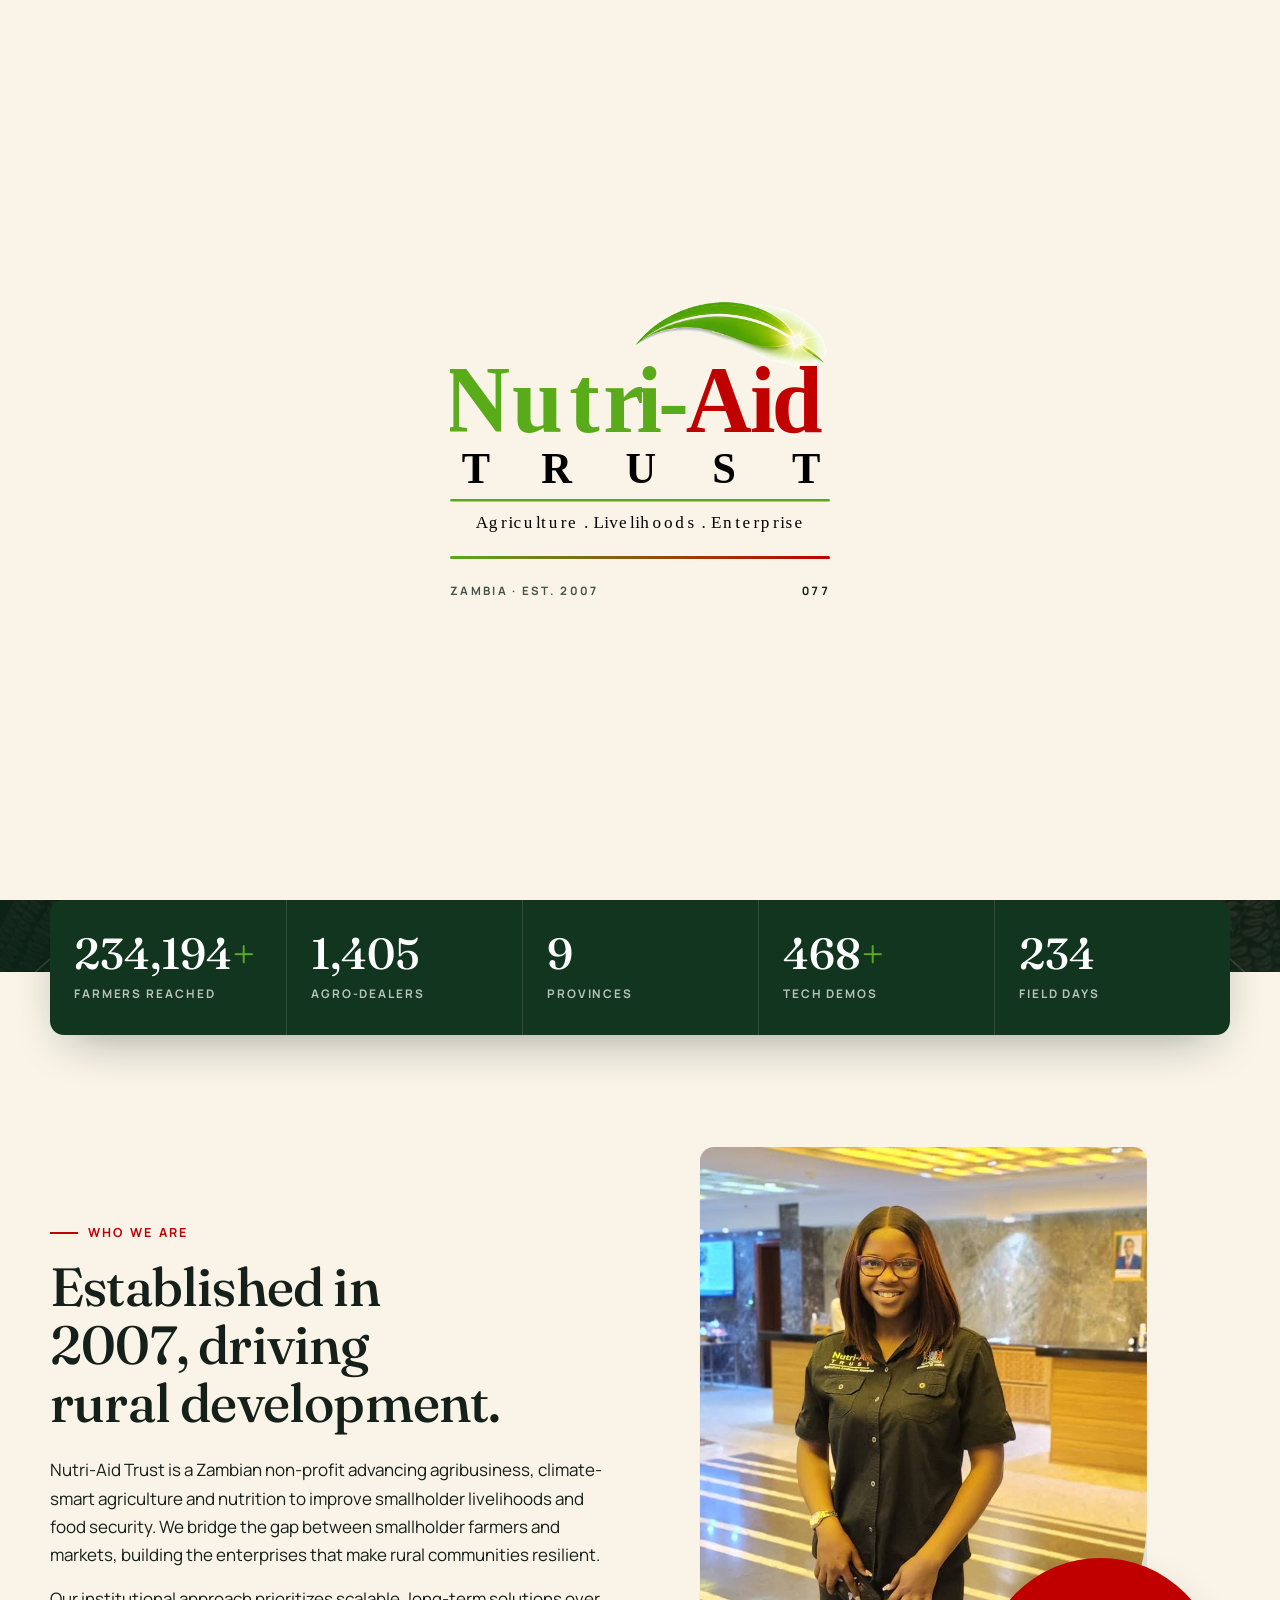
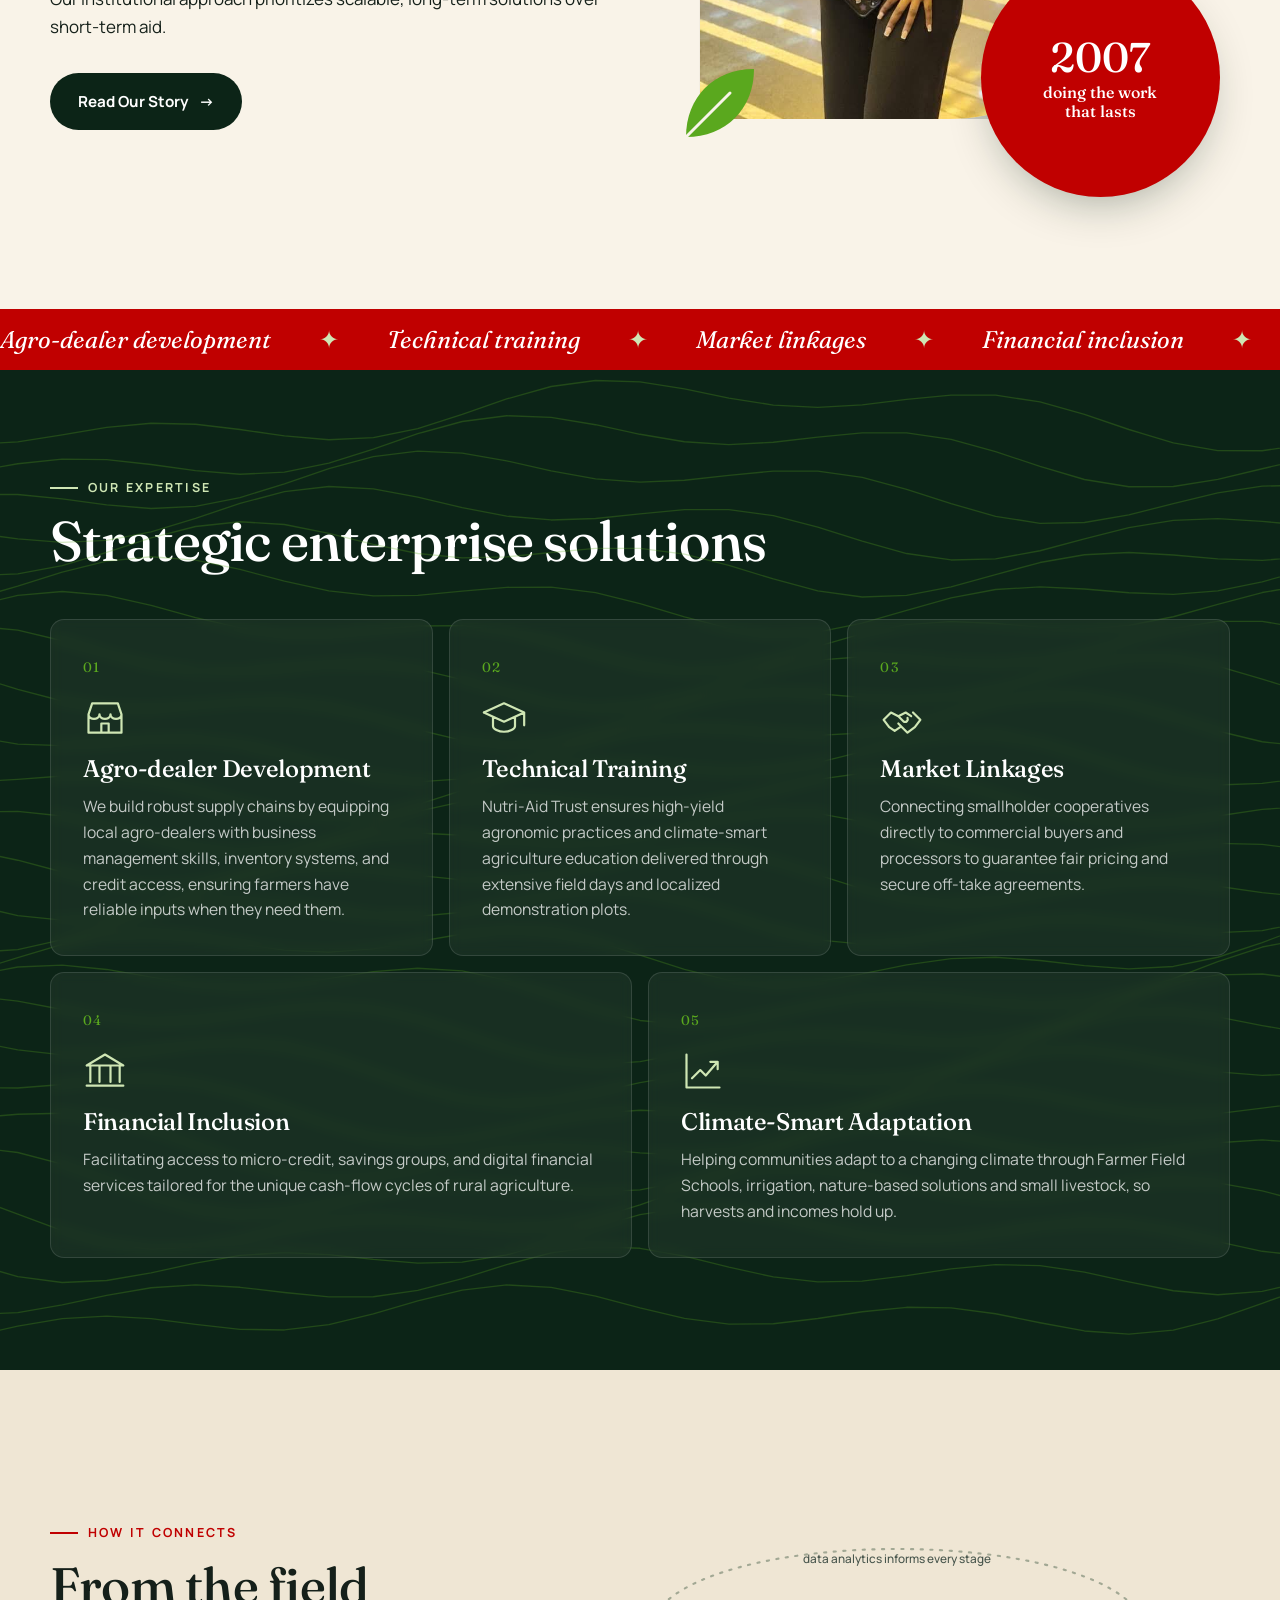
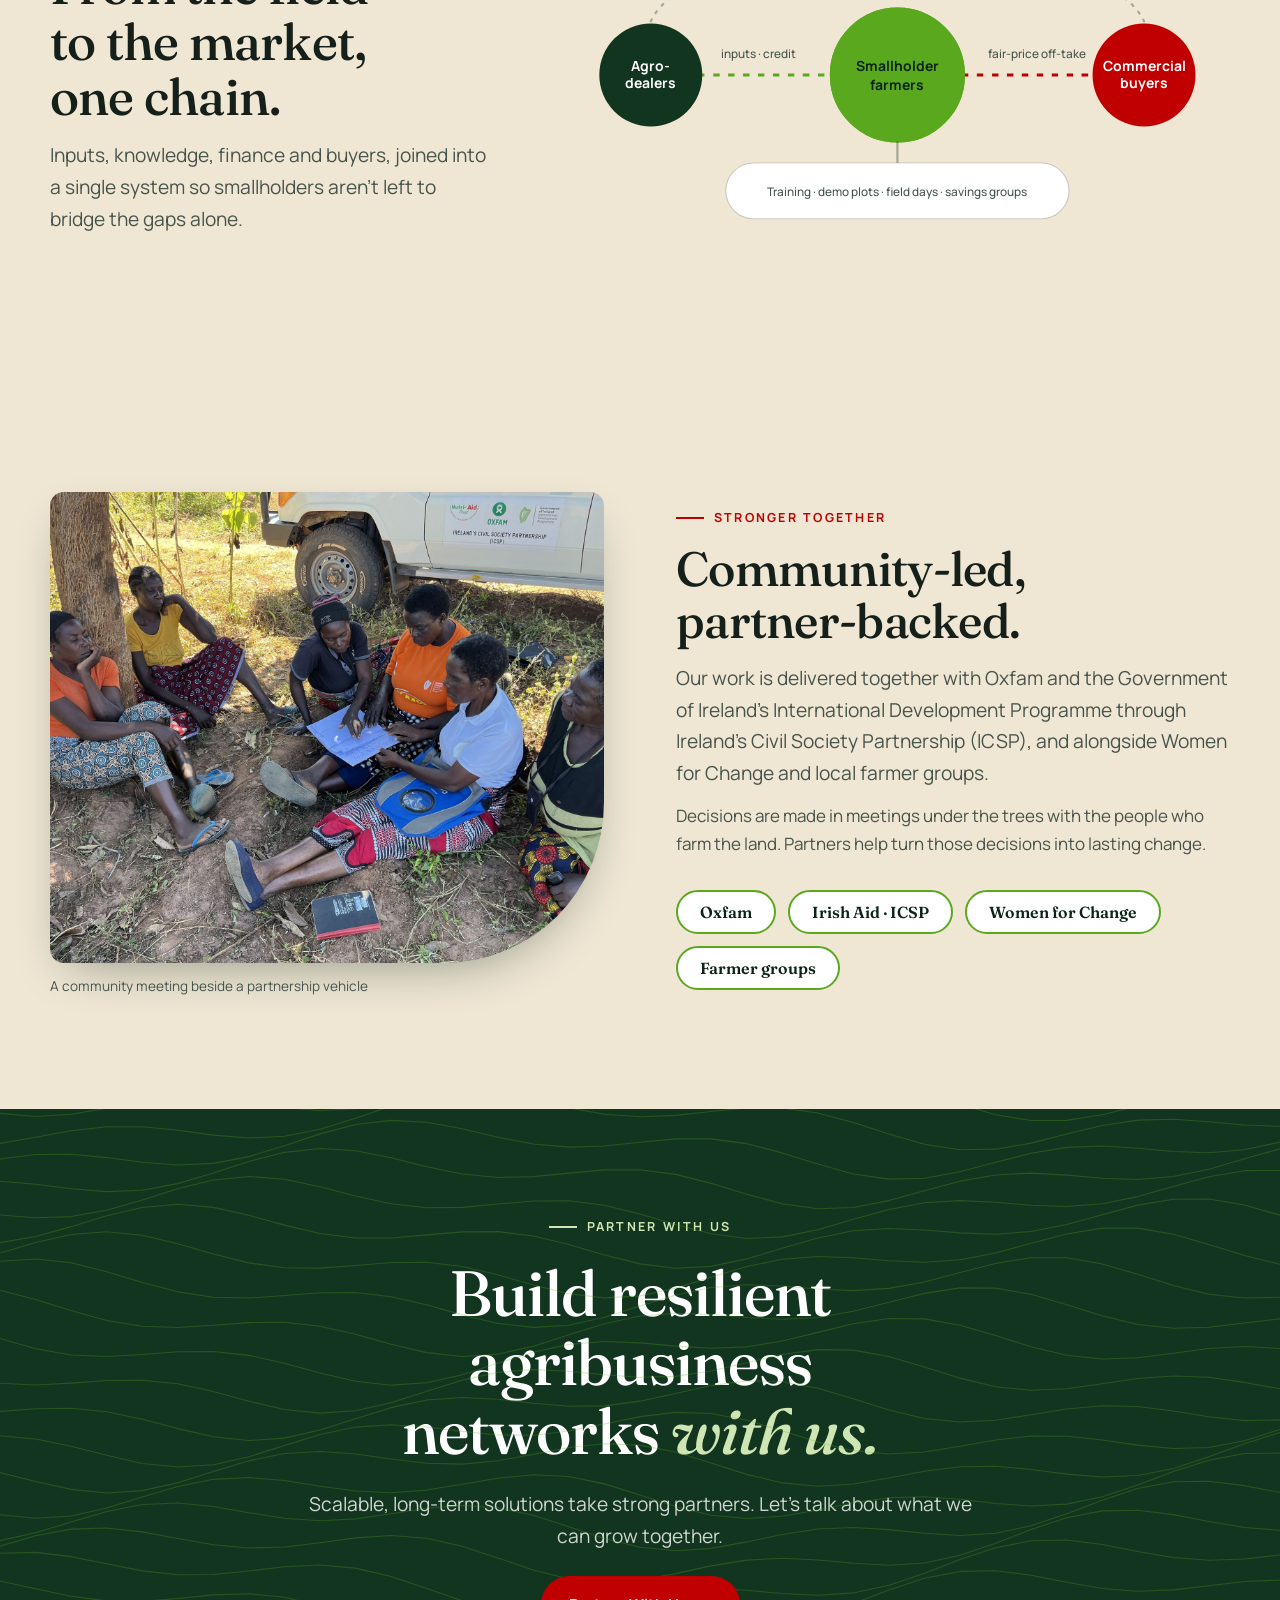
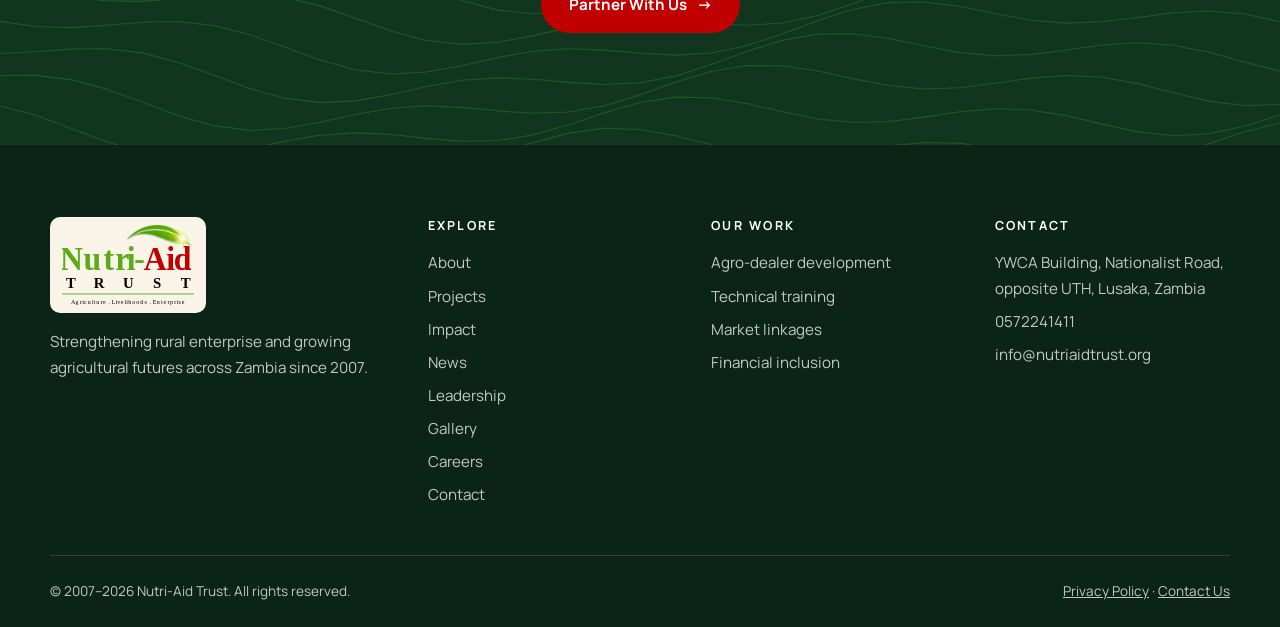
<file: index.html>
<!doctype html>
<html lang="en">
<head>
<meta charset="utf-8">
<meta name="viewport" content="width=device-width, initial-scale=1">
<title>Nutri-Aid Trust — Strengthening Rural Enterprise in Zambia</title>
<meta name="description" content="Nutri-Aid Trust is a Zambian agribusiness NGO building agro-dealer networks, training farmers and linking smallholders to markets since 2007.">
<link rel="icon" href="assets/img/logo.svg">
<link rel="preconnect" href="https://fonts.googleapis.com">
<link rel="preconnect" href="https://fonts.gstatic.com" crossorigin>
<link href="https://fonts.googleapis.com/css2?family=Fraunces:ital,opsz,wght@0,9..144,300..600;1,9..144,300..600&family=Manrope:wght@400;600;700;800&display=swap" rel="stylesheet">
<link rel="stylesheet" href="assets/css/style.css">
<link rel="stylesheet" href="assets/css/motion.css">
<link rel="stylesheet" href="assets/css/extra.css">
<script>try{if(!sessionStorage.getItem("nat-splash")&&!matchMedia("(prefers-reduced-motion: reduce)").matches)document.documentElement.classList.add("splash-active")}catch(e){}</script>
</head>
<body>
<div class="splash" id="splash" role="presentation" aria-hidden="true">
  <div class="splash-panel top"></div><div class="splash-panel bottom"></div>
  <div class="splash-center">
    <img class="splash-logo" src="assets/img/logo.svg" alt="" width="1289" height="780">
    <div class="splash-bar"><i></i></div>
    <div class="splash-meta"><span>Zambia · Est. 2007</span><span class="splash-count">000</span></div>
  </div>
</div>
<a class="skip" href="#main">Skip to content</a>

<header class="site-header">
  <div class="wrap nav">
    <a class="brand" href="index.html" aria-label="Nutri-Aid Trust home"><img src="assets/img/logo.svg" alt="Nutri-Aid Trust" width="1289" height="780"></a>
    <button class="menu-btn" aria-expanded="false" aria-controls="nav-links" aria-label="Open menu"><span></span></button>
    <ul class="nav-links" id="nav-links">
      <li class="nav-home"><a href="index.html" aria-current="page">Home</a></li>
      <li><a href="about.html">About</a></li>
      <li><a href="projects.html">Projects</a></li>
      <li><a href="impact.html">Impact</a></li>
      <li><a href="news.html">News</a></li>
      <li><a href="leadership.html">Leadership</a></li>
      <li><a href="gallery.html">Gallery</a></li>
      <li><a href="careers.html">Careers</a></li>
      <li><a href="contact.html">Contact</a></li>
      <li><a class="btn btn-primary" href="index.html#partner">Partner With Us</a></li>
    </ul>
  </div>
</header>

<main id="main">
<section class="hero on-dark">
  <div class="hero-bg" role="img" aria-label="Large-scale Zambian agricultural field"></div>
  <div class="hero-rows" aria-hidden="true"></div>
  <svg class="hero-badge" viewBox="0 0 128 128" aria-hidden="true">
    <defs><path id="circ" d="M64,64 m-50,0 a50,50 0 1,1 100,0 a50,50 0 1,1 -100,0"/></defs>
    <text><textPath href="#circ">Est. 2007 · Zambia · Est. 2007 · Zambia ·</textPath></text>
    <path d="M64 44c14 0 22 10 22 22-12 0-22-8-22-22zm0 0c-14 0-22 10-22 22 12 0 22-8 22-22zm0 22v18" fill="none" stroke="#5aa81e" stroke-width="3" stroke-linecap="round"/>
  </svg>
  <div class="wrap hero-inner">
    <span class="eyebrow rise" style="--i:0">Agriculture · Livelihoods · Enterprise</span>
    <h1 class="rise" style="--i:1">Strengthening rural enterprise. <em>Growing agricultural futures.</em></h1>
    <p class="lede rise" style="--i:2">Empowering small-scale farmers and building resilient agribusiness networks across Zambia. We transform rural potential into sustainable economic growth through strategic partnerships and scalable innovation.</p>
    <div class="hero-cta rise" style="--i:3">
      <a class="btn btn-primary" href="#expertise">Explore Our Work <span class="arr" aria-hidden="true">→</span></a>
      <a class="btn btn-ghost" href="#partner">Partner With Us</a>
    </div>
  </div>
  <span class="scroll-cue" aria-hidden="true"></span>
</section>

<section class="stats" aria-label="Impact at a glance">
  <div class="wrap">
    <div class="stats-grid">
      <div class="stat"><b><span data-count="250000">250,000</span><i>+</i></b><span>Farmers reached</span></div>
      <div class="stat"><b><span data-count="1500">1,500</span></b><span>Agro-dealers</span></div>
      <div class="stat"><b><span data-count="10">10</span></b><span>Provinces</span></div>
      <div class="stat"><b><span data-count="500">500</span><i>+</i></b><span>Tech demos</span></div>
      <div class="stat"><b><span data-count="250">250</span></b><span>Field days</span></div>
    </div>
  </div>
</section>

<section class="section" id="about">
  <div class="wrap story">
    <div class="reveal">
      <span class="eyebrow">Who we are</span>
      <h2>Established in 2007, driving rural development.</h2>
      <p>Nutri-Aid Trust is a Zambian non-profit advancing agribusiness, climate-smart agriculture and nutrition to improve smallholder livelihoods and food security. We bridge the gap between smallholder farmers and markets, building the enterprises that make rural communities resilient.</p>
      <p>Our institutional approach prioritizes scalable, long-term solutions over short-term aid.</p>
      <a class="btn btn-dark" href="about.html">Read Our Story <span class="arr" aria-hidden="true">→</span></a>
    </div>
    <div class="collage reveal" style="--i:2">
      <div class="a" role="img" aria-label="Agricultural training session"></div>
      <div class="b"><div><strong>2007</strong>doing the work<br>that lasts</div></div>
      <svg class="leaf" viewBox="0 0 84 84" aria-hidden="true"><path d="M8 76C8 36 36 8 76 8c0 40-28 68-68 68z" fill="currentColor"/><path d="M8 76L52 32" stroke="#f9f3e8" stroke-width="3" stroke-linecap="round"/></svg>
    </div>
  </div>
</section>

<div class="marquee" aria-hidden="true">
  <div class="marquee-track">
    <span>Agro-dealer development</span><span>Technical training</span><span>Market linkages</span><span>Financial inclusion</span><span>Climate-smart adaptation</span>
    <span>Agro-dealer development</span><span>Technical training</span><span>Market linkages</span><span>Financial inclusion</span><span>Climate-smart adaptation</span>
  </div>
</div>

<section class="section expertise on-dark" id="expertise">
  <div class="contours" aria-hidden="true"></div>
  <div class="wrap">
    <div class="section-head reveal">
      <span class="eyebrow">Our expertise</span>
      <h2>Strategic enterprise solutions</h2>
    </div>
    <div class="pillars">
      <article class="pillar reveal" style="--i:0"><span class="no">01</span>
        <svg viewBox="0 0 48 48" fill="none" stroke="currentColor" stroke-width="2.4" stroke-linecap="round" stroke-linejoin="round" aria-hidden="true"><path d="M6 20l4-12h28l4 12M6 20v20h36V20M6 20c0 4 4 5 6 5s6-1 6-5c0 4 4 5 6 5s6-1 6-5c0 4 4 5 6 5s6-1 6-5M20 40V30h8v10"/></svg>
        <h3>Agro-dealer Development</h3>
        <p>We build robust supply chains by equipping local agro-dealers with business management skills, inventory systems, and credit access, ensuring farmers have reliable inputs when they need them.</p></article>
      <article class="pillar reveal" style="--i:1"><span class="no">02</span>
        <svg viewBox="0 0 48 48" fill="none" stroke="currentColor" stroke-width="2.4" stroke-linecap="round" stroke-linejoin="round" aria-hidden="true"><path d="M2 18L24 8l22 10-22 10L2 18zM12 23v10c0 3 6 6 12 6s12-3 12-6V23M46 18v14"/></svg>
        <h3>Technical Training</h3>
        <p>Nutri-Aid Trust ensures high-yield agronomic practices and climate-smart agriculture education delivered through extensive field days and localized demonstration plots.</p></article>
      <article class="pillar reveal" style="--i:2"><span class="no">03</span>
        <svg viewBox="0 0 48 48" fill="none" stroke="currentColor" stroke-width="2.4" stroke-linecap="round" stroke-linejoin="round" aria-hidden="true"><path d="M4 26l8-8 8 4 8-4 6 4M44 26l-8-8M4 26l6 8 6 4 6-4M44 26l-6 8-8 6-6-6-4-4M20 22l6 6a3 3 0 004-4"/></svg>
        <h3>Market Linkages</h3>
        <p>Connecting smallholder cooperatives directly to commercial buyers and processors to guarantee fair pricing and secure off-take agreements.</p></article>
      <article class="pillar reveal" style="--i:3"><span class="no">04</span>
        <svg viewBox="0 0 48 48" fill="none" stroke="currentColor" stroke-width="2.4" stroke-linecap="round" stroke-linejoin="round" aria-hidden="true"><path d="M4 18L24 6l20 12H4zM8 18v18M18 18v18M30 18v18M40 18v18M4 40h40"/></svg>
        <h3>Financial Inclusion</h3>
        <p>Facilitating access to micro-credit, savings groups, and digital financial services tailored for the unique cash-flow cycles of rural agriculture.</p></article>
      <article class="pillar reveal" style="--i:4"><span class="no">05</span>
        <svg viewBox="0 0 48 48" fill="none" stroke="currentColor" stroke-width="2.4" stroke-linecap="round" stroke-linejoin="round" aria-hidden="true"><path d="M6 6v36h36M12 32l9-9 6 6 13-15M32 14h8v8"/></svg>
        <h3>Climate-Smart Adaptation</h3>
        <p>Helping communities adapt to a changing climate through Farmer Field Schools, irrigation, nature-based solutions and small livestock, so harvests and incomes hold up.</p></article>
    </div>
  </div>
</section>

<section class="section chain" id="approach">
  <div class="wrap chain-wrap">
    <div class="reveal">
      <span class="eyebrow">How it connects</span>
      <h2>From the field to the market, one chain.</h2>
      <p class="lede">Inputs, knowledge, finance and buyers, joined into a single system so smallholders aren't left to bridge the gaps alone.</p>
    </div>
    <div class="reveal" style="--i:2">
      <svg viewBox="0 0 620 360" role="img" aria-label="Diagram: agro-dealers supply farmers with inputs, training and finance; farmers sell through cooperatives to commercial buyers; data analytics informs every stage.">
        <path class="flow" d="M110 180 C 170 180, 190 180, 250 180" stroke="#5aa81e" stroke-width="3" fill="none"/>
        <path class="flow" d="M370 180 C 430 180, 450 180, 510 180" stroke="#c00000" stroke-width="3" fill="none"/>
        <path d="M80 130 C 120 40, 500 40, 540 130" stroke="#12351f" stroke-opacity=".35" stroke-width="2" fill="none" stroke-dasharray="2 7" stroke-linecap="round"/>
        <g><circle cx="80" cy="180" r="48" fill="#12351f"/><text class="node-label" x="80" y="176" text-anchor="middle" fill="#fff" style="fill:#fff">Agro-</text><text class="node-label" x="80" y="192" text-anchor="middle" style="fill:#fff">dealers</text></g>
        <circle class="pulse" cx="310" cy="180" r="62"/><circle class="pulse p2" cx="310" cy="180" r="62"/><g><circle cx="310" cy="180" r="62" fill="#5aa81e"/><text class="node-label" x="310" y="176" text-anchor="middle" style="fill:#0c2417">Smallholder</text><text class="node-label" x="310" y="194" text-anchor="middle" style="fill:#0c2417">farmers</text></g>
        <g><circle cx="540" cy="180" r="48" fill="#c00000"/><text class="node-label" x="540" y="176" text-anchor="middle" style="fill:#fff">Commercial</text><text class="node-label" x="540" y="192" text-anchor="middle" style="fill:#fff">buyers</text></g>
        <text class="node-sub" x="180" y="164" text-anchor="middle">inputs · credit</text>
        <text class="node-sub" x="440" y="164" text-anchor="middle">fair-price off-take</text>
        <text class="node-sub" x="310" y="76" text-anchor="middle">data analytics informs every stage</text>
        <g transform="translate(150 262)"><rect width="320" height="52" rx="26" fill="#fff" stroke="#12351f" stroke-opacity=".2"/><text class="node-sub" x="160" y="31" text-anchor="middle">Training · demo plots · field days · savings groups</text></g>
        <path d="M310 242 V 262" stroke="#12351f" stroke-opacity=".35" stroke-width="2"/>
      </svg>
    </div>
  </div>
</section>

<section class="section partners" id="partners">
  <div class="wrap partners-grid">
    <figure class="partner-photo reveal">
      <img src="assets/img/gallery/community-meeting.jpg" alt="Women farmers reviewing records beside a project vehicle carrying the Nutri-Aid Trust, Oxfam and Irish Aid partnership logos" width="1800" height="1350" loading="lazy">
      <figcaption>A community meeting beside a partnership vehicle</figcaption>
    </figure>
    <div class="reveal" style="--i:1">
      <span class="eyebrow">Stronger together</span>
      <h2>Community-led, partner-backed.</h2>
      <p class="lede">Our work is delivered together with Oxfam and the Government of Ireland&rsquo;s International Development Programme through Ireland&rsquo;s Civil Society Partnership (ICSP), and alongside Women for Change and local farmer groups.</p>
      <p>Decisions are made in meetings under the trees with the people who farm the land. Partners help turn those decisions into lasting change.</p>
      <ul class="partner-pills"><li>Oxfam</li><li>Irish Aid &middot; ICSP</li><li>Women for Change</li><li>Farmer groups</li></ul>
    </div>
  </div>
</section>

<section class="section cta on-dark" id="partner">
  <div class="contours" aria-hidden="true"></div>
  <div class="wrap reveal">
    <span class="eyebrow">Partner with us</span>
    <h2>Build resilient agribusiness networks <em>with us.</em></h2>
    <p class="lede">Scalable, long-term solutions take strong partners. Let's talk about what we can grow together.</p>
    <a class="btn btn-primary" href="mailto:info@nutriaidtrust.org">Partner With Us <span class="arr" aria-hidden="true">→</span></a>
  </div>
</section>
</main>

<footer class="site-footer">
  <div class="wrap">
    <div class="foot-grid">
      <div><img src="assets/img/logo.svg" alt="Nutri-Aid Trust" width="1289" height="780"><p>Strengthening rural enterprise and growing agricultural futures across Zambia since 2007.</p></div>
      <div><h4>Explore</h4><ul><li><a href="about.html">About</a></li><li><a href="projects.html">Projects</a></li><li><a href="impact.html">Impact</a></li><li><a href="news.html">News</a></li><li><a href="leadership.html">Leadership</a></li><li><a href="gallery.html">Gallery</a></li><li><a href="careers.html">Careers</a></li><li><a href="contact.html">Contact</a></li></ul></div>
      <div><h4>Our work</h4><ul><li><a href="index.html#expertise">Agro-dealer development</a></li><li><a href="index.html#expertise">Technical training</a></li><li><a href="index.html#expertise">Market linkages</a></li><li><a href="index.html#expertise">Financial inclusion</a></li></ul></div>
      <div><h4>Contact</h4><ul><li>YWCA Building, Nationalist Road, opposite UTH, Lusaka, Zambia</li><li><a href="tel:0572241411">0572241411</a></li><li><a href="mailto:info@nutriaidtrust.org">info@nutriaidtrust.org</a></li></ul></div>
    </div>
    <div class="foot-base"><span>© 2007–<span id="yr">2026</span> Nutri-Aid Trust. All rights reserved.</span><span><a href="#">Privacy Policy</a> · <a href="contact.html">Contact Us</a></span></div>
  </div>
</footer>
<script src="assets/js/main.js"></script>
<script src="assets/js/motion.js"></script>
<script>document.getElementById("yr").textContent = new Date().getFullYear();</script>
</body>
</html>
</file>
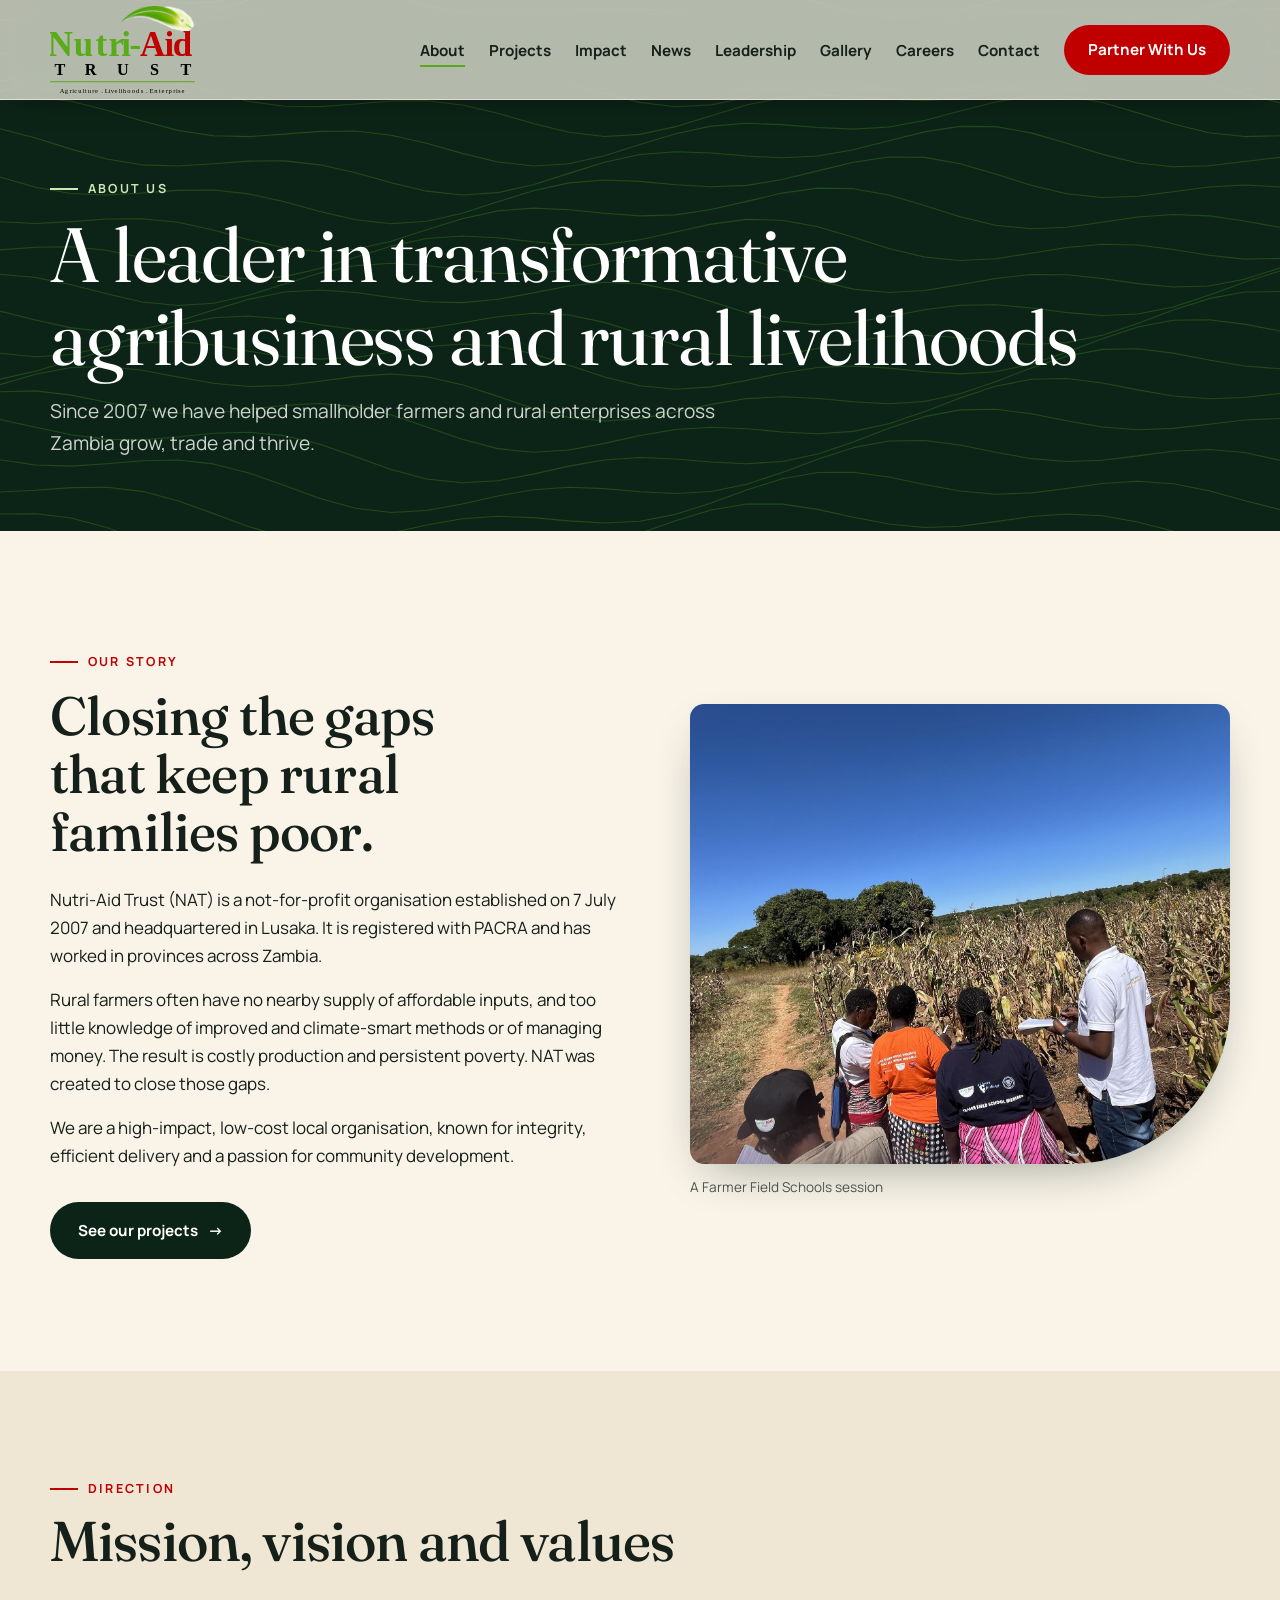
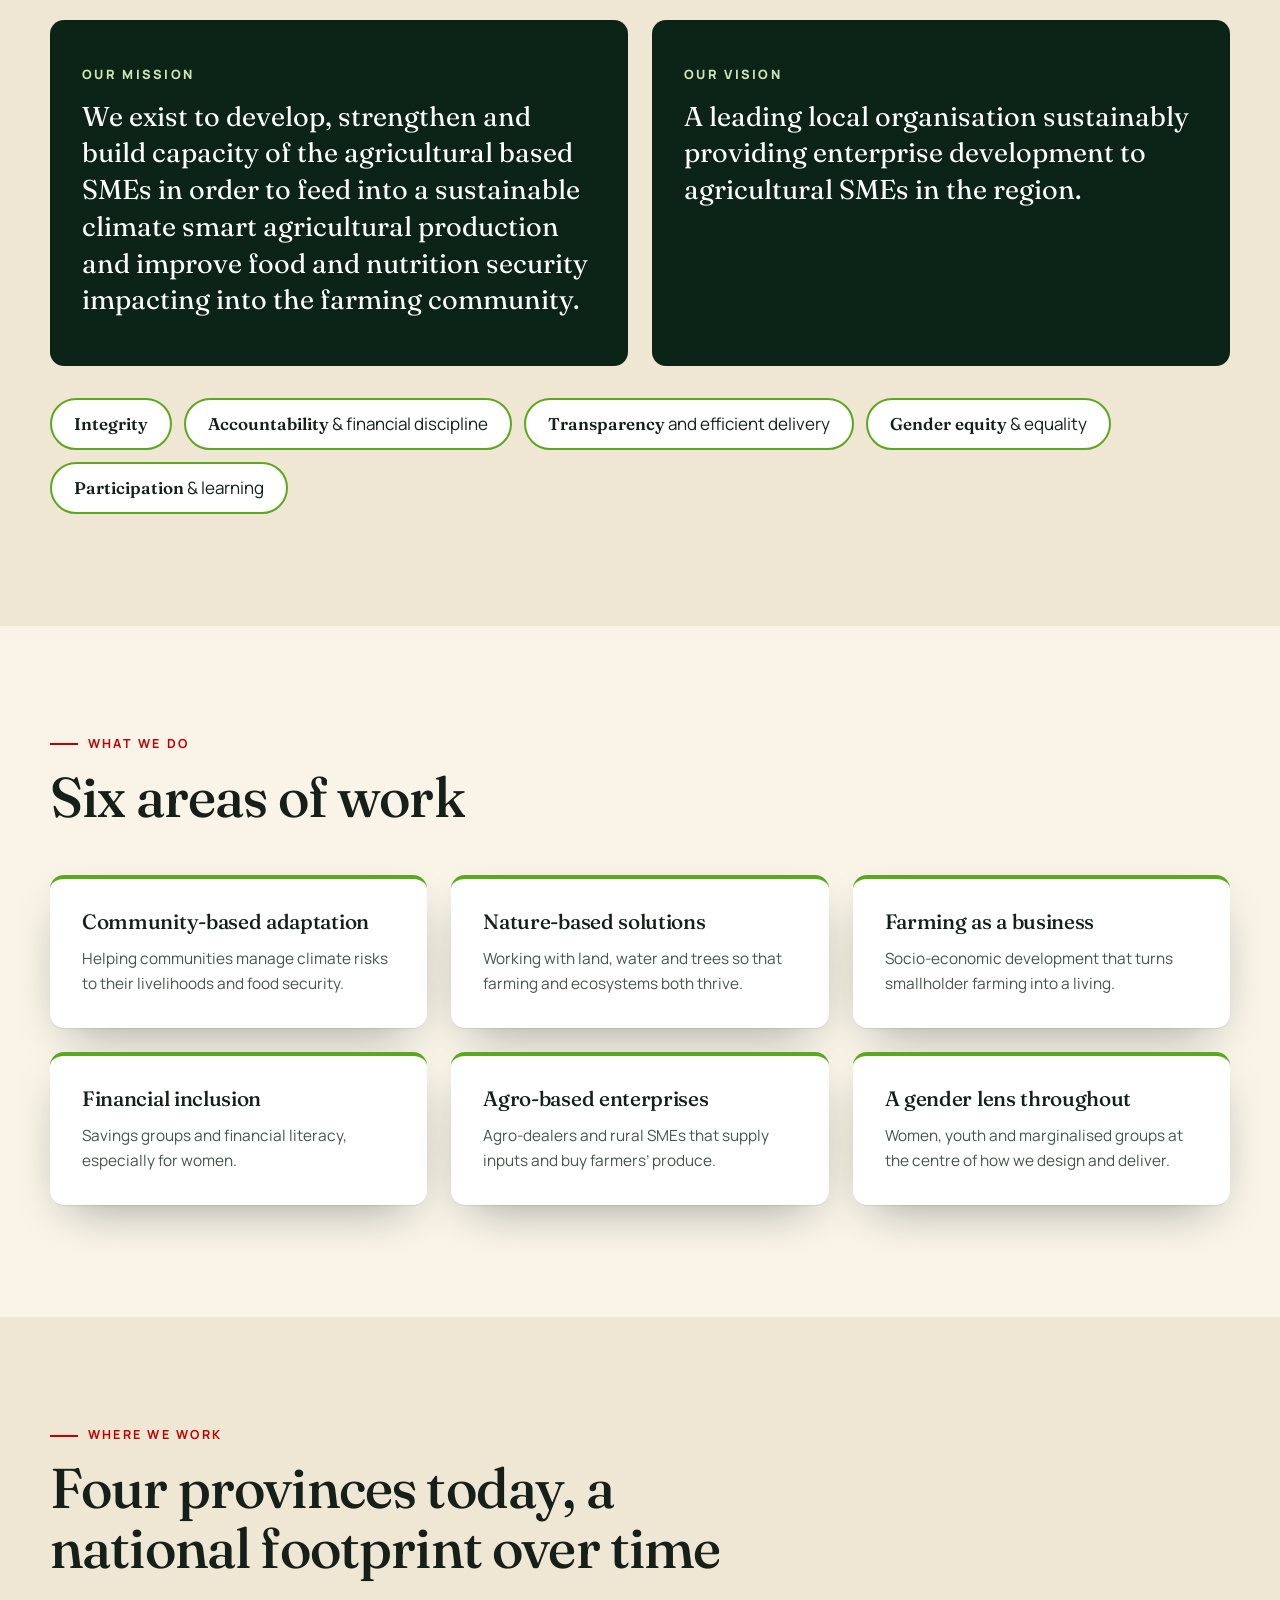
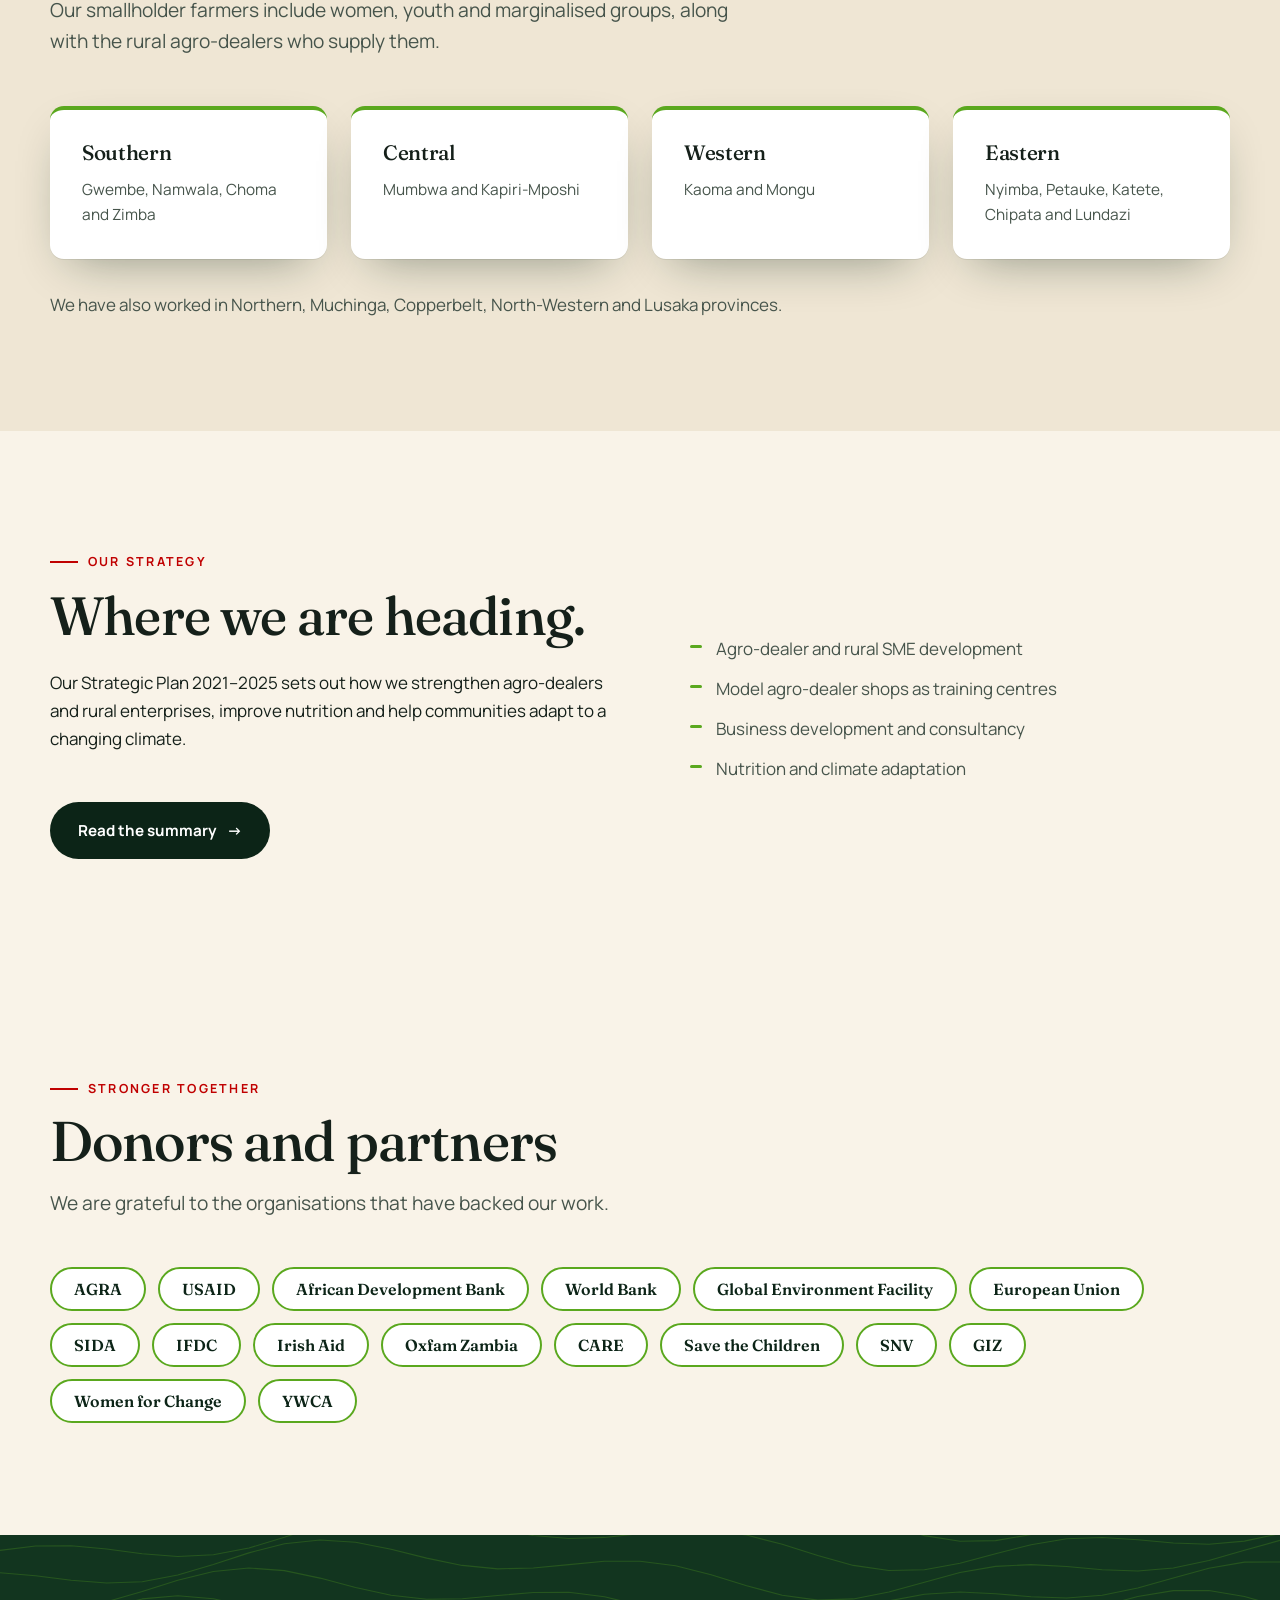
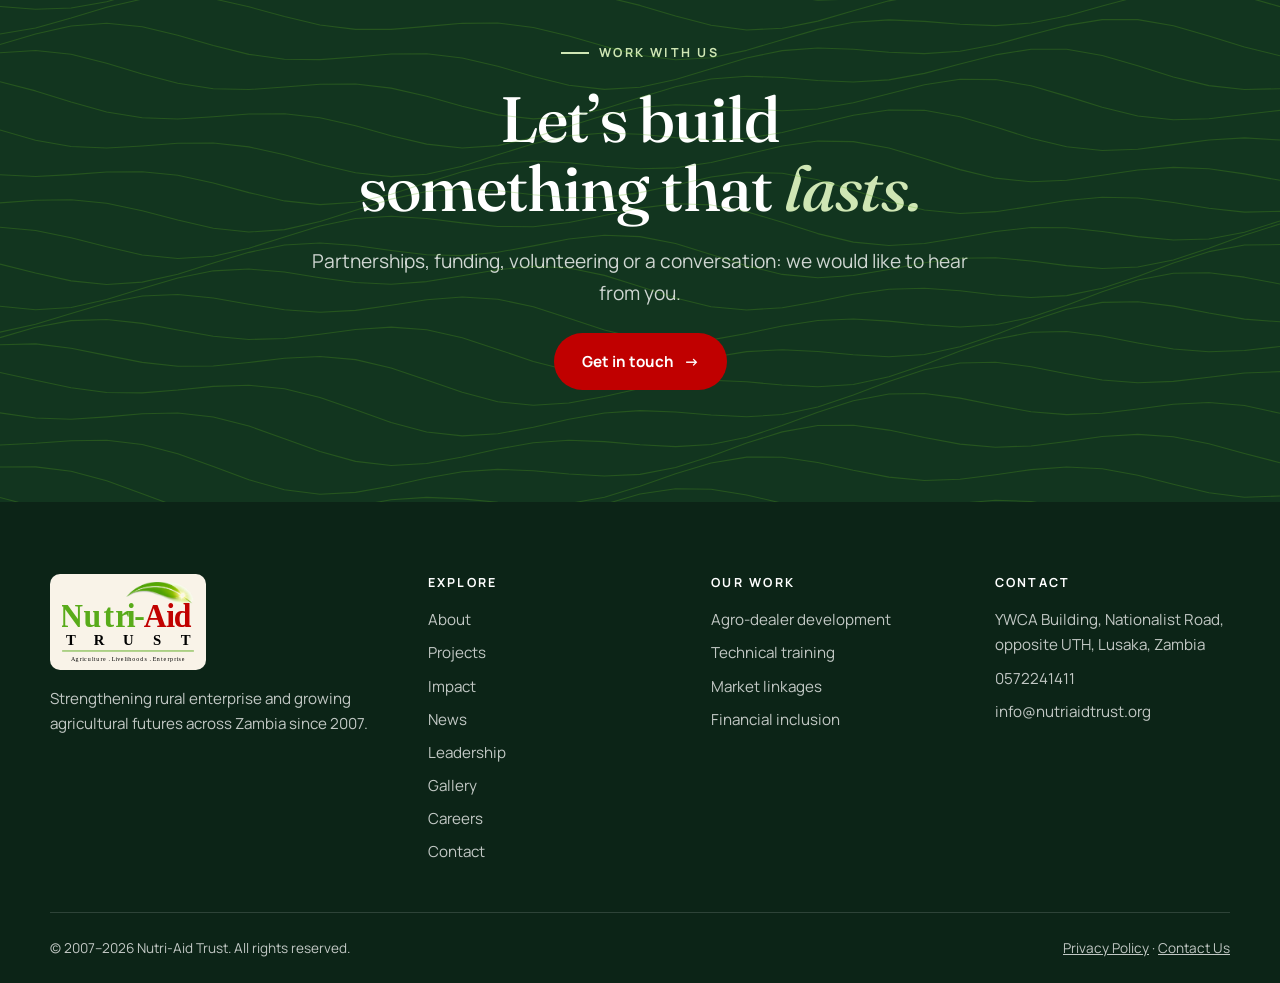
<file: about.html>
<!doctype html>
<html lang="en">
<head>
<meta charset="utf-8">
<meta name="viewport" content="width=device-width, initial-scale=1">
<title>About — Nutri-Aid Trust</title>
<meta name="description" content="Nutri-Aid Trust is a Zambian not-for-profit advancing agribusiness, climate-smart agriculture and nutrition to improve smallholder livelihoods and food security.">
<link rel="icon" href="assets/img/logo.svg">
<link rel="preconnect" href="https://fonts.googleapis.com">
<link rel="preconnect" href="https://fonts.gstatic.com" crossorigin>
<link href="https://fonts.googleapis.com/css2?family=Fraunces:ital,opsz,wght@0,9..144,300..600;1,9..144,300..600&family=Manrope:wght@400;600;700;800&display=swap" rel="stylesheet">
<link rel="stylesheet" href="assets/css/style.css">
<link rel="stylesheet" href="assets/css/motion.css">
<link rel="stylesheet" href="assets/css/extra.css">
</head>
<body>
<a class="skip" href="#main">Skip to content</a>

<header class="site-header solid">
  <div class="wrap nav">
    <a class="brand" href="index.html" aria-label="Nutri-Aid Trust home"><img src="assets/img/logo.svg" alt="Nutri-Aid Trust" width="1289" height="780"></a>
    <button class="menu-btn" aria-expanded="false" aria-controls="nav-links" aria-label="Open menu"><span></span></button>
    <ul class="nav-links" id="nav-links">
      <li class="nav-home"><a href="index.html">Home</a></li>
      <li><a href="about.html" aria-current="page">About</a></li>
      <li><a href="projects.html">Projects</a></li>
      <li><a href="impact.html">Impact</a></li>
      <li><a href="news.html">News</a></li>
      <li><a href="leadership.html">Leadership</a></li>
      <li><a href="gallery.html">Gallery</a></li>
      <li><a href="careers.html">Careers</a></li>
      <li><a href="contact.html">Contact</a></li>
      <li><a class="btn btn-primary" href="index.html#partner">Partner With Us</a></li>
    </ul>
  </div>
</header>

<main id="main">
<section class="page-hero on-dark"><div class="contours" aria-hidden="true"></div><div class="wrap">
<span class="eyebrow rise">About us</span><h1 class="rise" style="--i:1">A leader in transformative agribusiness and rural livelihoods</h1><p class="lede rise" style="--i:2">Since 2007 we have helped smallholder farmers and rural enterprises across Zambia grow, trade and thrive.</p></div></section>

<section class="section"><div class="wrap story">
  <div class="reveal">
    <span class="eyebrow">Our story</span>
    <h2>Closing the gaps that keep rural families poor.</h2>
    <p>Nutri-Aid Trust (NAT) is a not-for-profit organisation established on 7 July 2007 and headquartered in Lusaka. It is registered with PACRA and has worked in provinces across Zambia.</p>
    <p>Rural farmers often have no nearby supply of affordable inputs, and too little knowledge of improved and climate-smart methods or of managing money. The result is costly production and persistent poverty. NAT was created to close those gaps.</p>
    <p>We are a high-impact, low-cost local organisation, known for integrity, efficient delivery and a passion for community development.</p>
    <a class="btn btn-dark" href="projects.html">See our projects <span class="arr" aria-hidden="true">&rarr;</span></a>
  </div>
  <figure class="about-photo reveal" style="--i:2"><img src="assets/img/gallery/field-school.jpg" alt="Farmers and facilitators gathered around a demonstration plot" width="1800" height="1350" loading="lazy"><figcaption>A Farmer Field Schools session</figcaption></figure>
</div></section>

<section class="section tint"><div class="wrap">
  <div class="section-head reveal"><span class="eyebrow">Direction</span><h2>Mission, vision and values</h2></div>
  <div class="mv">
    <article class="mv-card reveal"><h3>Our mission</h3><p>We exist to develop, strengthen and build capacity of the agricultural based SMEs in order to feed into a sustainable climate smart agricultural production and improve food and nutrition security impacting into the farming community.</p></article>
    <article class="mv-card reveal" style="--i:1"><h3>Our vision</h3><p>A leading local organisation sustainably providing enterprise development to agricultural SMEs in the region.</p></article>
  </div>
  <ul class="values reveal" style="--i:2">
    <li><b>Integrity</b></li><li><b>Accountability</b> &amp; financial discipline</li><li><b>Transparency</b> and efficient delivery</li><li><b>Gender equity</b> &amp; equality</li><li><b>Participation</b> &amp; learning</li>
  </ul>
</div></section>

<section class="section"><div class="wrap">
  <div class="section-head reveal"><span class="eyebrow">What we do</span><h2>Six areas of work</h2></div>
  <div class="areas">
    <article class="area reveal"><h3>Community-based adaptation</h3><p>Helping communities manage climate risks to their livelihoods and food security.</p></article>
    <article class="area reveal" style="--i:1"><h3>Nature-based solutions</h3><p>Working with land, water and trees so that farming and ecosystems both thrive.</p></article>
    <article class="area reveal" style="--i:2"><h3>Farming as a business</h3><p>Socio-economic development that turns smallholder farming into a living.</p></article>
    <article class="area reveal"><h3>Financial inclusion</h3><p>Savings groups and financial literacy, especially for women.</p></article>
    <article class="area reveal" style="--i:1"><h3>Agro-based enterprises</h3><p>Agro-dealers and rural SMEs that supply inputs and buy farmers&rsquo; produce.</p></article>
    <article class="area reveal" style="--i:2"><h3>A gender lens throughout</h3><p>Women, youth and marginalised groups at the centre of how we design and deliver.</p></article>
  </div>
</div></section>

<section class="section tint"><div class="wrap">
  <div class="section-head reveal"><span class="eyebrow">Where we work</span><h2>Four provinces today, a national footprint over time</h2><p class="lede">Our smallholder farmers include women, youth and marginalised groups, along with the rural agro-dealers who supply them.</p></div>
  <div class="regions">
    <article class="region reveal"><h3>Southern</h3><p>Gwembe, Namwala, Choma and Zimba</p></article>
    <article class="region reveal" style="--i:1"><h3>Central</h3><p>Mumbwa and Kapiri-Mposhi</p></article>
    <article class="region reveal" style="--i:2"><h3>Western</h3><p>Kaoma and Mongu</p></article>
    <article class="region reveal" style="--i:3"><h3>Eastern</h3><p>Nyimba, Petauke, Katete, Chipata and Lundazi</p></article>
  </div>
  <p class="regions-note reveal">We have also worked in Northern, Muchinga, Copperbelt, North-Western and Lusaka provinces.</p>
</div></section>

<section class="section"><div class="wrap story">
  <div class="reveal"><span class="eyebrow">Our strategy</span><h2>Where we are heading.</h2>
  <p>Our Strategic Plan 2021&ndash;2025 sets out how we strengthen agro-dealers and rural enterprises, improve nutrition and help communities adapt to a changing climate.</p>
  <p><a class="btn btn-dark" href="strategy.html">Read the summary <span class="arr" aria-hidden="true">&rarr;</span></a></p></div>
  <div class="reveal" style="--i:2"><ul class="plain"><li>Agro-dealer and rural SME development</li><li>Model agro-dealer shops as training centres</li><li>Business development and consultancy</li><li>Nutrition and climate adaptation</li></ul></div>
</div></section>

<section class="section"><div class="wrap">
  <div class="section-head reveal"><span class="eyebrow">Stronger together</span><h2>Donors and partners</h2><p class="lede">We are grateful to the organisations that have backed our work.</p></div>
  <ul class="partner-pills reveal">
    <li>AGRA</li><li>USAID</li><li>African Development Bank</li><li>World Bank</li><li>Global Environment Facility</li><li>European Union</li><li>SIDA</li><li>IFDC</li><li>Irish Aid</li><li>Oxfam Zambia</li><li>CARE</li><li>Save the Children</li><li>SNV</li><li>GIZ</li><li>Women for Change</li><li>YWCA</li>
  </ul>
</div></section>

<section class="section cta on-dark"><div class="contours" aria-hidden="true"></div>
  <div class="wrap reveal"><span class="eyebrow">Work with us</span><h2>Let&rsquo;s build something that <em>lasts.</em></h2>
  <p class="lede">Partnerships, funding, volunteering or a conversation: we would like to hear from you.</p>
  <a class="btn btn-primary" href="contact.html">Get in touch <span class="arr" aria-hidden="true">&rarr;</span></a></div></section>
</main>

<footer class="site-footer">
  <div class="wrap">
    <div class="foot-grid">
      <div><img src="assets/img/logo.svg" alt="Nutri-Aid Trust" width="1289" height="780"><p>Strengthening rural enterprise and growing agricultural futures across Zambia since 2007.</p></div>
      <div><h4>Explore</h4><ul><li><a href="about.html">About</a></li><li><a href="projects.html">Projects</a></li><li><a href="impact.html">Impact</a></li><li><a href="news.html">News</a></li><li><a href="leadership.html">Leadership</a></li><li><a href="gallery.html">Gallery</a></li><li><a href="careers.html">Careers</a></li><li><a href="contact.html">Contact</a></li></ul></div>
      <div><h4>Our work</h4><ul><li><a href="index.html#expertise">Agro-dealer development</a></li><li><a href="index.html#expertise">Technical training</a></li><li><a href="index.html#expertise">Market linkages</a></li><li><a href="index.html#expertise">Financial inclusion</a></li></ul></div>
      <div><h4>Contact</h4><ul><li>YWCA Building, Nationalist Road, opposite UTH, Lusaka, Zambia</li><li><a href="tel:0572241411">0572241411</a></li><li><a href="mailto:info@nutriaidtrust.org">info@nutriaidtrust.org</a></li></ul></div>
    </div>
    <div class="foot-base"><span>© 2007–<span id="yr">2026</span> Nutri-Aid Trust. All rights reserved.</span><span><a href="#">Privacy Policy</a> · <a href="contact.html">Contact Us</a></span></div>
  </div>
</footer>

<script src="assets/js/main.js"></script>

<script src="assets/js/motion.js"></script>
<script>document.getElementById("yr").textContent = new Date().getFullYear();</script>
</body>
</html>
</file>
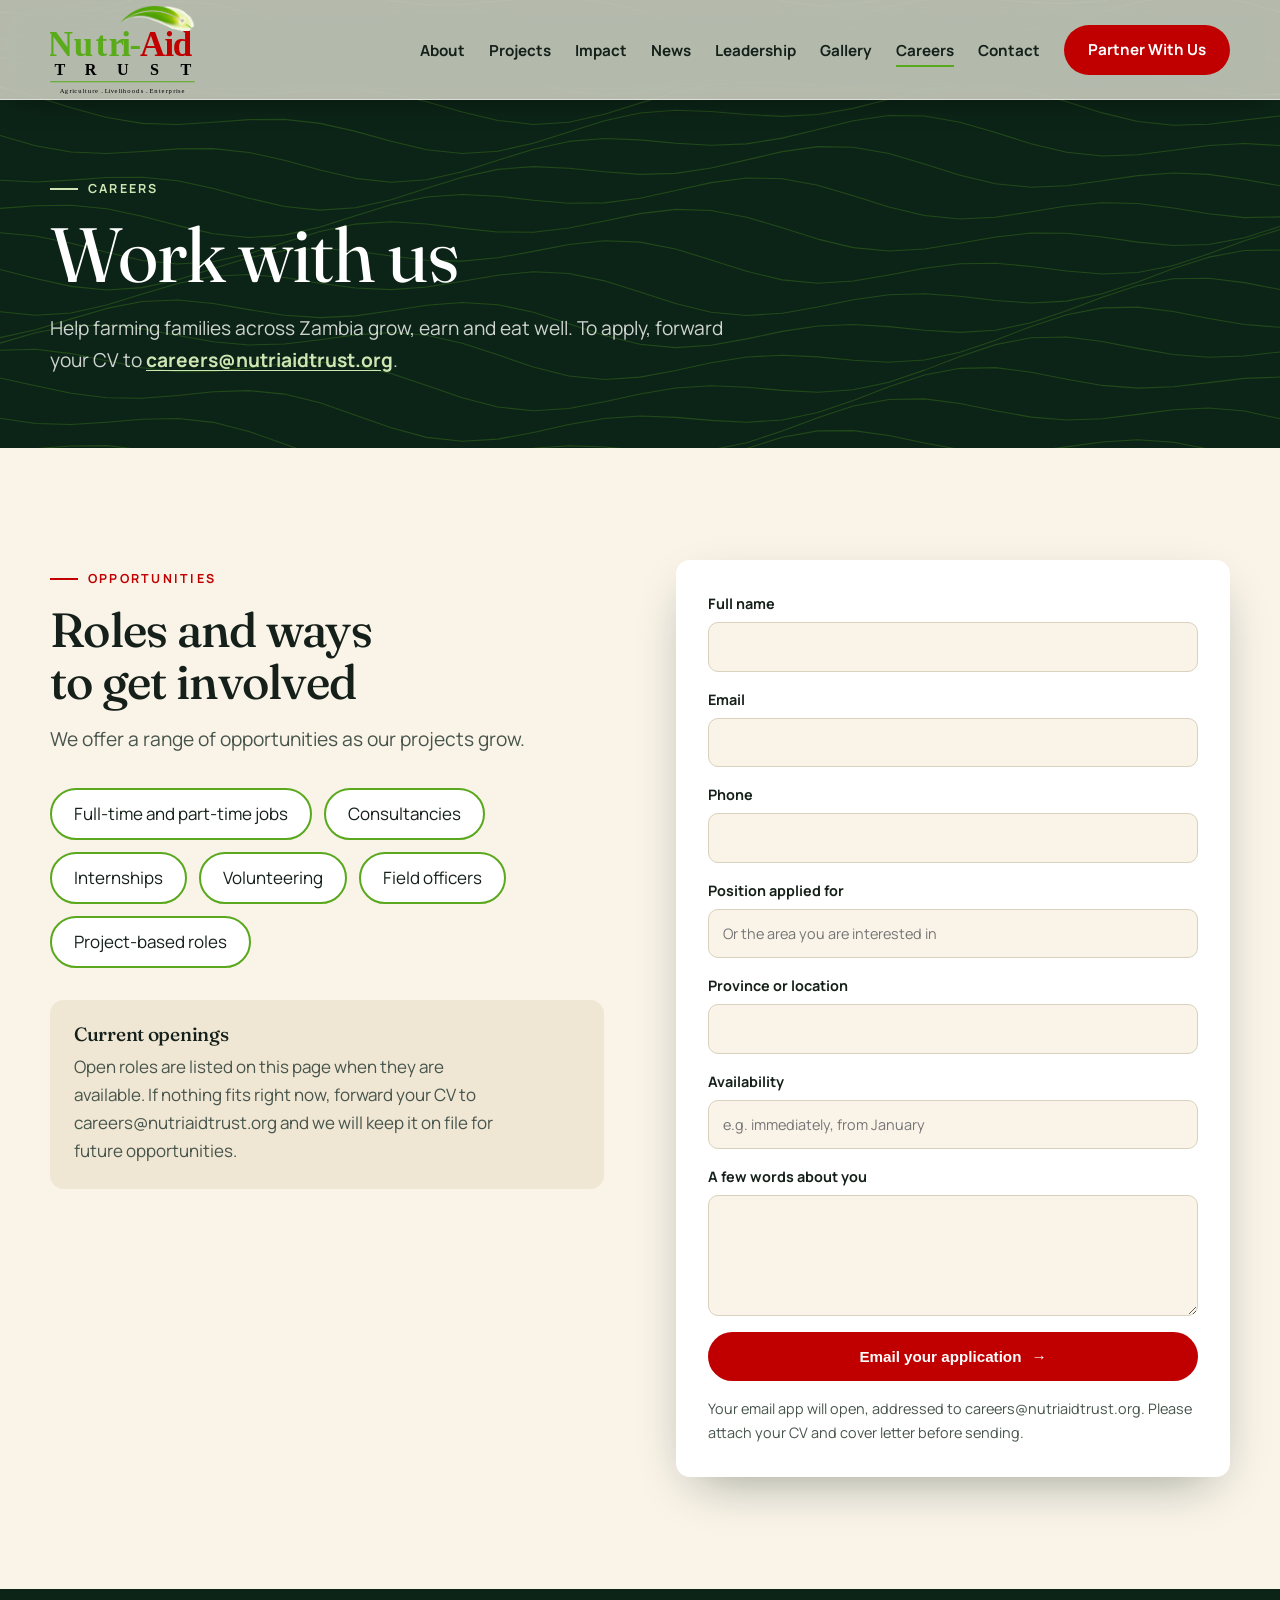
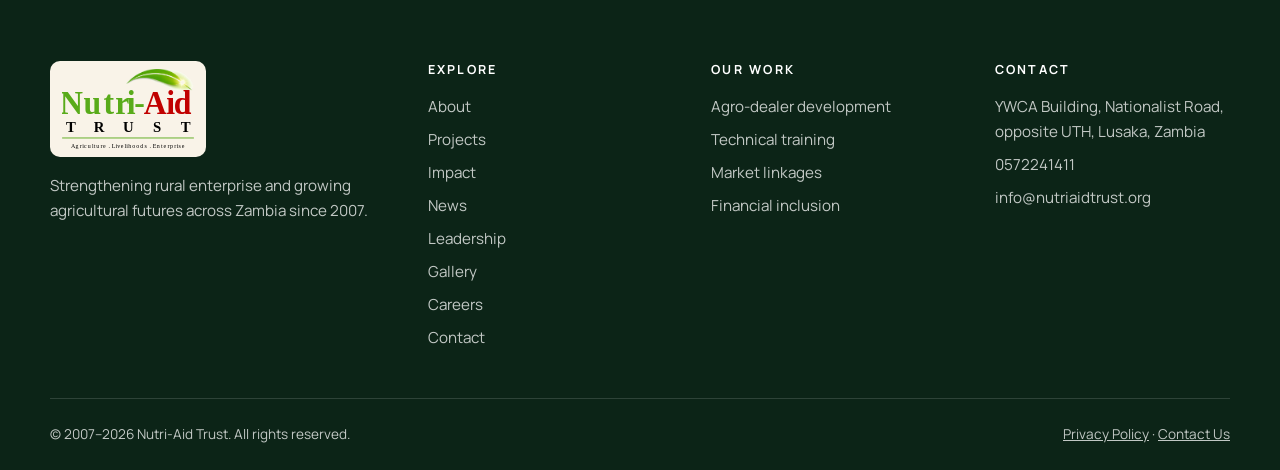
<file: careers.html>
<!doctype html>
<html lang="en">
<head>
<meta charset="utf-8">
<meta name="viewport" content="width=device-width, initial-scale=1">
<title>Careers — Nutri-Aid Trust</title>
<meta name="description" content="Careers, consultancies, internships and volunteering with Nutri-Aid Trust.">
<link rel="icon" href="assets/img/logo.svg">
<link rel="preconnect" href="https://fonts.googleapis.com">
<link rel="preconnect" href="https://fonts.gstatic.com" crossorigin>
<link href="https://fonts.googleapis.com/css2?family=Fraunces:ital,opsz,wght@0,9..144,300..600;1,9..144,300..600&family=Manrope:wght@400;600;700;800&display=swap" rel="stylesheet">
<link rel="stylesheet" href="assets/css/style.css">
<link rel="stylesheet" href="assets/css/motion.css">
<link rel="stylesheet" href="assets/css/extra.css">
</head>
<body>
<a class="skip" href="#main">Skip to content</a>

<header class="site-header solid">
  <div class="wrap nav">
    <a class="brand" href="index.html" aria-label="Nutri-Aid Trust home"><img src="assets/img/logo.svg" alt="Nutri-Aid Trust" width="1289" height="780"></a>
    <button class="menu-btn" aria-expanded="false" aria-controls="nav-links" aria-label="Open menu"><span></span></button>
    <ul class="nav-links" id="nav-links">
      <li class="nav-home"><a href="index.html">Home</a></li>
      <li><a href="about.html">About</a></li>
      <li><a href="projects.html">Projects</a></li>
      <li><a href="impact.html">Impact</a></li>
      <li><a href="news.html">News</a></li>
      <li><a href="leadership.html">Leadership</a></li>
      <li><a href="gallery.html">Gallery</a></li>
      <li><a href="careers.html" aria-current="page">Careers</a></li>
      <li><a href="contact.html">Contact</a></li>
      <li><a class="btn btn-primary" href="index.html#partner">Partner With Us</a></li>
    </ul>
  </div>
</header>

<main id="main">
<section class="page-hero on-dark"><div class="contours" aria-hidden="true"></div><div class="wrap">
<span class="eyebrow rise">Careers</span><h1 class="rise" style="--i:1">Work with us</h1><p class="lede rise" style="--i:2">Help farming families across Zambia grow, earn and eat well. To apply, forward your CV to <a class="mail" href="mailto:careers@nutriaidtrust.org">careers@nutriaidtrust.org</a>.</p></div></section>
<section class="section"><div class="wrap contact-grid">
  <div class="reveal">
    <span class="eyebrow">Opportunities</span>
    <h2>Roles and ways to get involved</h2>
    <p class="lede">We offer a range of opportunities as our projects grow.</p>
    <ul class="values roles">
      <li>Full-time and part-time jobs</li><li>Consultancies</li><li>Internships</li><li>Volunteering</li><li>Field officers</li><li>Project-based roles</li>
    </ul>
    <div class="openings"><h3>Current openings</h3><p>Open roles are listed on this page when they are available. If nothing fits right now, forward your CV to careers@nutriaidtrust.org and we will keep it on file for future opportunities.</p></div>
  </div>
  <form class="cform reveal" id="apply" novalidate style="--i:1">
    <label>Full name<input name="name" required autocomplete="name"></label>
    <label>Email<input name="email" type="email" required autocomplete="email"></label>
    <label>Phone<input name="phone" type="tel" autocomplete="tel"></label>
    <label>Position applied for<input name="position" placeholder="Or the area you are interested in"></label>
    <label>Province or location<input name="location"></label>
    <label>Availability<input name="availability" placeholder="e.g. immediately, from January"></label>
    <label>A few words about you<textarea name="message" rows="4"></textarea></label>
    <button class="btn btn-primary" type="submit">Email your application <span class="arr" aria-hidden="true">&rarr;</span></button>
    <p class="fnote" id="note" role="status">Your email app will open, addressed to careers@nutriaidtrust.org. Please attach your CV and cover letter before sending.</p>
  </form>
</div></section>
</main>

<footer class="site-footer">
  <div class="wrap">
    <div class="foot-grid">
      <div><img src="assets/img/logo.svg" alt="Nutri-Aid Trust" width="1289" height="780"><p>Strengthening rural enterprise and growing agricultural futures across Zambia since 2007.</p></div>
      <div><h4>Explore</h4><ul><li><a href="about.html">About</a></li><li><a href="projects.html">Projects</a></li><li><a href="impact.html">Impact</a></li><li><a href="news.html">News</a></li><li><a href="leadership.html">Leadership</a></li><li><a href="gallery.html">Gallery</a></li><li><a href="careers.html">Careers</a></li><li><a href="contact.html">Contact</a></li></ul></div>
      <div><h4>Our work</h4><ul><li><a href="index.html#expertise">Agro-dealer development</a></li><li><a href="index.html#expertise">Technical training</a></li><li><a href="index.html#expertise">Market linkages</a></li><li><a href="index.html#expertise">Financial inclusion</a></li></ul></div>
      <div><h4>Contact</h4><ul><li>YWCA Building, Nationalist Road, opposite UTH, Lusaka, Zambia</li><li><a href="tel:0572241411">0572241411</a></li><li><a href="mailto:info@nutriaidtrust.org">info@nutriaidtrust.org</a></li></ul></div>
    </div>
    <div class="foot-base"><span>© 2007–<span id="yr">2026</span> Nutri-Aid Trust. All rights reserved.</span><span><a href="#">Privacy Policy</a> · <a href="contact.html">Contact Us</a></span></div>
  </div>
</footer>

<script src="assets/js/main.js"></script>
<script src="assets/js/careers.js"></script>
<script src="assets/js/motion.js"></script>
<script>document.getElementById("yr").textContent = new Date().getFullYear();</script>
</body>
</html>
</file>
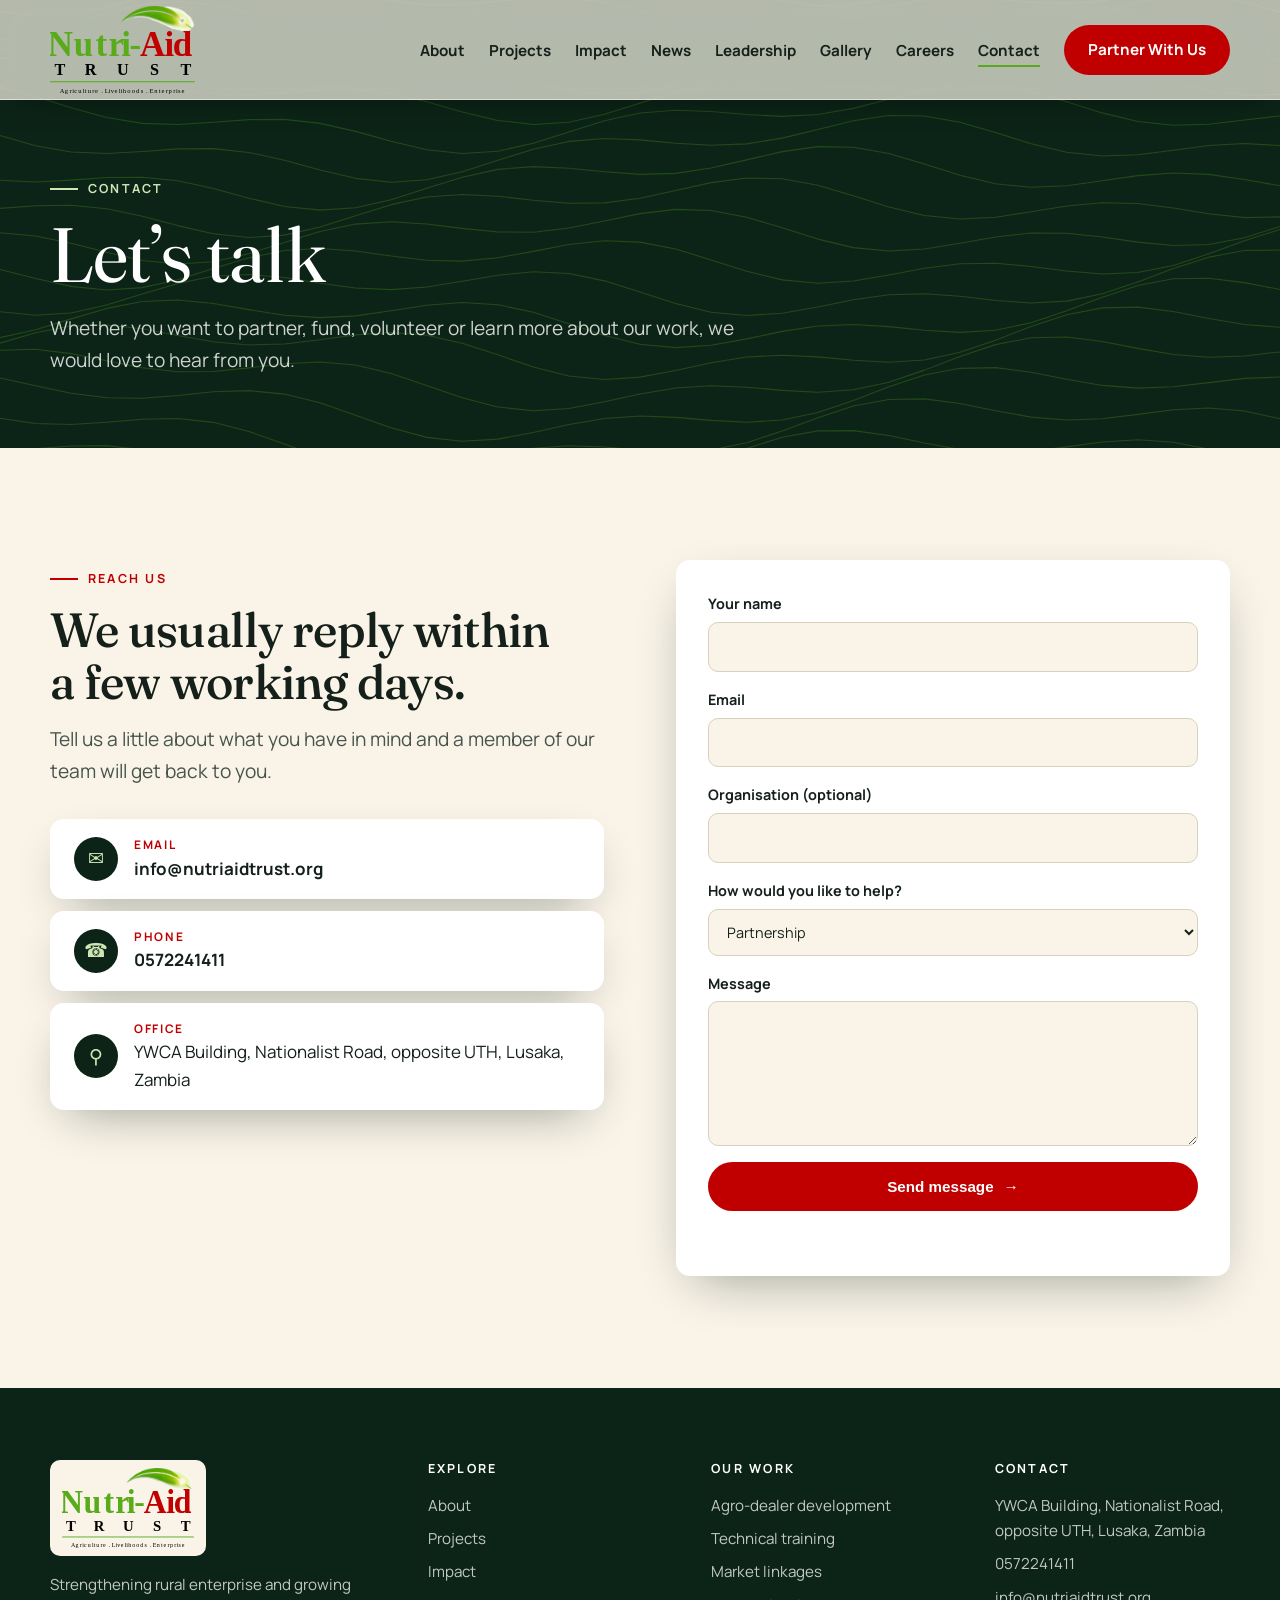
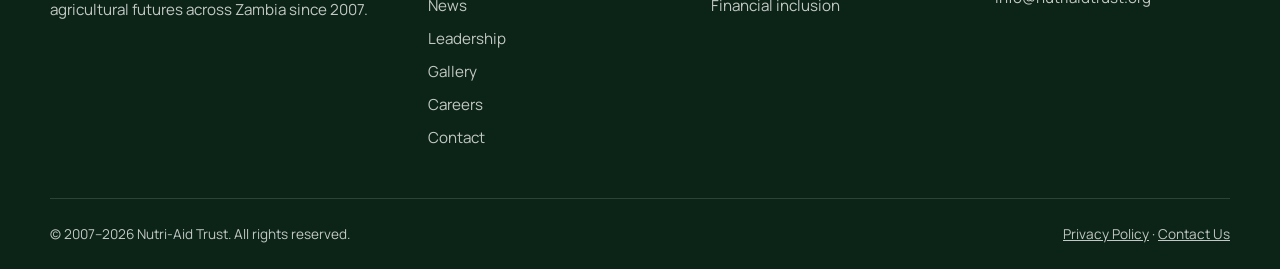
<file: contact.html>
<!doctype html>
<html lang="en">
<head>
<meta charset="utf-8">
<meta name="viewport" content="width=device-width, initial-scale=1">
<title>Contact — Nutri-Aid Trust</title>
<meta name="description" content="Get in touch with Nutri-Aid Trust to partner, fund, volunteer or ask about our work with farmers in Zambia.">
<link rel="icon" href="assets/img/logo.svg">
<link rel="preconnect" href="https://fonts.googleapis.com">
<link rel="preconnect" href="https://fonts.gstatic.com" crossorigin>
<link href="https://fonts.googleapis.com/css2?family=Fraunces:ital,opsz,wght@0,9..144,300..600;1,9..144,300..600&family=Manrope:wght@400;600;700;800&display=swap" rel="stylesheet">
<link rel="stylesheet" href="assets/css/style.css">
<link rel="stylesheet" href="assets/css/motion.css">
<link rel="stylesheet" href="assets/css/extra.css">
</head>
<body>
<a class="skip" href="#main">Skip to content</a>

<header class="site-header solid">
  <div class="wrap nav">
    <a class="brand" href="index.html" aria-label="Nutri-Aid Trust home"><img src="assets/img/logo.svg" alt="Nutri-Aid Trust" width="1289" height="780"></a>
    <button class="menu-btn" aria-expanded="false" aria-controls="nav-links" aria-label="Open menu"><span></span></button>
    <ul class="nav-links" id="nav-links">
      <li class="nav-home"><a href="index.html">Home</a></li>
      <li><a href="about.html">About</a></li>
      <li><a href="projects.html">Projects</a></li>
      <li><a href="impact.html">Impact</a></li>
      <li><a href="news.html">News</a></li>
      <li><a href="leadership.html">Leadership</a></li>
      <li><a href="gallery.html">Gallery</a></li>
      <li><a href="careers.html">Careers</a></li>
      <li><a href="contact.html" aria-current="page">Contact</a></li>
      <li><a class="btn btn-primary" href="index.html#partner">Partner With Us</a></li>
    </ul>
  </div>
</header>

<main id="main">
<section class="page-hero on-dark"><div class="contours" aria-hidden="true"></div><div class="wrap">
<span class="eyebrow rise">Contact</span><h1 class="rise" style="--i:1">Let&rsquo;s talk</h1><p class="lede rise" style="--i:2">Whether you want to partner, fund, volunteer or learn more about our work, we would love to hear from you.</p></div></section>
<section class="section"><div class="wrap contact-grid">
  <div class="reveal">
    <span class="eyebrow">Reach us</span>
    <h2>We usually reply within a few working days.</h2>
    <p class="lede">Tell us a little about what you have in mind and a member of our team will get back to you.</p>
    <ul class="info">
      <li><span class="ico" aria-hidden="true">&#9993;</span><div><strong>Email</strong><a id="info-email" href="mailto:info@nutriaidtrust.org">info@nutriaidtrust.org</a></div></li>
      <li><span class="ico" aria-hidden="true">&#9742;</span><div><strong>Phone</strong><a href="tel:0572241411">0572241411</a></div></li>
      <li><span class="ico" aria-hidden="true">&#9906;</span><div><strong>Office</strong><span>YWCA Building, Nationalist Road, opposite UTH, Lusaka, Zambia</span></div></li>
    </ul>
  </div>
  <form class="cform reveal" id="contact" novalidate style="--i:1">
    <label>Your name<input name="name" required autocomplete="name"></label>
    <label>Email<input name="email" type="email" required autocomplete="email"></label>
    <label>Organisation (optional)<input name="org" autocomplete="organization"></label>
    <label>How would you like to help?<select name="topic"><option>Partnership</option><option>Funding</option><option>Volunteering</option><option>Media</option><option>Something else</option></select></label>
    <label>Message<textarea name="message" rows="5"></textarea></label>
    <button class="btn btn-primary" type="submit">Send message <span class="arr" aria-hidden="true">&rarr;</span></button>
    <p class="fnote" id="note" role="status"></p>
  </form>
</div></section>
</main>

<footer class="site-footer">
  <div class="wrap">
    <div class="foot-grid">
      <div><img src="assets/img/logo.svg" alt="Nutri-Aid Trust" width="1289" height="780"><p>Strengthening rural enterprise and growing agricultural futures across Zambia since 2007.</p></div>
      <div><h4>Explore</h4><ul><li><a href="about.html">About</a></li><li><a href="projects.html">Projects</a></li><li><a href="impact.html">Impact</a></li><li><a href="news.html">News</a></li><li><a href="leadership.html">Leadership</a></li><li><a href="gallery.html">Gallery</a></li><li><a href="careers.html">Careers</a></li><li><a href="contact.html">Contact</a></li></ul></div>
      <div><h4>Our work</h4><ul><li><a href="index.html#expertise">Agro-dealer development</a></li><li><a href="index.html#expertise">Technical training</a></li><li><a href="index.html#expertise">Market linkages</a></li><li><a href="index.html#expertise">Financial inclusion</a></li></ul></div>
      <div><h4>Contact</h4><ul><li>YWCA Building, Nationalist Road, opposite UTH, Lusaka, Zambia</li><li><a href="tel:0572241411">0572241411</a></li><li><a href="mailto:info@nutriaidtrust.org">info@nutriaidtrust.org</a></li></ul></div>
    </div>
    <div class="foot-base"><span>© 2007–<span id="yr">2026</span> Nutri-Aid Trust. All rights reserved.</span><span><a href="#">Privacy Policy</a> · <a href="contact.html">Contact Us</a></span></div>
  </div>
</footer>

<script src="assets/js/main.js"></script>
<script src="assets/js/contact.js"></script>
<script src="assets/js/motion.js"></script>
<script>document.getElementById("yr").textContent = new Date().getFullYear();</script>
</body>
</html>
</file>
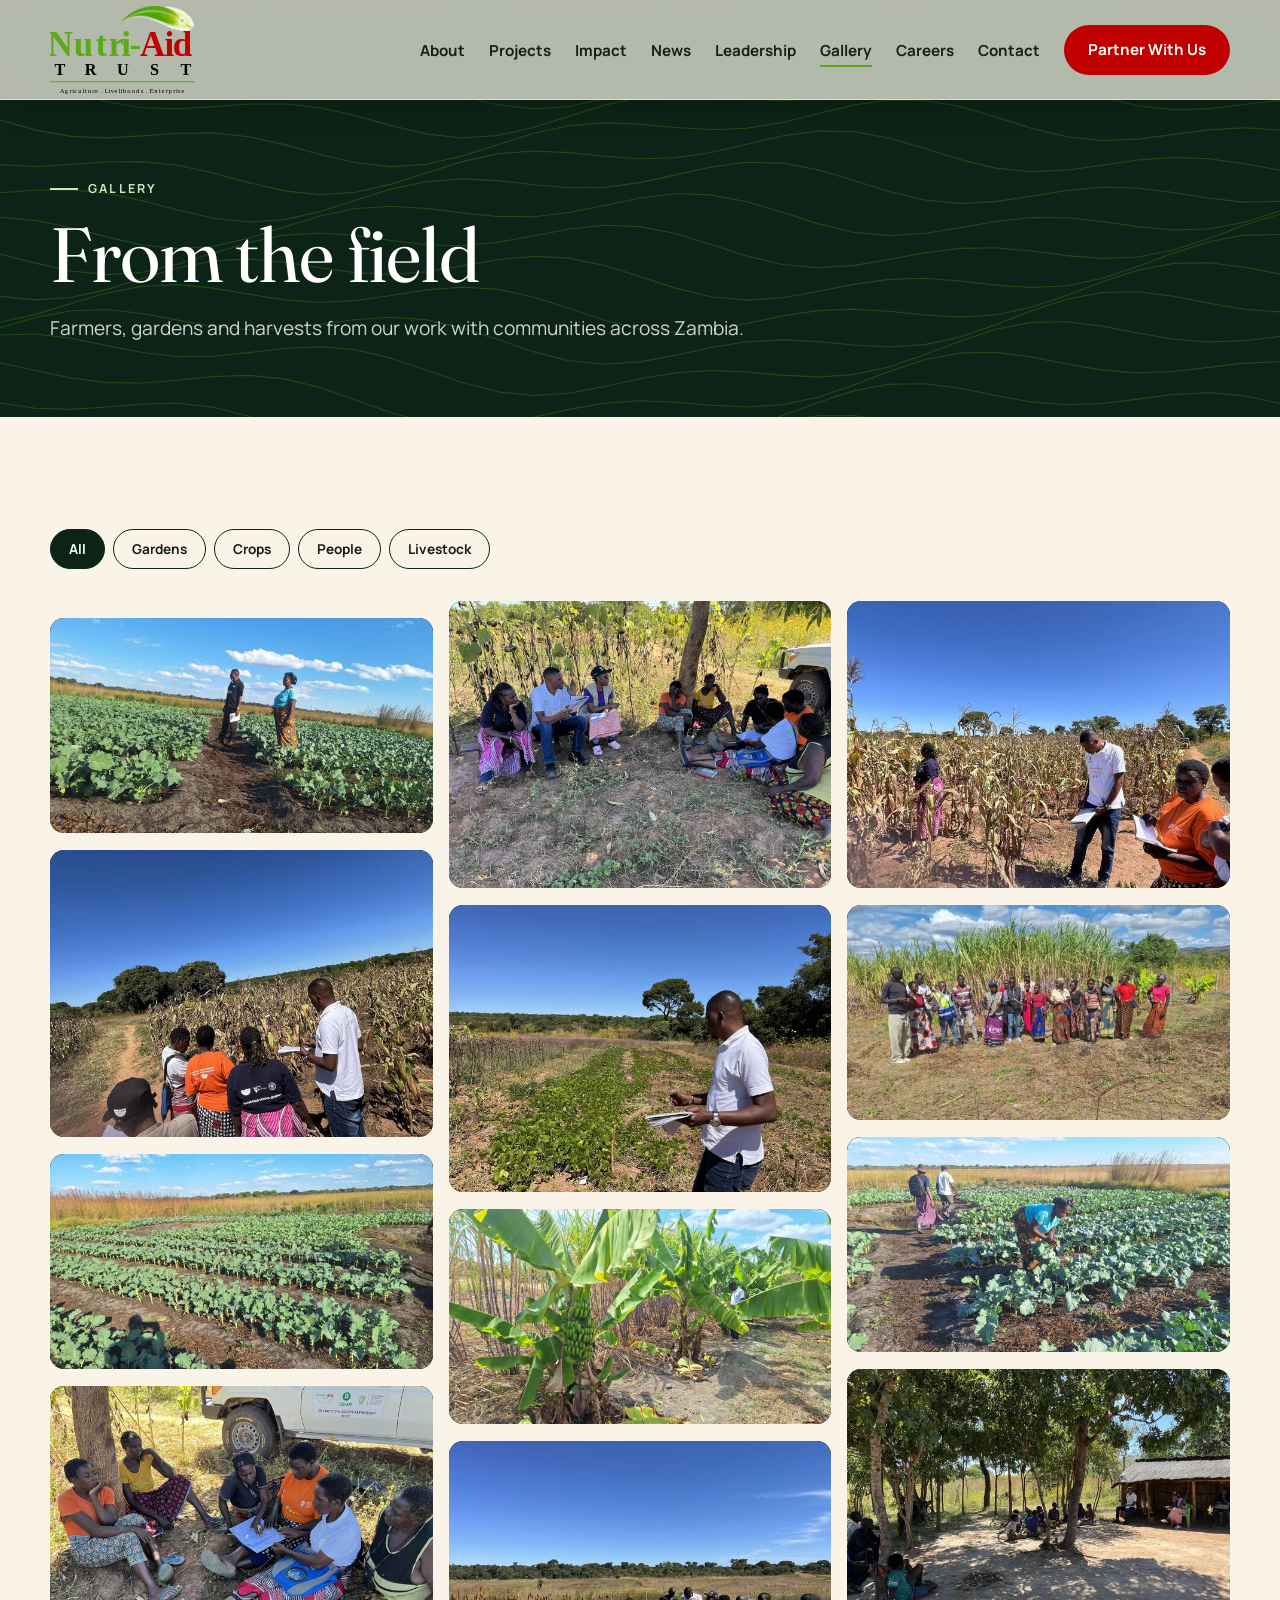
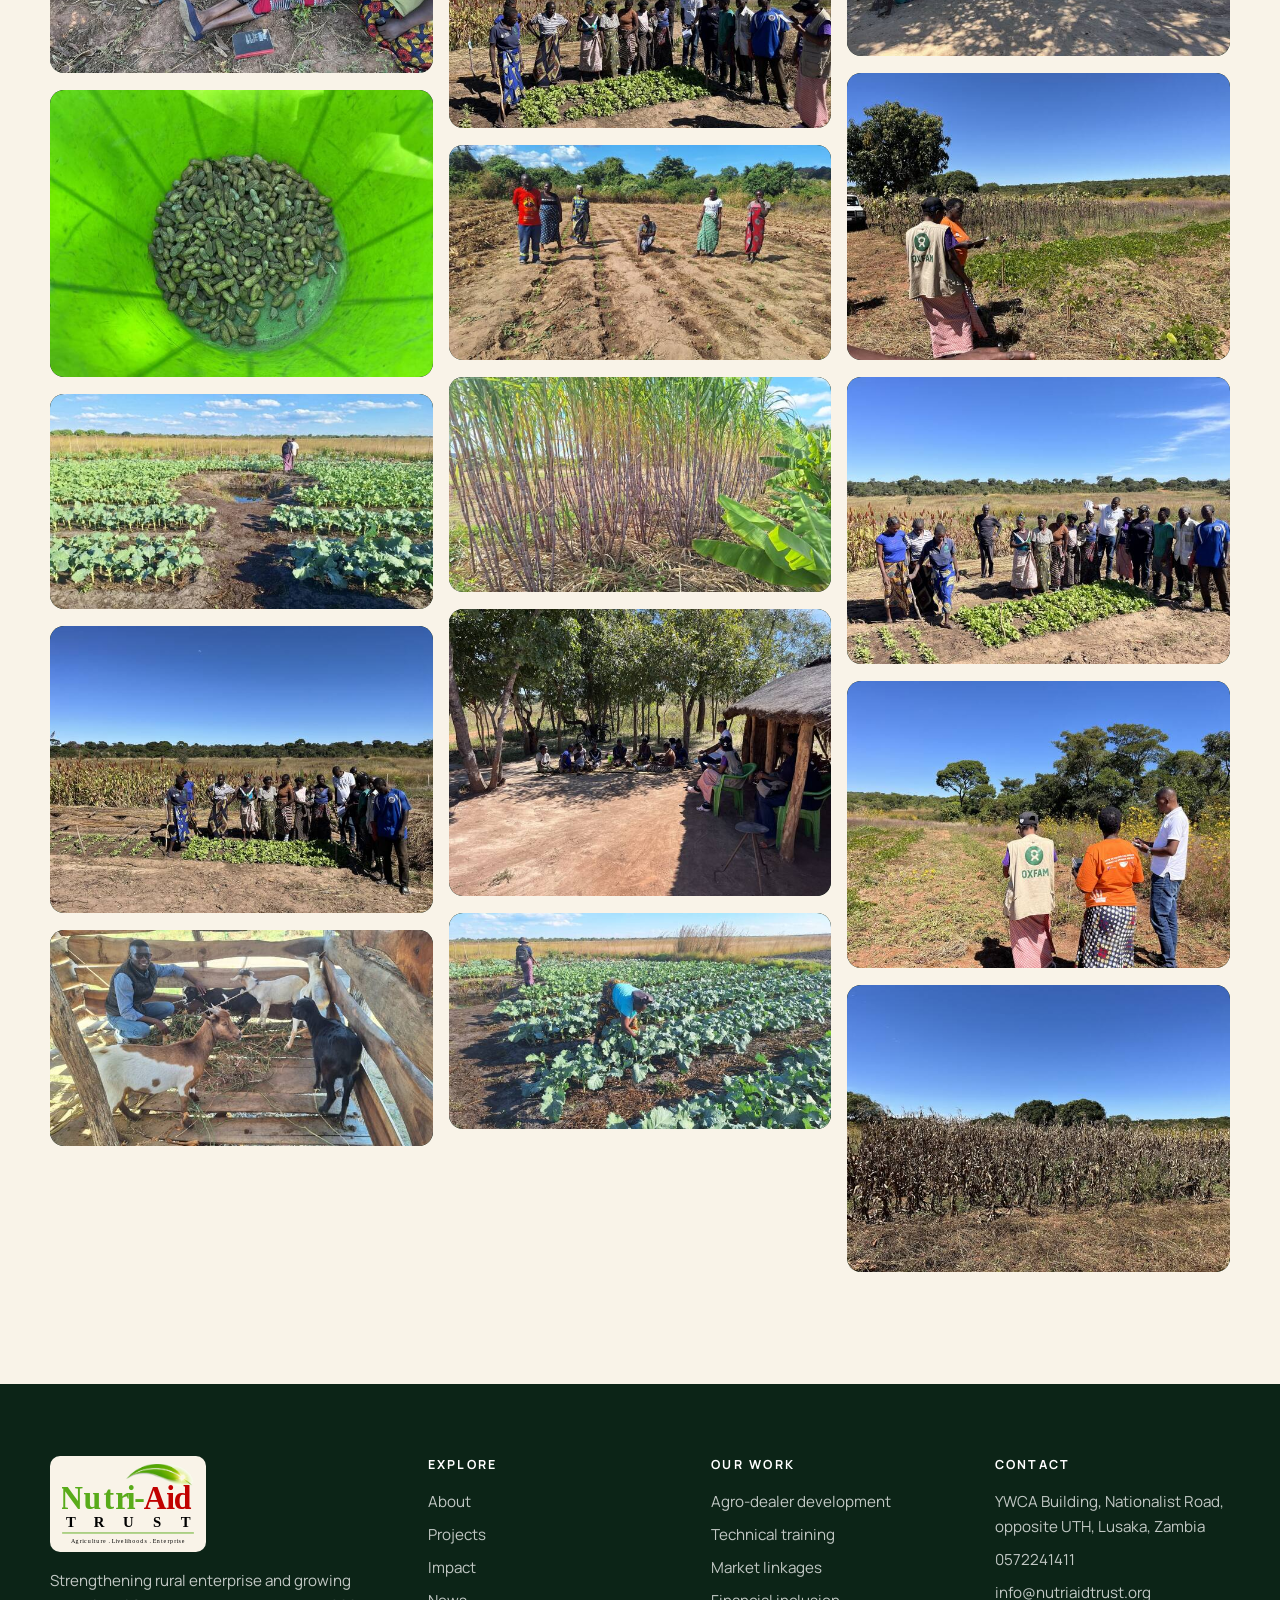
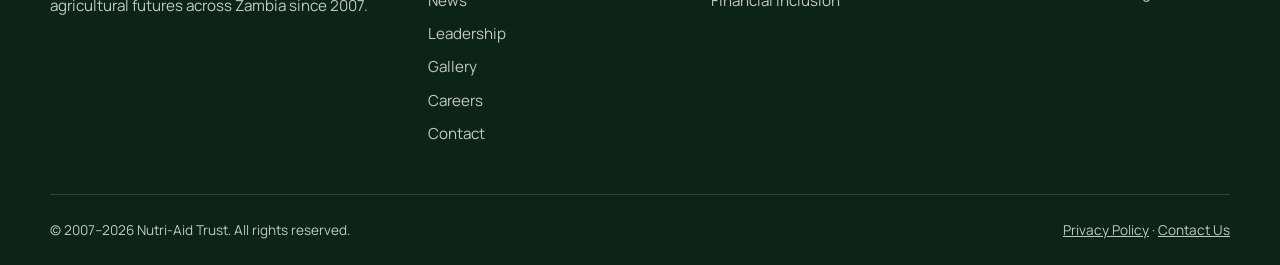
<file: gallery.html>
<!doctype html>
<html lang="en">
<head>
<meta charset="utf-8">
<meta name="viewport" content="width=device-width, initial-scale=1">
<title>Gallery — Nutri-Aid Trust</title>
<meta name="description" content="Nutri-Aid Trust is a Zambian agribusiness NGO building agro-dealer networks, training farmers and linking smallholders to markets since 2007.">
<link rel="icon" href="assets/img/logo.svg">
<link rel="preconnect" href="https://fonts.googleapis.com">
<link rel="preconnect" href="https://fonts.gstatic.com" crossorigin>
<link href="https://fonts.googleapis.com/css2?family=Fraunces:ital,opsz,wght@0,9..144,300..600;1,9..144,300..600&family=Manrope:wght@400;600;700;800&display=swap" rel="stylesheet">
<link rel="stylesheet" href="assets/css/style.css">
<link rel="stylesheet" href="assets/css/motion.css">
<link rel="stylesheet" href="assets/css/extra.css">
</head>
<body>
<a class="skip" href="#main">Skip to content</a>

<header class="site-header solid">
  <div class="wrap nav">
    <a class="brand" href="index.html" aria-label="Nutri-Aid Trust home"><img src="assets/img/logo.svg" alt="Nutri-Aid Trust" width="1289" height="780"></a>
    <button class="menu-btn" aria-expanded="false" aria-controls="nav-links" aria-label="Open menu"><span></span></button>
    <ul class="nav-links" id="nav-links">
      <li class="nav-home"><a href="index.html">Home</a></li>
      <li><a href="about.html">About</a></li>
      <li><a href="projects.html">Projects</a></li>
      <li><a href="impact.html">Impact</a></li>
      <li><a href="news.html">News</a></li>
      <li><a href="leadership.html">Leadership</a></li>
      <li><a href="gallery.html" aria-current="page">Gallery</a></li>
      <li><a href="careers.html">Careers</a></li>
      <li><a href="contact.html">Contact</a></li>
      <li><a class="btn btn-primary" href="index.html#partner">Partner With Us</a></li>
    </ul>
  </div>
</header>

<main id="main">
<section class="page-hero on-dark"><div class="contours" aria-hidden="true"></div><div class="wrap">
<span class="eyebrow rise">Gallery</span><h1 class="rise" style="--i:1">From the field</h1><p class="lede rise" style="--i:2">Farmers, gardens and harvests from our work with communities across Zambia.</p></div></section>
<section class="section"><div class="wrap">
<div class="chips" data-filter-group=".gcard" role="group" aria-label="Filter photos"><button class="chip" data-f="all" aria-pressed="true">All</button><button class="chip" data-f="gardens" aria-pressed="false">Gardens</button><button class="chip" data-f="crops" aria-pressed="false">Crops</button><button class="chip" data-f="people" aria-pressed="false">People</button><button class="chip" data-f="livestock" aria-pressed="false">Livestock</button></div>
<div class="masonry gallery-grid">
<figure class="reveal gcard" data-cat="gardens"><button type="button" class="gbtn" data-src="assets/img/gallery/field-officers.jpg" data-cap="Field officer and farmer reviewing a thriving kale garden"><img src="assets/img/gallery/field-officers-sm.jpg" alt="Field officer and farmer reviewing a thriving kale garden" loading="lazy"><span>Reviewing the kale garden</span></button></figure>
<figure class="reveal gcard" data-cat="people"><button type="button" class="gbtn" data-src="assets/img/gallery/field-school.jpg" data-cap="A Farmer Field School session around a demonstration plot"><img src="assets/img/gallery/field-school-sm.jpg" alt="A Farmer Field School session around a demonstration plot" loading="lazy"><span>Farmer Field School session</span></button></figure>
<figure class="reveal gcard" data-cat="gardens"><button type="button" class="gbtn" data-src="assets/img/gallery/kale-rows.jpg" data-cap="Neat rows of kale growing in the sun"><img src="assets/img/gallery/kale-rows-sm.jpg" alt="Neat rows of kale growing in the sun" loading="lazy"><span>Rows of kale</span></button></figure>
<figure class="reveal gcard" data-cat="people"><button type="button" class="gbtn" data-src="assets/img/gallery/community-meeting.jpg" data-cap="Women farmers reviewing group records during a community meeting"><img src="assets/img/gallery/community-meeting-sm.jpg" alt="Women farmers reviewing group records during a community meeting" loading="lazy"><span>Reviewing group records</span></button></figure>
<figure class="reveal gcard" data-cat="crops"><button type="button" class="gbtn" data-src="assets/img/gallery/groundnuts.jpg" data-cap="Freshly harvested groundnuts"><img src="assets/img/gallery/groundnuts-sm.jpg" alt="Freshly harvested groundnuts" loading="lazy"><span>Groundnut harvest</span></button></figure>
<figure class="reveal gcard" data-cat="gardens"><button type="button" class="gbtn" data-src="assets/img/gallery/water-pit.jpg" data-cap="A water pit supplying the vegetable garden"><img src="assets/img/gallery/water-pit-sm.jpg" alt="A water pit supplying the vegetable garden" loading="lazy"><span>Water for the dry season</span></button></figure>
<figure class="reveal gcard" data-cat="gardens"><button type="button" class="gbtn" data-src="assets/img/gallery/plot-wide.jpg" data-cap="Farmers at a vegetable plot with sorghum behind"><img src="assets/img/gallery/plot-wide-sm.jpg" alt="Farmers at a vegetable plot with sorghum behind" loading="lazy"><span>Vegetables and sorghum</span></button></figure>
<figure class="reveal gcard" data-cat="livestock"><button type="button" class="gbtn" data-src="assets/img/gallery/goats.jpg" data-cap="A young farmer with his goats"><img src="assets/img/gallery/goats-sm.jpg" alt="A young farmer with his goats" loading="lazy"><span>Goat rearing</span></button></figure>
<figure class="reveal gcard" data-cat="people"><button type="button" class="gbtn" data-src="assets/img/gallery/sunflower-dialogue.jpg" data-cap="Field staff in conversation with women farmers among sunflowers"><img src="assets/img/gallery/sunflower-dialogue-sm.jpg" alt="Field staff in conversation with women farmers among sunflowers" loading="lazy"><span>Listening to farmers</span></button></figure>
<figure class="reveal gcard" data-cat="crops"><button type="button" class="gbtn" data-src="assets/img/gallery/bean-plot.jpg" data-cap="Monitoring a healthy bean plot"><img src="assets/img/gallery/bean-plot-sm.jpg" alt="Monitoring a healthy bean plot" loading="lazy"><span>Bean plot monitoring</span></button></figure>
<figure class="reveal gcard" data-cat="crops"><button type="button" class="gbtn" data-src="assets/img/gallery/banana-cane.jpg" data-cap="Bananas ripening beside sugarcane"><img src="assets/img/gallery/banana-cane-sm.jpg" alt="Bananas ripening beside sugarcane" loading="lazy"><span>Bananas and cane</span></button></figure>
<figure class="reveal gcard" data-cat="gardens"><button type="button" class="gbtn" data-src="assets/img/gallery/demo-plot.jpg" data-cap="Farmers and facilitators gathered at a vegetable demonstration plot"><img src="assets/img/gallery/demo-plot-sm.jpg" alt="Farmers and facilitators gathered at a vegetable demonstration plot" loading="lazy"><span>At the demonstration plot</span></button></figure>
<figure class="reveal gcard" data-cat="people"><button type="button" class="gbtn" data-src="assets/img/gallery/women-planting.jpg" data-cap="Farmers on a newly planted plot"><img src="assets/img/gallery/women-planting-sm.jpg" alt="Farmers on a newly planted plot" loading="lazy"><span>A new plot, newly planted</span></button></figure>
<figure class="reveal gcard" data-cat="crops"><button type="button" class="gbtn" data-src="assets/img/gallery/sugarcane.jpg" data-cap="A dense stand of sugarcane"><img src="assets/img/gallery/sugarcane-sm.jpg" alt="A dense stand of sugarcane" loading="lazy"><span>Sugarcane</span></button></figure>
<figure class="reveal gcard" data-cat="people"><button type="button" class="gbtn" data-src="assets/img/gallery/listening-circle.jpg" data-cap="Women farmers meeting in a circle under the trees"><img src="assets/img/gallery/listening-circle-sm.jpg" alt="Women farmers meeting in a circle under the trees" loading="lazy"><span>Community circle</span></button></figure>
<figure class="reveal gcard" data-cat="gardens"><button type="button" class="gbtn" data-src="assets/img/gallery/harvesting-kale.jpg" data-cap="Harvesting kale by hand"><img src="assets/img/gallery/harvesting-kale-sm.jpg" alt="Harvesting kale by hand" loading="lazy"><span>Harvest time</span></button></figure>
<figure class="reveal gcard" data-cat="crops"><button type="button" class="gbtn" data-src="assets/img/gallery/maize-monitoring.jpg" data-cap="Monitors recording observations in the maize field"><img src="assets/img/gallery/maize-monitoring-sm.jpg" alt="Monitors recording observations in the maize field" loading="lazy"><span>Recording field data</span></button></figure>
<figure class="reveal gcard" data-cat="people"><button type="button" class="gbtn" data-src="assets/img/gallery/cane-group.jpg" data-cap="Community members gathered beside sugarcane and bananas"><img src="assets/img/gallery/cane-group-sm.jpg" alt="Community members gathered beside sugarcane and bananas" loading="lazy"><span>Community among the cane</span></button></figure>
<figure class="reveal gcard" data-cat="gardens"><button type="button" class="gbtn" data-src="assets/img/gallery/garden-walk.jpg" data-cap="Walking the garden beds together"><img src="assets/img/gallery/garden-walk-sm.jpg" alt="Walking the garden beds together" loading="lazy"><span>Walking the beds</span></button></figure>
<figure class="reveal gcard" data-cat="people"><button type="button" class="gbtn" data-src="assets/img/gallery/village-meeting.jpg" data-cap="A village meeting held in the shade of the trees"><img src="assets/img/gallery/village-meeting-sm.jpg" alt="A village meeting held in the shade of the trees" loading="lazy"><span>Village meeting</span></button></figure>
<figure class="reveal gcard" data-cat="people"><button type="button" class="gbtn" data-src="assets/img/gallery/partners-visit.jpg" data-cap="A field visit with farmers and partners"><img src="assets/img/gallery/partners-visit-sm.jpg" alt="A field visit with farmers and partners" loading="lazy"><span>Field visit</span></button></figure>
<figure class="reveal gcard" data-cat="gardens"><button type="button" class="gbtn" data-src="assets/img/gallery/community-garden.jpg" data-cap="A community vegetable garden with farmers and facilitators"><img src="assets/img/gallery/community-garden-sm.jpg" alt="A community vegetable garden with farmers and facilitators" loading="lazy"><span>The community garden</span></button></figure>
<figure class="reveal gcard" data-cat="people"><button type="button" class="gbtn" data-src="assets/img/gallery/field-monitoring.jpg" data-cap="A field monitor and farmer recording observations beside a plot"><img src="assets/img/gallery/field-monitoring-sm.jpg" alt="A field monitor and farmer recording observations beside a plot" loading="lazy"><span>Field monitoring</span></button></figure>
<figure class="reveal gcard" data-cat="crops"><button type="button" class="gbtn" data-src="assets/img/gallery/maize-season.jpg" data-cap="A maize field at the end of the season"><img src="assets/img/gallery/maize-season-sm.jpg" alt="A maize field at the end of the season" loading="lazy"><span>Maize at season end</span></button></figure>
</div>
</div></section>
</main>

<footer class="site-footer">
  <div class="wrap">
    <div class="foot-grid">
      <div><img src="assets/img/logo.svg" alt="Nutri-Aid Trust" width="1289" height="780"><p>Strengthening rural enterprise and growing agricultural futures across Zambia since 2007.</p></div>
      <div><h4>Explore</h4><ul><li><a href="about.html">About</a></li><li><a href="projects.html">Projects</a></li><li><a href="impact.html">Impact</a></li><li><a href="news.html">News</a></li><li><a href="leadership.html">Leadership</a></li><li><a href="gallery.html">Gallery</a></li><li><a href="careers.html">Careers</a></li><li><a href="contact.html">Contact</a></li></ul></div>
      <div><h4>Our work</h4><ul><li><a href="index.html#expertise">Agro-dealer development</a></li><li><a href="index.html#expertise">Technical training</a></li><li><a href="index.html#expertise">Market linkages</a></li><li><a href="index.html#expertise">Financial inclusion</a></li></ul></div>
      <div><h4>Contact</h4><ul><li>YWCA Building, Nationalist Road, opposite UTH, Lusaka, Zambia</li><li><a href="tel:0572241411">0572241411</a></li><li><a href="mailto:info@nutriaidtrust.org">info@nutriaidtrust.org</a></li></ul></div>
    </div>
    <div class="foot-base"><span>© 2007–<span id="yr">2026</span> Nutri-Aid Trust. All rights reserved.</span><span><a href="#">Privacy Policy</a> · <a href="contact.html">Contact Us</a></span></div>
  </div>
</footer>

<div class="lb" id="lb" hidden role="dialog" aria-modal="true" aria-label="Photo viewer">
  <button class="lb-x" id="lbx" aria-label="Close">&times;</button>
  <button class="lb-n prev" id="lbp" aria-label="Previous photo">&lsaquo;</button>
  <figure><img id="lbi" alt=""><figcaption id="lbc"></figcaption></figure>
  <button class="lb-n next" id="lbn" aria-label="Next photo">&rsaquo;</button>
</div>
<script src="assets/js/main.js"></script>
<script src="assets/js/gallery.js"></script>
<script src="assets/js/motion.js"></script>
<script>document.getElementById("yr").textContent = new Date().getFullYear();</script>
</body>
</html>
</file>
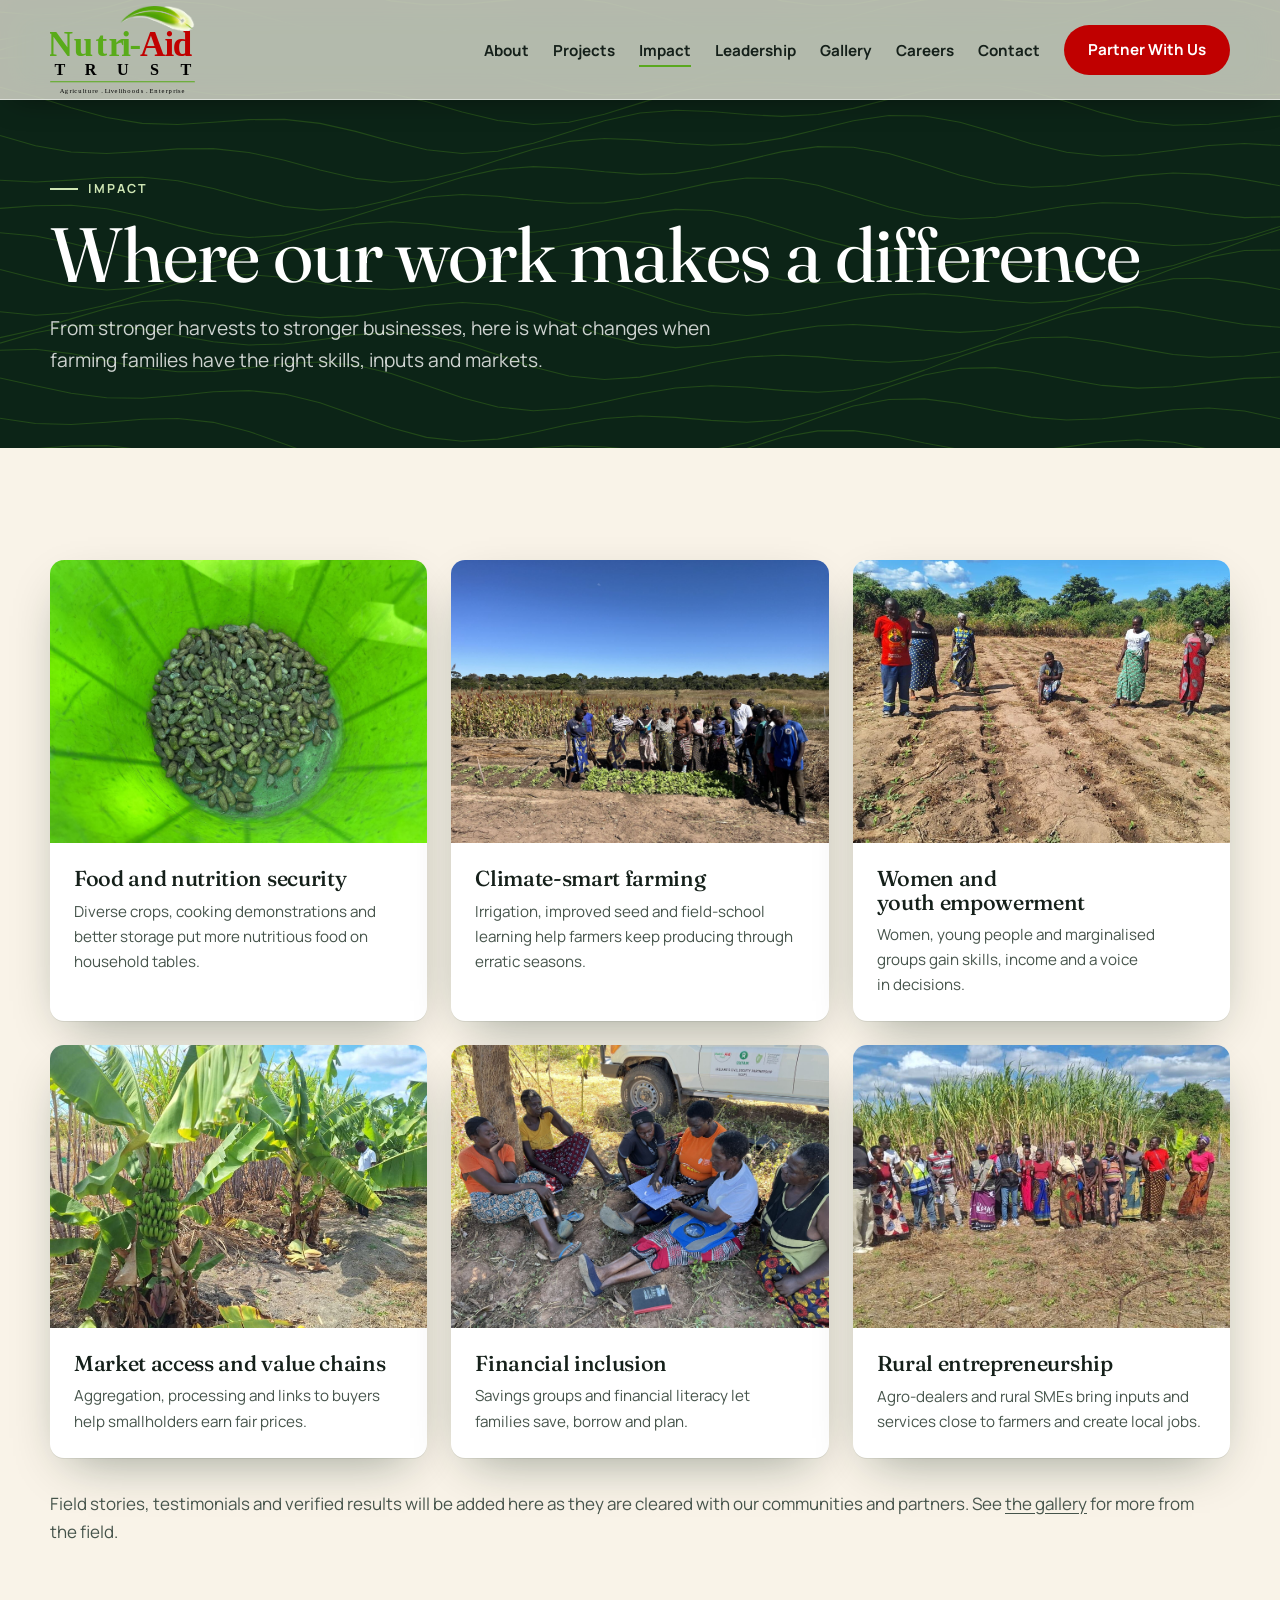
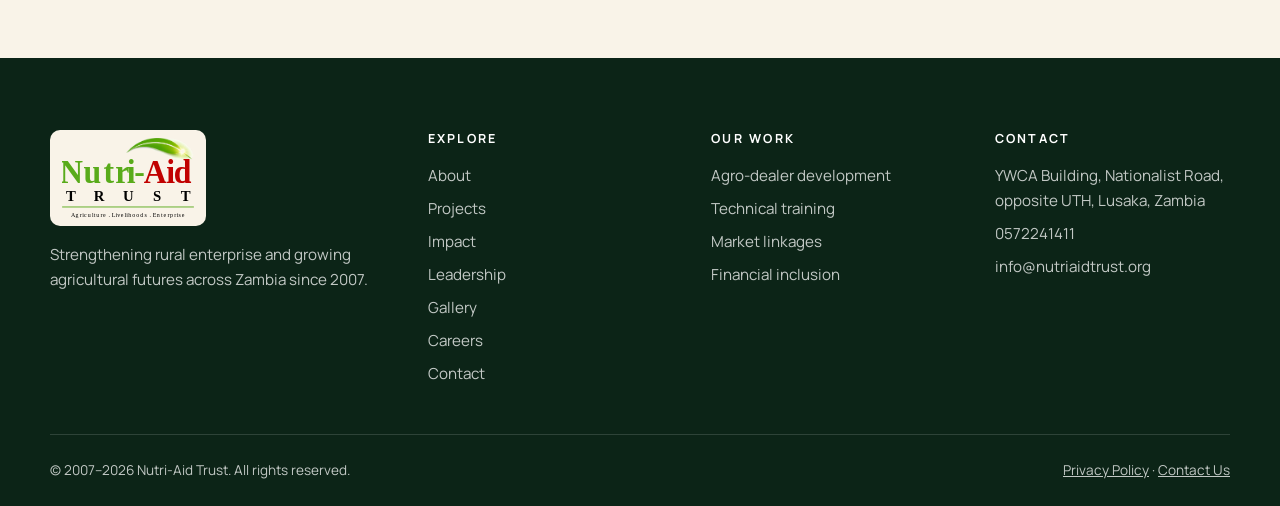
<file: impact.html>
<!doctype html>
<html lang="en">
<head>
<meta charset="utf-8">
<meta name="viewport" content="width=device-width, initial-scale=1">
<title>Impact — Nutri-Aid Trust</title>
<meta name="description" content="Nutri-Aid Trust is a Zambian agribusiness NGO building agro-dealer networks, training farmers and linking smallholders to markets since 2007.">
<link rel="icon" href="assets/img/logo.svg">
<link rel="preconnect" href="https://fonts.googleapis.com">
<link rel="preconnect" href="https://fonts.gstatic.com" crossorigin>
<link href="https://fonts.googleapis.com/css2?family=Fraunces:ital,opsz,wght@0,9..144,300..600;1,9..144,300..600&family=Manrope:wght@400;600;700;800&display=swap" rel="stylesheet">
<link rel="stylesheet" href="assets/css/style.css">
<link rel="stylesheet" href="assets/css/motion.css">
<link rel="stylesheet" href="assets/css/extra.css">
</head>
<body>
<a class="skip" href="#main">Skip to content</a>

<header class="site-header solid">
  <div class="wrap nav">
    <a class="brand" href="index.html" aria-label="Nutri-Aid Trust home"><img src="assets/img/logo.svg" alt="Nutri-Aid Trust" width="1289" height="780"></a>
    <button class="menu-btn" aria-expanded="false" aria-controls="nav-links" aria-label="Open menu"><span></span></button>
    <ul class="nav-links" id="nav-links">
      <li class="nav-home"><a href="index.html">Home</a></li>
      <li><a href="about.html">About</a></li>
      <li><a href="projects.html">Projects</a></li>
      <li><a href="impact.html" aria-current="page">Impact</a></li>
      <li><a href="leadership.html">Leadership</a></li>
      <li><a href="gallery.html">Gallery</a></li>
      <li><a href="careers.html">Careers</a></li>
      <li><a href="contact.html">Contact</a></li>
      <li><a class="btn btn-primary" href="index.html#partner">Partner With Us</a></li>
    </ul>
  </div>
</header>

<main id="main">
<section class="page-hero on-dark"><div class="contours" aria-hidden="true"></div><div class="wrap">
<span class="eyebrow rise">Impact</span><h1 class="rise" style="--i:1">Where our work makes a difference</h1><p class="lede rise" style="--i:2">From stronger harvests to stronger businesses, here is what changes when farming families have the right skills, inputs and markets.</p></div></section>
<section class="section"><div class="wrap"><div class="grid-3"><article class="card reveal" style="--i:0"><img src="assets/img/gallery/groundnuts.jpg" alt="Freshly harvested groundnuts" width="1800" height="1350" loading="lazy"><div class="card-body"><h3>Food and nutrition security</h3><p>Diverse crops, cooking demonstrations and better storage put more nutritious food on household tables.</p></div></article><article class="card reveal" style="--i:1"><img src="assets/img/gallery/plot-wide.jpg" alt="Farmers at a vegetable plot with sorghum behind" width="1800" height="1350" loading="lazy"><div class="card-body"><h3>Climate-smart farming</h3><p>Irrigation, improved seed and field-school learning help farmers keep producing through erratic seasons.</p></div></article><article class="card reveal" style="--i:2"><img src="assets/img/gallery/women-planting.jpg" alt="Women farmers on a newly planted plot" width="1800" height="1350" loading="lazy"><div class="card-body"><h3>Women and youth empowerment</h3><p>Women, young people and marginalised groups gain skills, income and a voice in decisions.</p></div></article><article class="card reveal" style="--i:0"><img src="assets/img/gallery/banana-cane.jpg" alt="Bananas ripening beside sugarcane" width="1800" height="1350" loading="lazy"><div class="card-body"><h3>Market access and value chains</h3><p>Aggregation, processing and links to buyers help smallholders earn fair prices.</p></div></article><article class="card reveal" style="--i:1"><img src="assets/img/gallery/community-meeting.jpg" alt="Women farmers reviewing group records" width="1800" height="1350" loading="lazy"><div class="card-body"><h3>Financial inclusion</h3><p>Savings groups and financial literacy let families save, borrow and plan.</p></div></article><article class="card reveal" style="--i:2"><img src="assets/img/gallery/cane-group.jpg" alt="Community members gathered beside sugarcane" width="1800" height="1350" loading="lazy"><div class="card-body"><h3>Rural entrepreneurship</h3><p>Agro-dealers and rural SMEs bring inputs and services close to farmers and create local jobs.</p></div></article></div>
<p class="impact-note reveal">Field stories, testimonials and verified results will be added here as they are cleared with our communities and partners. See <a href="gallery.html">the gallery</a> for more from the field.</p>
</div></section>
</main>

<footer class="site-footer">
  <div class="wrap">
    <div class="foot-grid">
      <div><img src="assets/img/logo.svg" alt="Nutri-Aid Trust" width="1289" height="780"><p>Strengthening rural enterprise and growing agricultural futures across Zambia since 2007.</p></div>
      <div><h4>Explore</h4><ul><li><a href="about.html">About</a></li><li><a href="projects.html">Projects</a></li><li><a href="impact.html">Impact</a></li><li><a href="leadership.html">Leadership</a></li><li><a href="gallery.html">Gallery</a></li><li><a href="careers.html">Careers</a></li><li><a href="contact.html">Contact</a></li></ul></div>
      <div><h4>Our work</h4><ul><li><a href="index.html#expertise">Agro-dealer development</a></li><li><a href="index.html#expertise">Technical training</a></li><li><a href="index.html#expertise">Market linkages</a></li><li><a href="index.html#expertise">Financial inclusion</a></li></ul></div>
      <div><h4>Contact</h4><ul><li>YWCA Building, Nationalist Road, opposite UTH, Lusaka, Zambia</li><li><a href="tel:0572241411">0572241411</a></li><li><a href="mailto:info@nutriaidtrust.org">info@nutriaidtrust.org</a></li></ul></div>
    </div>
    <div class="foot-base"><span>© 2007–<span id="yr">2026</span> Nutri-Aid Trust. All rights reserved.</span><span><a href="#">Privacy Policy</a> · <a href="contact.html">Contact Us</a></span></div>
  </div>
</footer>
<script src="assets/js/main.js"></script>
<script src="assets/js/motion.js"></script>
<script>document.getElementById("yr").textContent = new Date().getFullYear();</script>
</body>
</html>
</file>
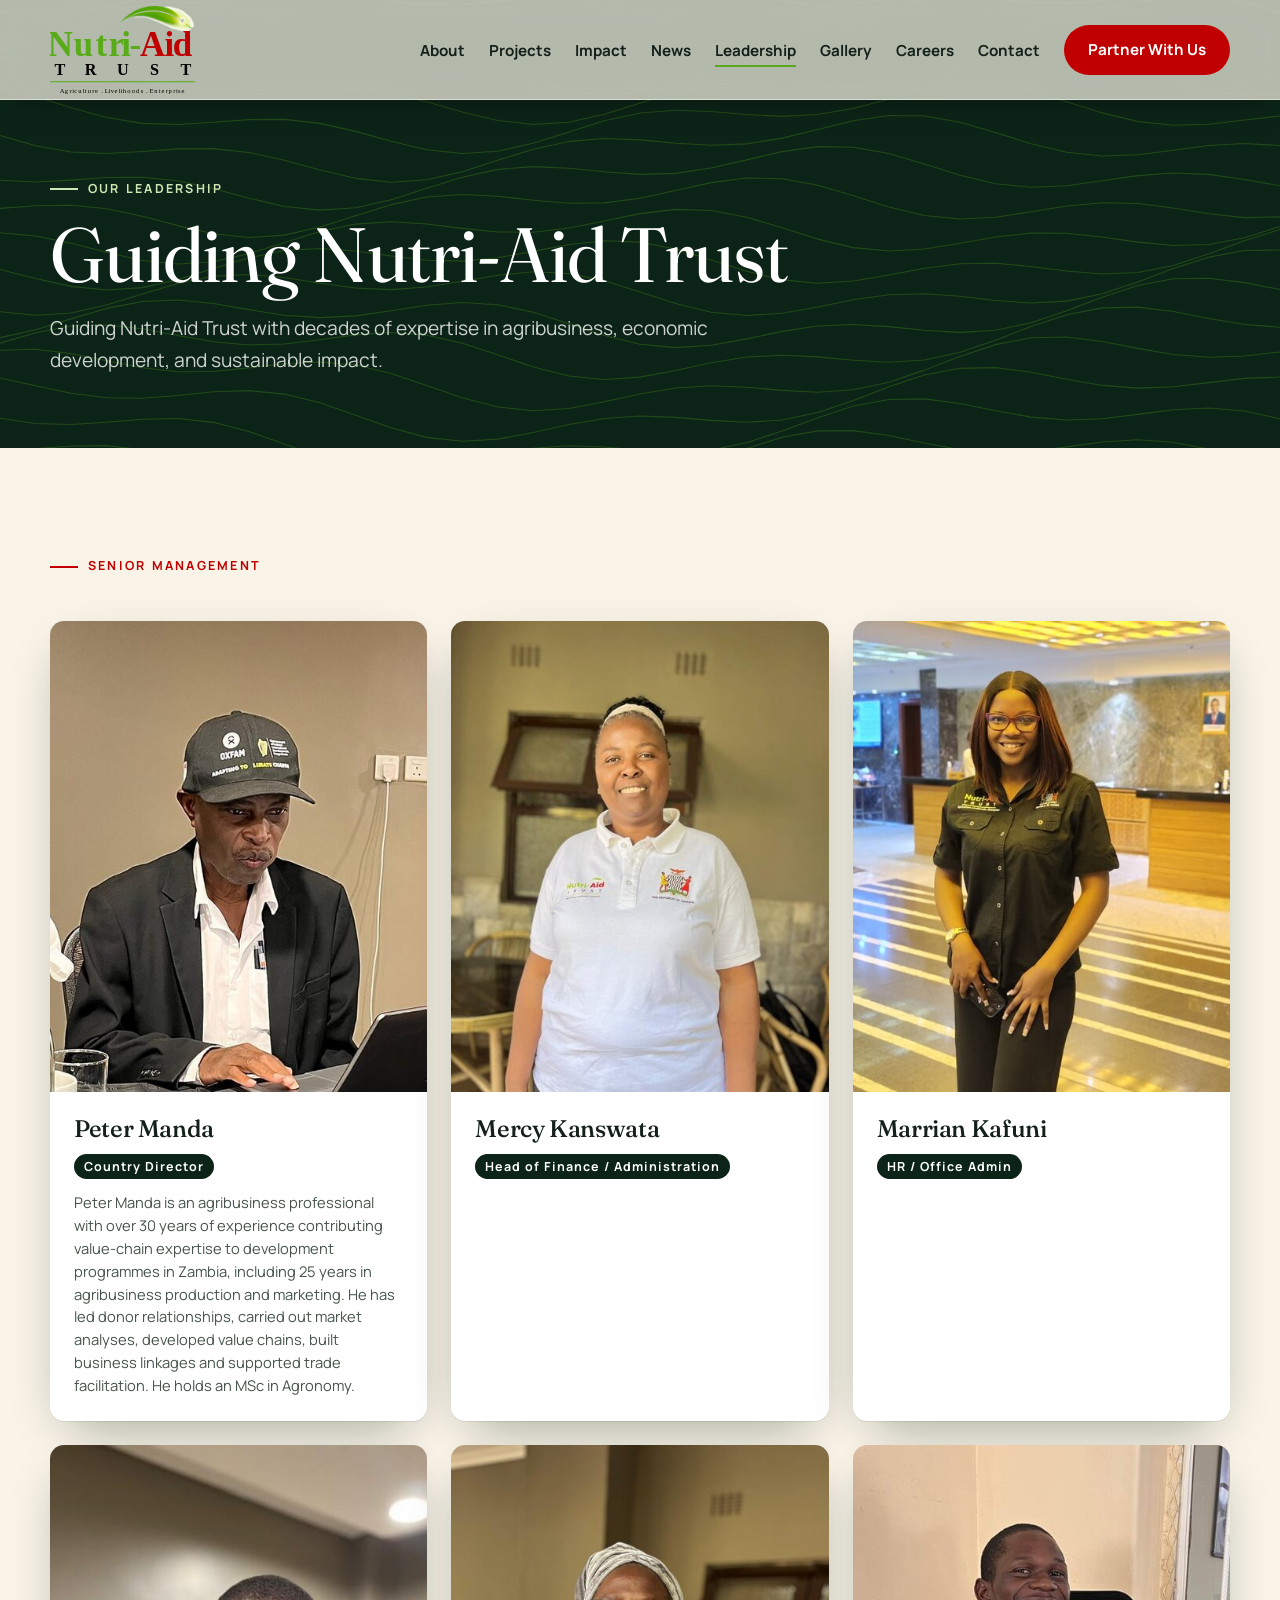
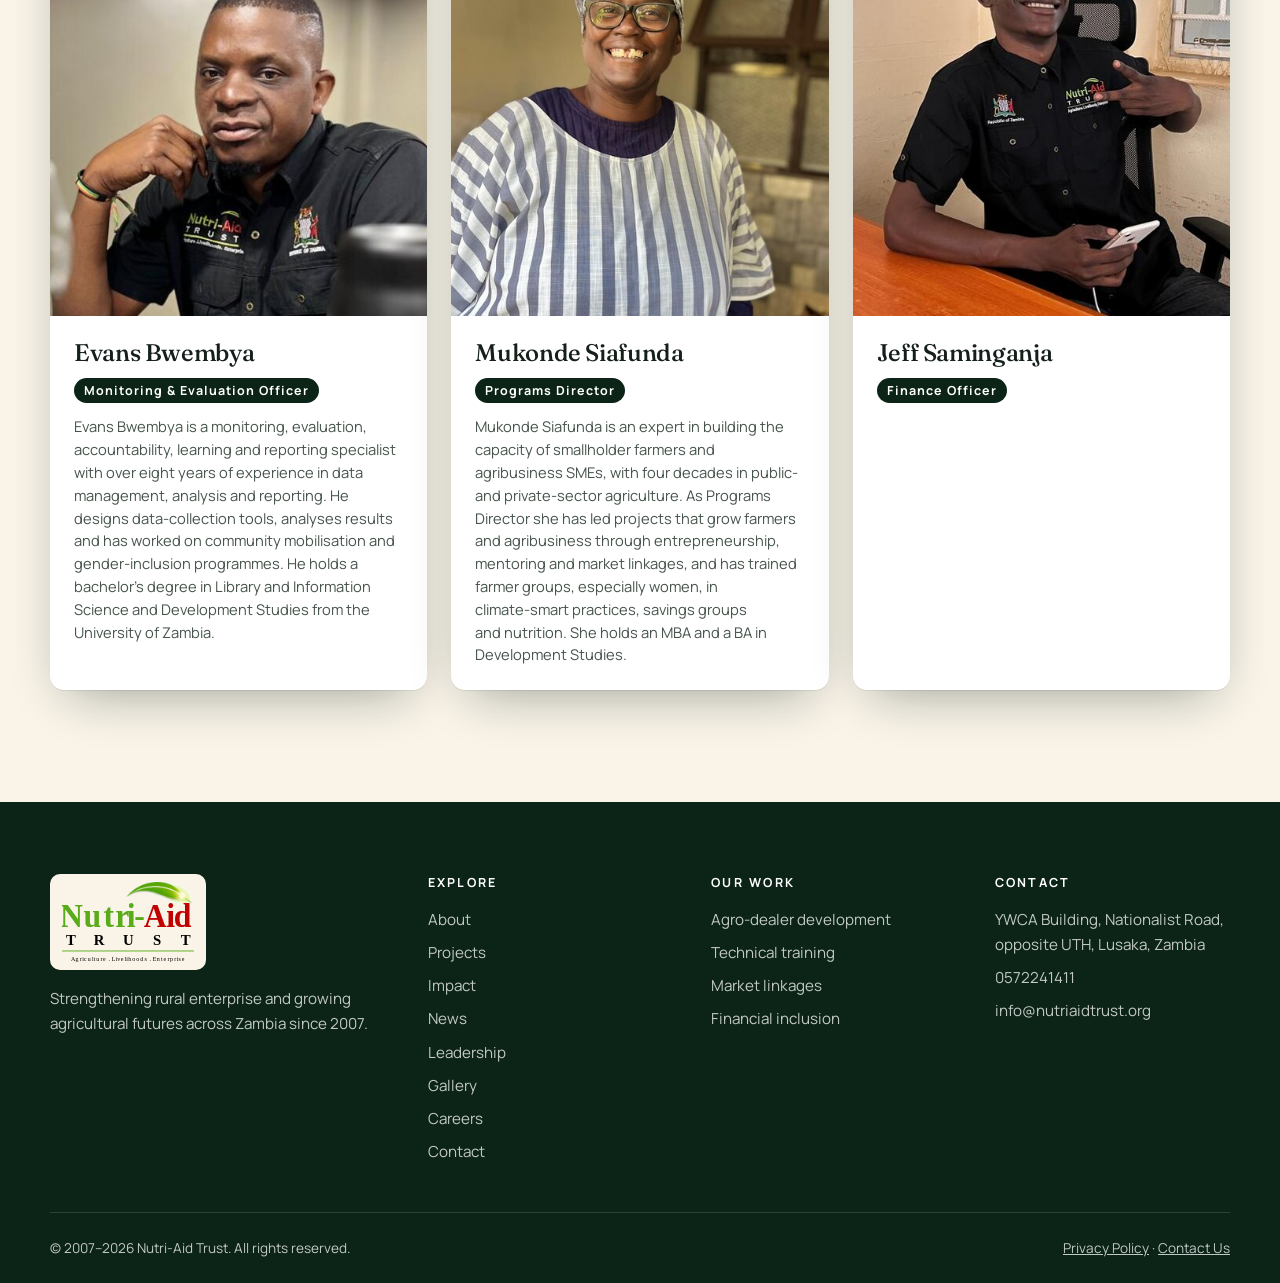
<file: leadership.html>
<!doctype html>
<html lang="en">
<head>
<meta charset="utf-8">
<meta name="viewport" content="width=device-width, initial-scale=1">
<title>Leadership — Nutri-Aid Trust</title>
<meta name="description" content="Nutri-Aid Trust is a Zambian agribusiness NGO building agro-dealer networks, training farmers and linking smallholders to markets since 2007.">
<link rel="icon" href="assets/img/logo.svg">
<link rel="preconnect" href="https://fonts.googleapis.com">
<link rel="preconnect" href="https://fonts.gstatic.com" crossorigin>
<link href="https://fonts.googleapis.com/css2?family=Fraunces:ital,opsz,wght@0,9..144,300..600;1,9..144,300..600&family=Manrope:wght@400;600;700;800&display=swap" rel="stylesheet">
<link rel="stylesheet" href="assets/css/style.css">
<link rel="stylesheet" href="assets/css/motion.css">
<link rel="stylesheet" href="assets/css/extra.css">
</head>
<body>
<a class="skip" href="#main">Skip to content</a>

<header class="site-header solid">
  <div class="wrap nav">
    <a class="brand" href="index.html" aria-label="Nutri-Aid Trust home"><img src="assets/img/logo.svg" alt="Nutri-Aid Trust" width="1289" height="780"></a>
    <button class="menu-btn" aria-expanded="false" aria-controls="nav-links" aria-label="Open menu"><span></span></button>
    <ul class="nav-links" id="nav-links">
      <li class="nav-home"><a href="index.html">Home</a></li>
      <li><a href="about.html">About</a></li>
      <li><a href="projects.html">Projects</a></li>
      <li><a href="impact.html">Impact</a></li>
      <li><a href="news.html">News</a></li>
      <li><a href="leadership.html" aria-current="page">Leadership</a></li>
      <li><a href="gallery.html">Gallery</a></li>
      <li><a href="careers.html">Careers</a></li>
      <li><a href="contact.html">Contact</a></li>
      <li><a class="btn btn-primary" href="index.html#partner">Partner With Us</a></li>
    </ul>
  </div>
</header>

<main id="main">
<section class="page-hero on-dark"><div class="contours" aria-hidden="true"></div><div class="wrap">
<span class="eyebrow rise">Our leadership</span><h1 class="rise" style="--i:1">Guiding Nutri-Aid Trust</h1><p class="lede rise" style="--i:2">Guiding Nutri-Aid Trust with decades of expertise in agribusiness, economic development, and sustainable impact.</p></div></section>
<section class="section"><div class="wrap"><div class="section-head reveal"><span class="eyebrow">Senior management</span></div>
<div class="grid-3">
<article class="card person reveal" style="--i:0"><img class="photo" src="assets/img/team/peter-manda.jpg" alt="Portrait of Peter Manda" width="480" height="600" loading="lazy"><div class="card-body"><h3>Peter Manda</h3><span class="tag">Country Director</span><p class="bio">Peter Manda is an agribusiness professional with over 30 years of experience contributing value-chain expertise to development programmes in Zambia, including 25 years in agribusiness production and marketing. He has led donor relationships, carried out market analyses, developed value chains, built business linkages and supported trade facilitation. He holds an MSc in Agronomy.</p></div></article>
<article class="card person reveal" style="--i:1"><img class="photo" src="assets/img/team/mercy-kanswata.jpg" alt="Portrait of Mercy Kanswata" width="480" height="600" loading="lazy"><div class="card-body"><h3>Mercy Kanswata</h3><span class="tag">Head of Finance / Administration</span></div></article>
<article class="card person reveal" style="--i:2"><img class="photo" src="assets/img/team/marrian-kafuni.jpg" alt="Portrait of Marrian Kafuni" width="480" height="600" loading="lazy"><div class="card-body"><h3>Marrian Kafuni</h3><span class="tag">HR / Office Admin</span></div></article>
<article class="card person reveal" style="--i:0"><img class="photo" src="assets/img/team/evans-bwembya.jpg" alt="Portrait of Evans Bwembya" width="480" height="600" loading="lazy"><div class="card-body"><h3>Evans Bwembya</h3><span class="tag">Monitoring &amp; Evaluation Officer</span><p class="bio">Evans Bwembya is a monitoring, evaluation, accountability, learning and reporting specialist with over eight years of experience in data management, analysis and reporting. He designs data-collection tools, analyses results and has worked on community mobilisation and gender-inclusion programmes. He holds a bachelor&rsquo;s degree in Library and Information Science and Development Studies from the University of Zambia.</p></div></article>
<article class="card person reveal" style="--i:1"><img class="photo" src="assets/img/team/mukonde-siafunda.jpg" alt="Portrait of Mukonde Siafunda" width="480" height="600" loading="lazy"><div class="card-body"><h3>Mukonde Siafunda</h3><span class="tag">Programs Director</span><p class="bio">Mukonde Siafunda is an expert in building the capacity of smallholder farmers and agribusiness SMEs, with four decades in public- and private-sector agriculture. As Programs Director she has led projects that grow farmers and agribusiness through entrepreneurship, mentoring and market linkages, and has trained farmer groups, especially women, in climate-smart practices, savings groups and nutrition. She holds an MBA and a BA in Development Studies.</p></div></article>
<article class="card person reveal" style="--i:2"><img class="photo" src="assets/img/team/jeff-saminganja.jpg" alt="Portrait of Jeff Saminganja" width="480" height="600" loading="lazy"><div class="card-body"><h3>Jeff Saminganja</h3><span class="tag">Finance Officer</span></div></article>
</div>
</div></section>
</main>

<footer class="site-footer">
  <div class="wrap">
    <div class="foot-grid">
      <div><img src="assets/img/logo.svg" alt="Nutri-Aid Trust" width="1289" height="780"><p>Strengthening rural enterprise and growing agricultural futures across Zambia since 2007.</p></div>
      <div><h4>Explore</h4><ul><li><a href="about.html">About</a></li><li><a href="projects.html">Projects</a></li><li><a href="impact.html">Impact</a></li><li><a href="news.html">News</a></li><li><a href="leadership.html">Leadership</a></li><li><a href="gallery.html">Gallery</a></li><li><a href="careers.html">Careers</a></li><li><a href="contact.html">Contact</a></li></ul></div>
      <div><h4>Our work</h4><ul><li><a href="index.html#expertise">Agro-dealer development</a></li><li><a href="index.html#expertise">Technical training</a></li><li><a href="index.html#expertise">Market linkages</a></li><li><a href="index.html#expertise">Financial inclusion</a></li></ul></div>
      <div><h4>Contact</h4><ul><li>YWCA Building, Nationalist Road, opposite UTH, Lusaka, Zambia</li><li><a href="tel:0572241411">0572241411</a></li><li><a href="mailto:info@nutriaidtrust.org">info@nutriaidtrust.org</a></li></ul></div>
    </div>
    <div class="foot-base"><span>© 2007–<span id="yr">2026</span> Nutri-Aid Trust. All rights reserved.</span><span><a href="#">Privacy Policy</a> · <a href="contact.html">Contact Us</a></span></div>
  </div>
</footer>
<script src="assets/js/main.js"></script>
<script src="assets/js/motion.js"></script>
<script>document.getElementById("yr").textContent = new Date().getFullYear();</script>
</body>
</html>
</file>
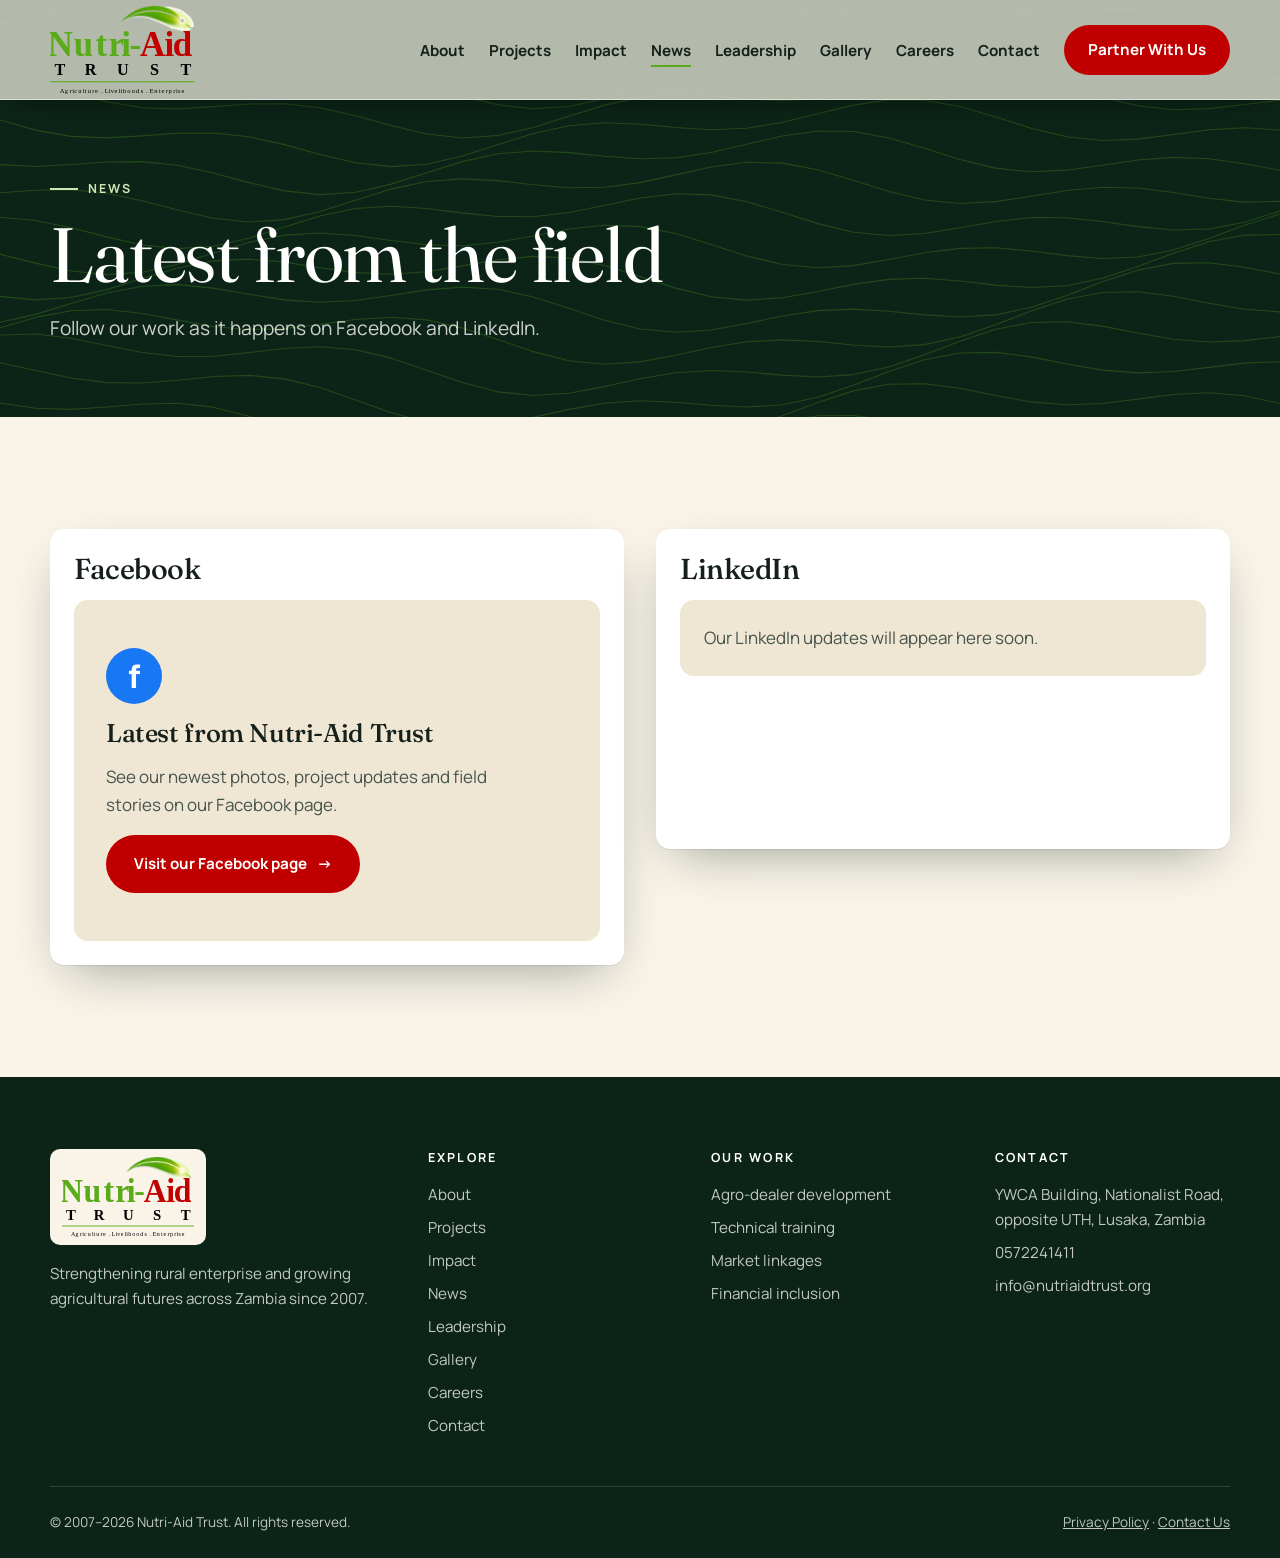
<file: news.html>
<!doctype html>
<html lang="en">
<head>
<meta charset="utf-8">
<meta name="viewport" content="width=device-width, initial-scale=1">
<title>News — Nutri-Aid Trust</title>
<meta name="description" content="Latest news and updates from Nutri-Aid Trust on Facebook and LinkedIn.">
<link rel="icon" href="assets/img/logo.svg">
<link rel="preconnect" href="https://fonts.googleapis.com">
<link rel="preconnect" href="https://fonts.gstatic.com" crossorigin>
<link href="https://fonts.googleapis.com/css2?family=Fraunces:ital,opsz,wght@0,9..144,300..600;1,9..144,300..600&family=Manrope:wght@400;600;700;800&display=swap" rel="stylesheet">
<link rel="stylesheet" href="assets/css/style.css">
<link rel="stylesheet" href="assets/css/motion.css">
<link rel="stylesheet" href="assets/css/extra.css">
</head>
<body>
<a class="skip" href="#main">Skip to content</a>

<header class="site-header solid">
  <div class="wrap nav">
    <a class="brand" href="index.html" aria-label="Nutri-Aid Trust home"><img src="assets/img/logo.svg" alt="Nutri-Aid Trust" width="1289" height="780"></a>
    <button class="menu-btn" aria-expanded="false" aria-controls="nav-links" aria-label="Open menu"><span></span></button>
    <ul class="nav-links" id="nav-links">
      <li class="nav-home"><a href="index.html">Home</a></li>
      <li><a href="about.html">About</a></li>
      <li><a href="projects.html">Projects</a></li>
      <li><a href="impact.html">Impact</a></li>
      <li><a href="news.html" aria-current="page">News</a></li>
      <li><a href="leadership.html">Leadership</a></li>
      <li><a href="gallery.html">Gallery</a></li>
      <li><a href="careers.html">Careers</a></li>
      <li><a href="contact.html">Contact</a></li>
      <li><a class="btn btn-primary" href="index.html#partner">Partner With Us</a></li>
    </ul>
  </div>
</header>

<main id="main">
<section class="page-hero on-dark"><div class="contours" aria-hidden="true"></div><div class="wrap">
<span class="eyebrow rise">News</span><h1 class="rise" style="--i:1">Latest from the field</h1><p class="lede rise" style="--i:2">Follow our work as it happens on Facebook and LinkedIn.</p></div></section>
<section class="section"><div class="wrap feeds">
  <article class="feed reveal" id="feed-fb"><div class="feed-head"><h2>Facebook</h2><a class="btn btn-dark" id="fb-follow" href="#" target="_blank" rel="noopener" hidden>Follow us <span class="arr" aria-hidden="true">&rarr;</span></a></div><div class="feed-body" id="fb-body"></div></article>
  <article class="feed reveal" id="feed-li" style="--i:1"><div class="feed-head"><h2>LinkedIn</h2><a class="btn btn-dark" id="li-follow" href="#" target="_blank" rel="noopener" hidden>Follow us <span class="arr" aria-hidden="true">&rarr;</span></a></div><div class="feed-body" id="li-body"></div></article>
</div>
<noscript><p class="wrap">Turn on JavaScript to see our latest posts.</p></noscript>
</section>
</main>

<footer class="site-footer">
  <div class="wrap">
    <div class="foot-grid">
      <div><img src="assets/img/logo.svg" alt="Nutri-Aid Trust" width="1289" height="780"><p>Strengthening rural enterprise and growing agricultural futures across Zambia since 2007.</p></div>
      <div><h4>Explore</h4><ul><li><a href="about.html">About</a></li><li><a href="projects.html">Projects</a></li><li><a href="impact.html">Impact</a></li><li><a href="news.html">News</a></li><li><a href="leadership.html">Leadership</a></li><li><a href="gallery.html">Gallery</a></li><li><a href="careers.html">Careers</a></li><li><a href="contact.html">Contact</a></li></ul></div>
      <div><h4>Our work</h4><ul><li><a href="index.html#expertise">Agro-dealer development</a></li><li><a href="index.html#expertise">Technical training</a></li><li><a href="index.html#expertise">Market linkages</a></li><li><a href="index.html#expertise">Financial inclusion</a></li></ul></div>
      <div><h4>Contact</h4><ul><li>YWCA Building, Nationalist Road, opposite UTH, Lusaka, Zambia</li><li><a href="tel:0572241411">0572241411</a></li><li><a href="mailto:info@nutriaidtrust.org">info@nutriaidtrust.org</a></li></ul></div>
    </div>
    <div class="foot-base"><span>© 2007–<span id="yr">2026</span> Nutri-Aid Trust. All rights reserved.</span><span><a href="#">Privacy Policy</a> · <a href="contact.html">Contact Us</a></span></div>
  </div>
</footer>

<script src="assets/js/main.js"></script>
<script src="assets/js/news.js"></script>
<script src="assets/js/motion.js"></script>
<script>document.getElementById("yr").textContent = new Date().getFullYear();</script>
</body>
</html>
</file>
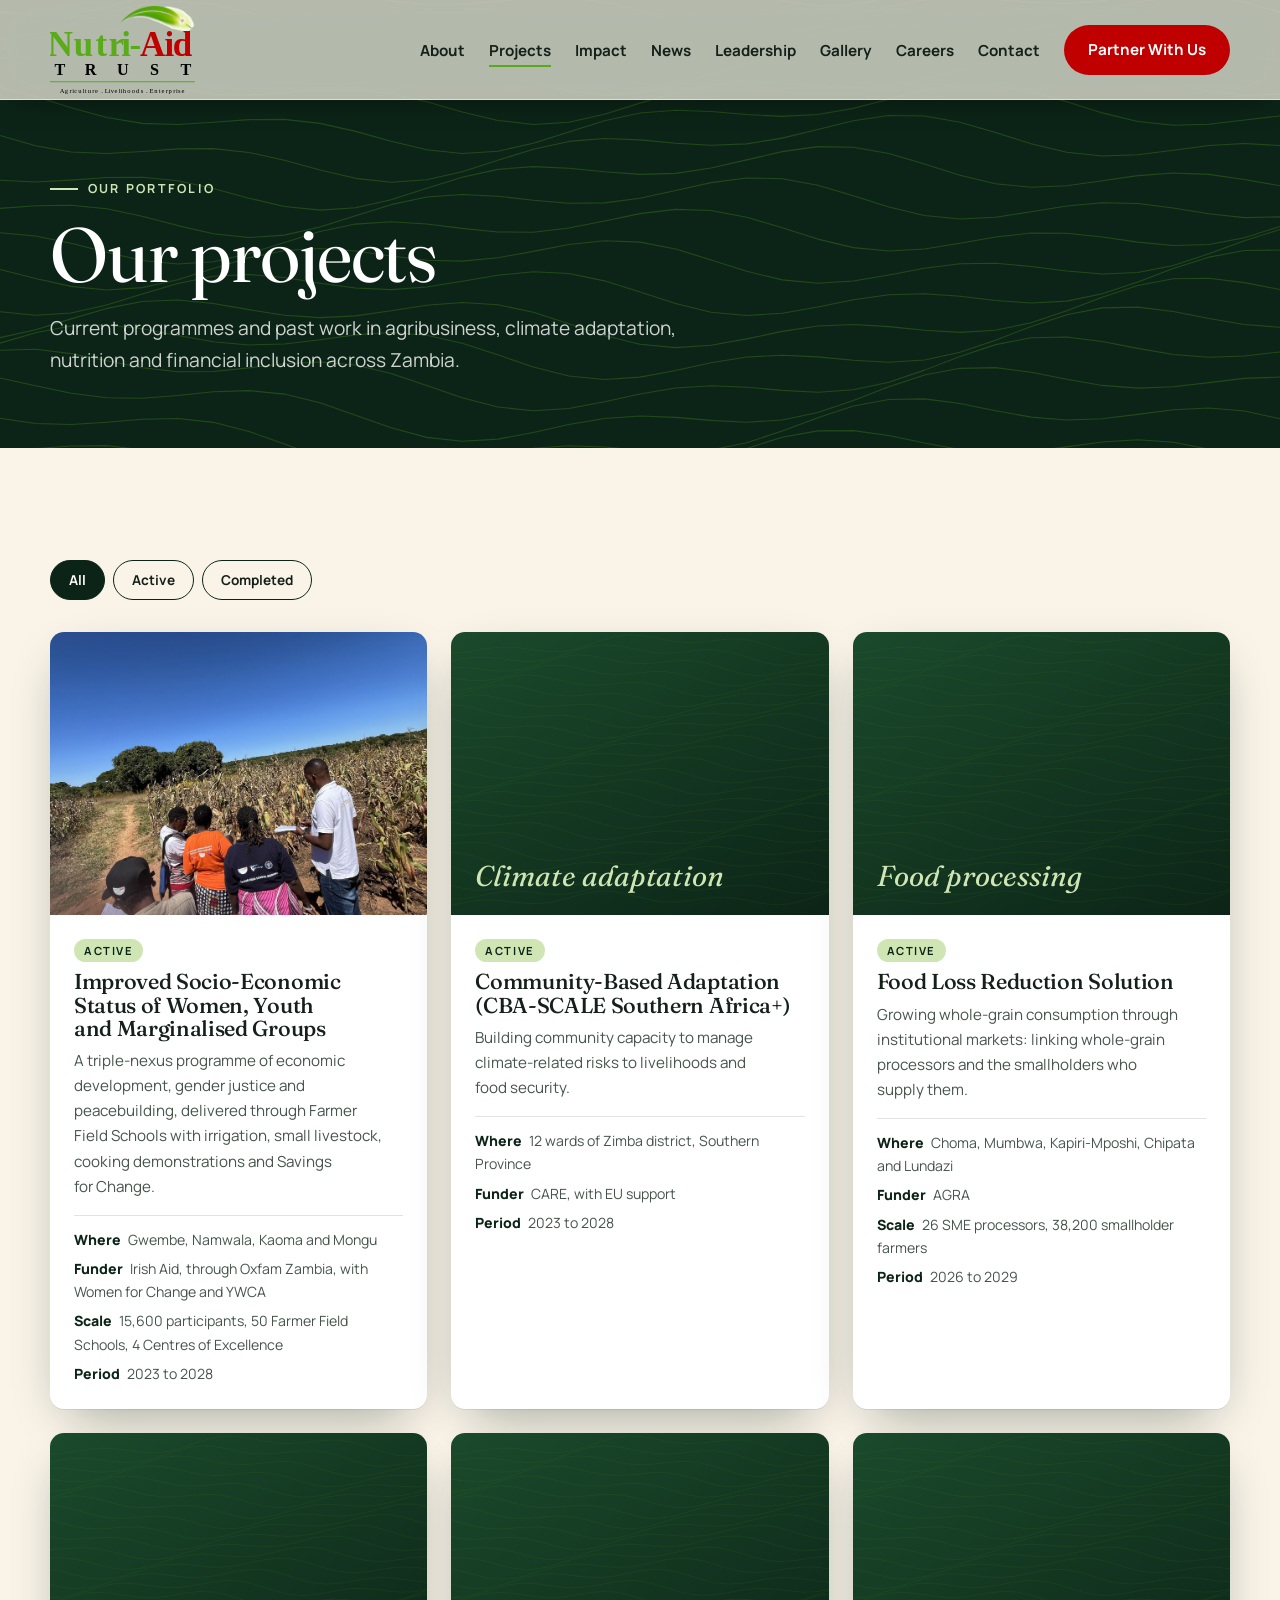
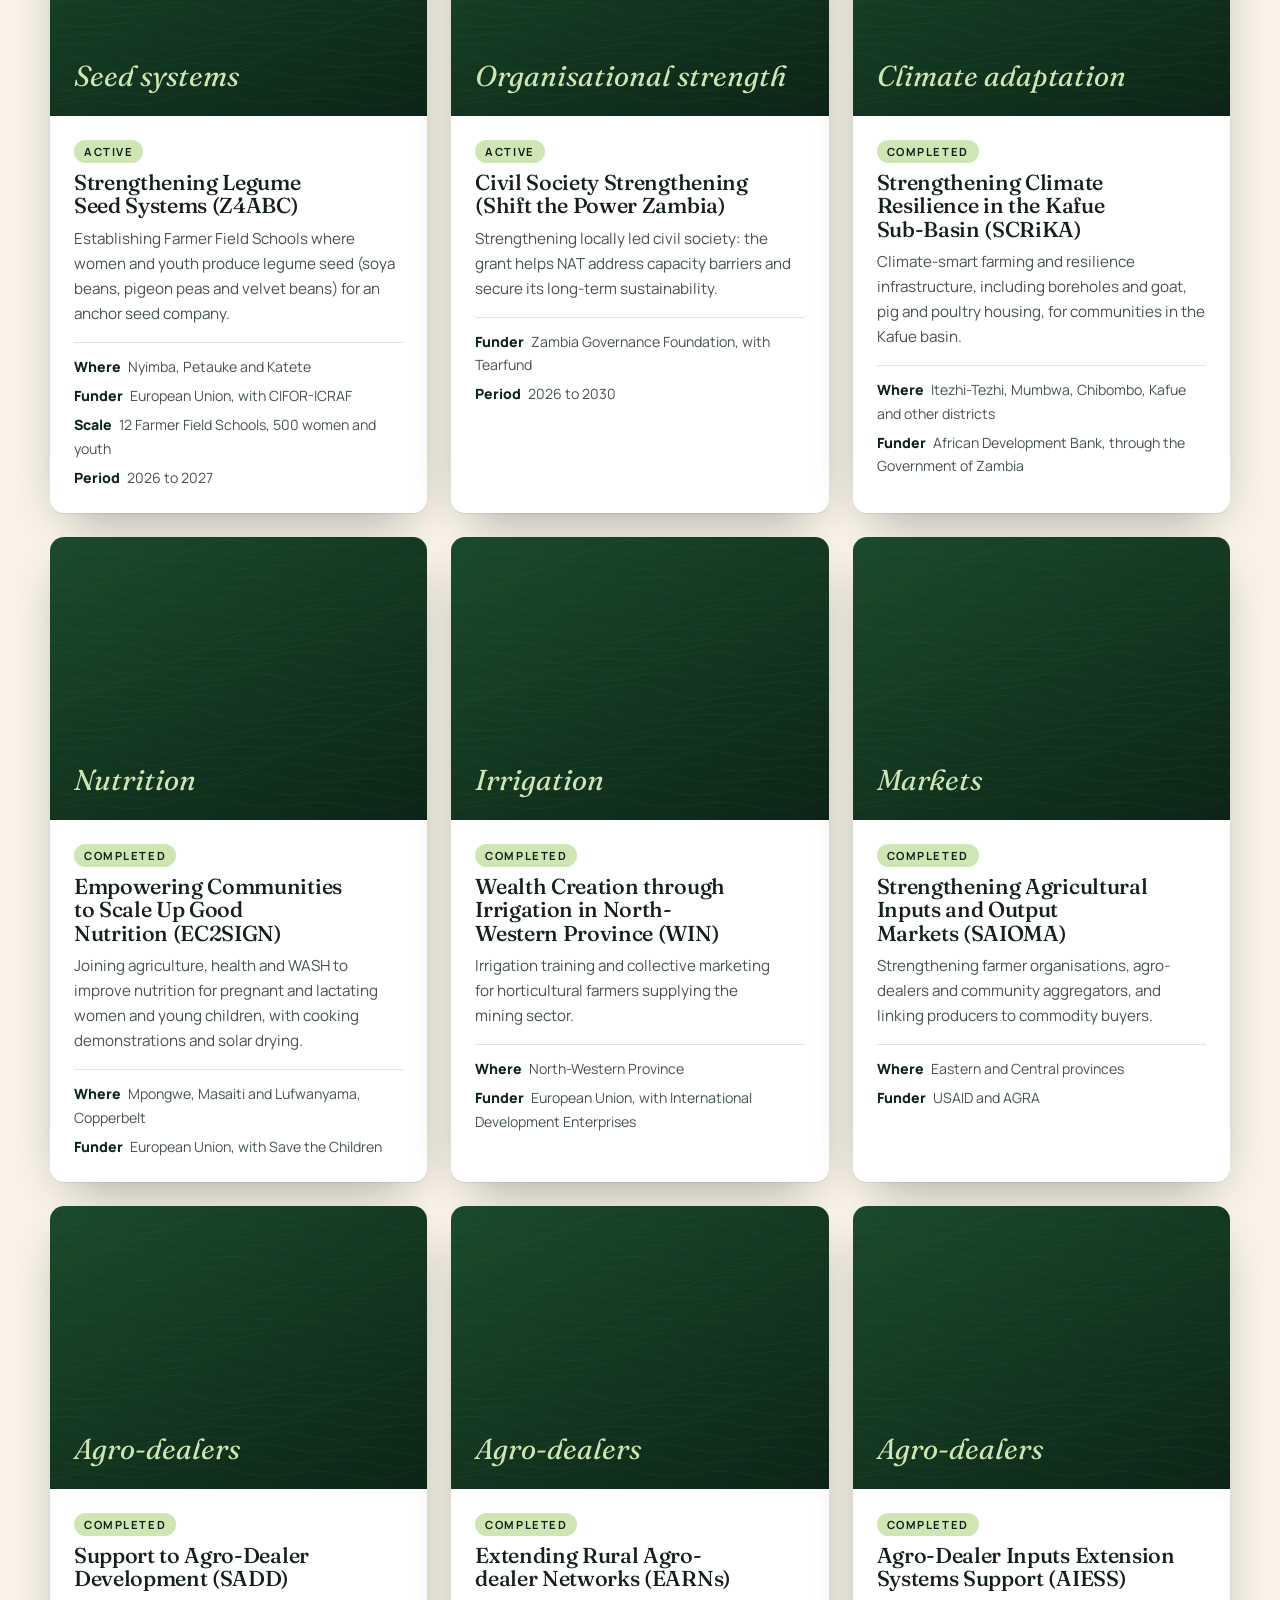
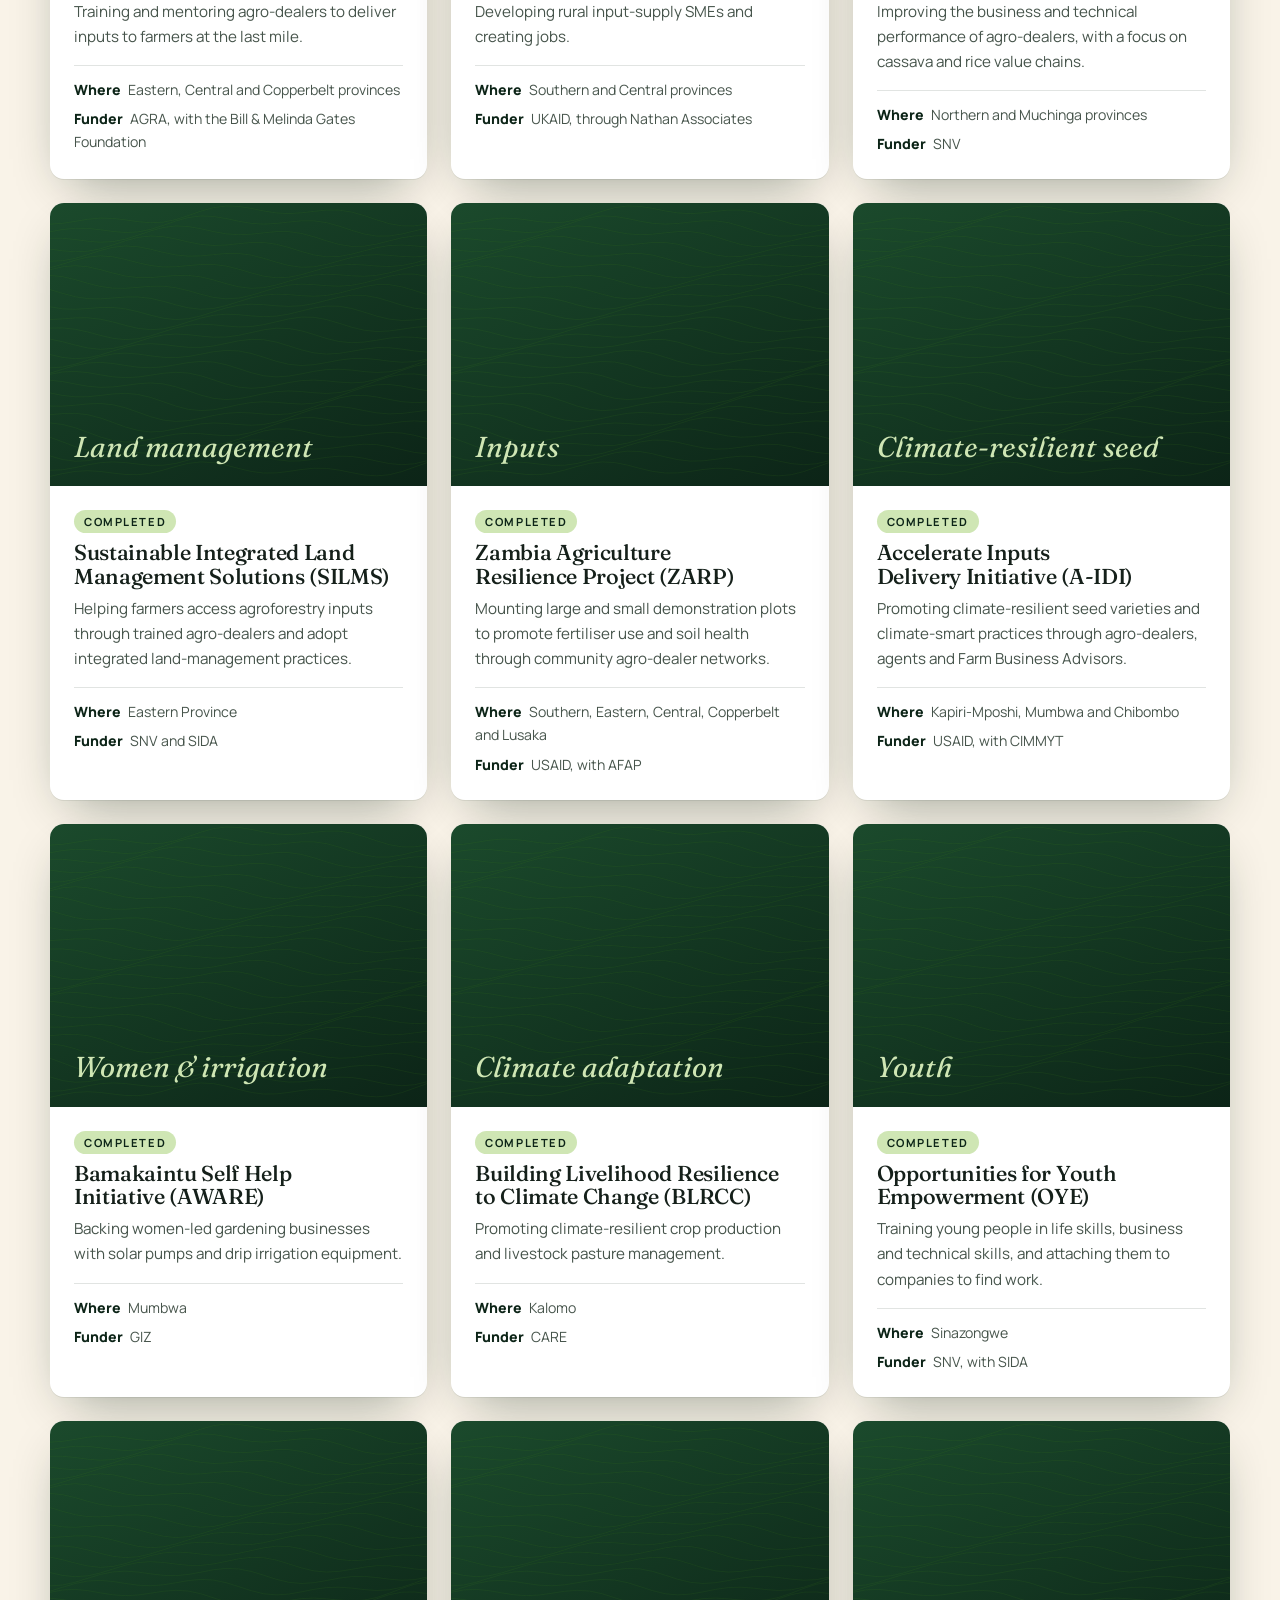
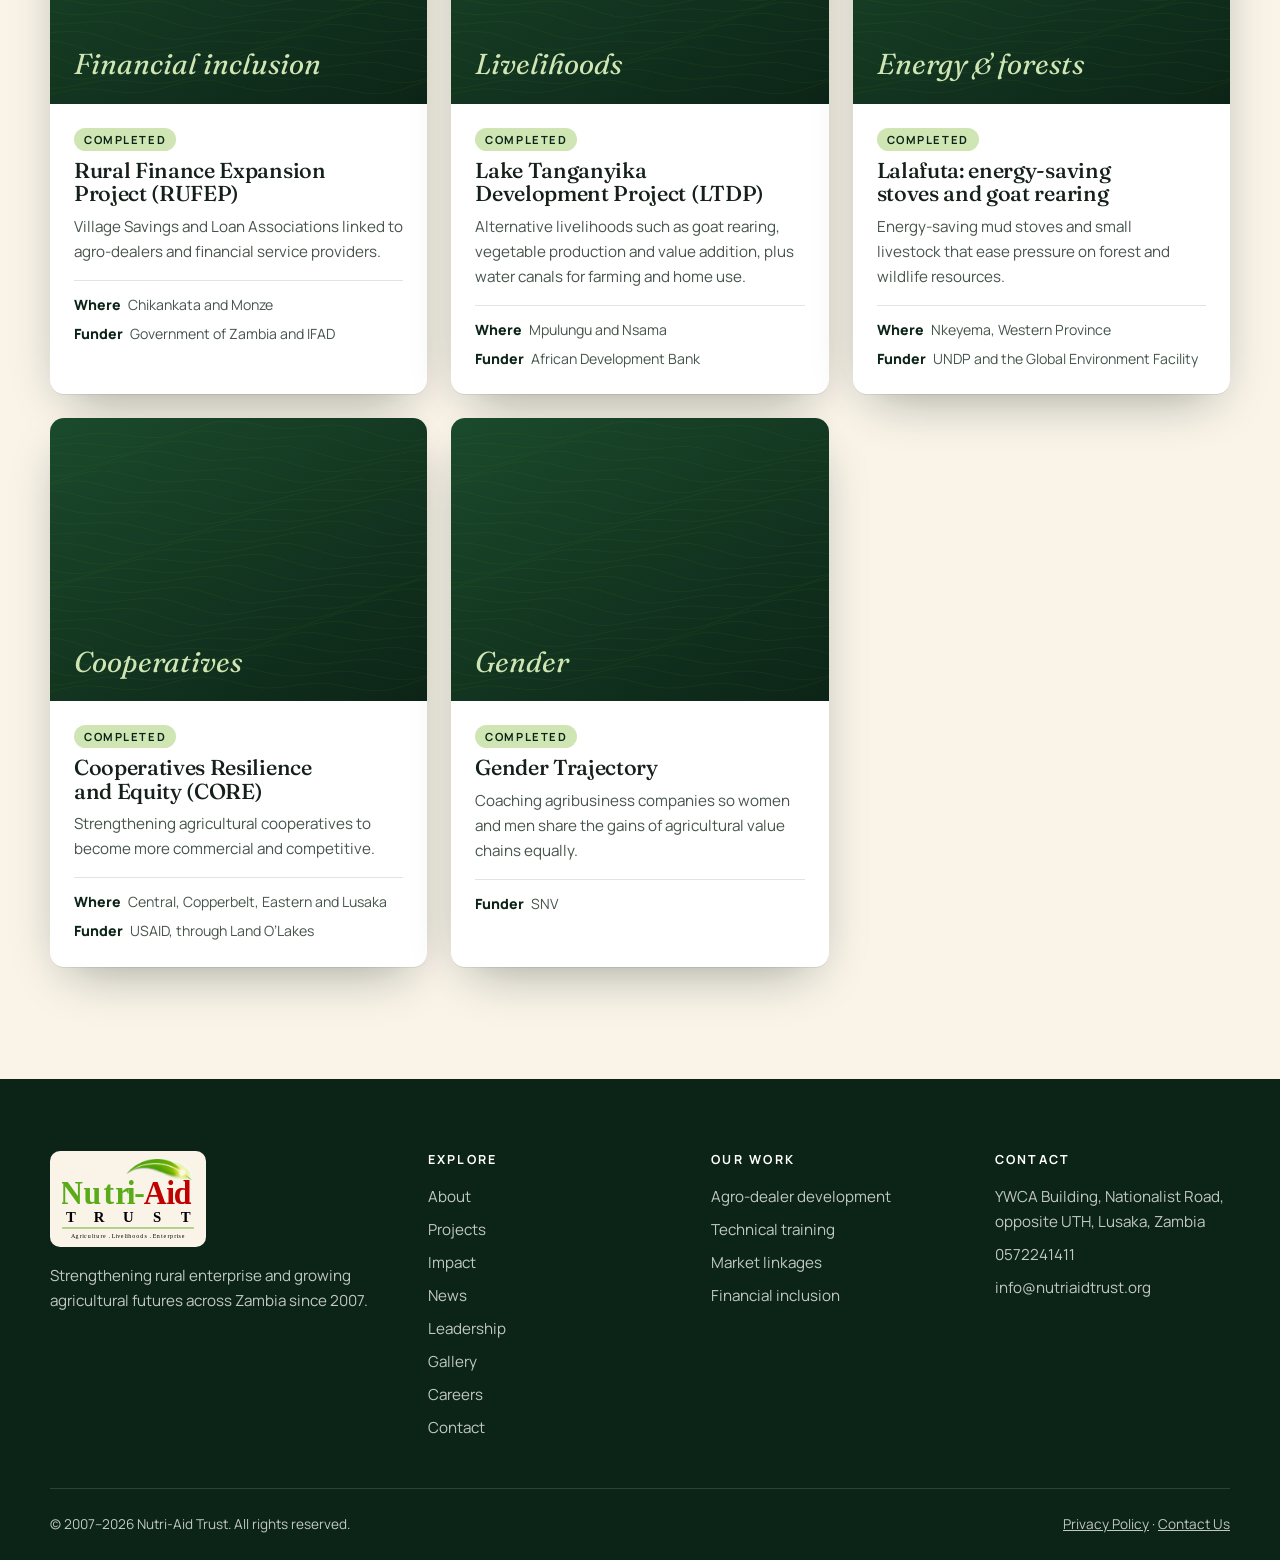
<file: projects.html>
<!doctype html>
<html lang="en">
<head>
<meta charset="utf-8">
<meta name="viewport" content="width=device-width, initial-scale=1">
<title>Projects — Nutri-Aid Trust</title>
<meta name="description" content="Nutri-Aid Trust is a Zambian agribusiness NGO building agro-dealer networks, training farmers and linking smallholders to markets since 2007.">
<link rel="icon" href="assets/img/logo.svg">
<link rel="preconnect" href="https://fonts.googleapis.com">
<link rel="preconnect" href="https://fonts.gstatic.com" crossorigin>
<link href="https://fonts.googleapis.com/css2?family=Fraunces:ital,opsz,wght@0,9..144,300..600;1,9..144,300..600&family=Manrope:wght@400;600;700;800&display=swap" rel="stylesheet">
<link rel="stylesheet" href="assets/css/style.css">
<link rel="stylesheet" href="assets/css/motion.css">
<link rel="stylesheet" href="assets/css/extra.css">
</head>
<body>
<a class="skip" href="#main">Skip to content</a>

<header class="site-header solid">
  <div class="wrap nav">
    <a class="brand" href="index.html" aria-label="Nutri-Aid Trust home"><img src="assets/img/logo.svg" alt="Nutri-Aid Trust" width="1289" height="780"></a>
    <button class="menu-btn" aria-expanded="false" aria-controls="nav-links" aria-label="Open menu"><span></span></button>
    <ul class="nav-links" id="nav-links">
      <li class="nav-home"><a href="index.html">Home</a></li>
      <li><a href="about.html">About</a></li>
      <li><a href="projects.html" aria-current="page">Projects</a></li>
      <li><a href="impact.html">Impact</a></li>
      <li><a href="news.html">News</a></li>
      <li><a href="leadership.html">Leadership</a></li>
      <li><a href="gallery.html">Gallery</a></li>
      <li><a href="careers.html">Careers</a></li>
      <li><a href="contact.html">Contact</a></li>
      <li><a class="btn btn-primary" href="index.html#partner">Partner With Us</a></li>
    </ul>
  </div>
</header>

<main id="main">
<section class="page-hero on-dark"><div class="contours" aria-hidden="true"></div><div class="wrap">
<span class="eyebrow rise">Our portfolio</span><h1 class="rise" style="--i:1">Our projects</h1><p class="lede rise" style="--i:2">Current programmes and past work in agribusiness, climate adaptation, nutrition and financial inclusion across Zambia.</p></div></section>
<section class="section"><div class="wrap"><div class="chips" data-filter-group=".card" role="group" aria-label="Filter projects"><button class="chip" data-f="all" aria-pressed="true">All</button><button class="chip" data-f="active" aria-pressed="false">Active</button><button class="chip" data-f="completed" aria-pressed="false">Completed</button></div><div class="grid-3"><article class="card project reveal" data-cat="active"><img src="assets/img/gallery/field-school.jpg" alt="Farmers and facilitators gathered at a Farmer Field School demonstration plot" width="1800" height="1350" loading="lazy"><div class="card-body"><span class="tag">Active</span><h3>Improved Socio-Economic Status of Women, Youth and Marginalised Groups</h3><p>A triple-nexus programme of economic development, gender justice and peacebuilding, delivered through Farmer Field Schools with irrigation, small livestock, cooking demonstrations and Savings for Change.</p><ul class="meta"><li><b>Where</b> Gwembe, Namwala, Kaoma and Mongu</li><li><b>Funder</b> Irish Aid, through Oxfam Zambia, with Women for Change and YWCA</li><li><b>Scale</b> 15,600 participants, 50 Farmer Field Schools, 4 Centres of Excellence</li><li><b>Period</b> 2023 to 2028</li></ul></div></article><article class="card project reveal" data-cat="active"><div class="bandtop"><span>Climate adaptation</span></div><div class="card-body"><span class="tag">Active</span><h3>Community-Based Adaptation (CBA-SCALE Southern Africa+)</h3><p>Building community capacity to manage climate-related risks to livelihoods and food security.</p><ul class="meta"><li><b>Where</b> 12 wards of Zimba district, Southern Province</li><li><b>Funder</b> CARE, with EU support</li><li><b>Period</b> 2023 to 2028</li></ul></div></article><article class="card project reveal" data-cat="active"><div class="bandtop"><span>Food processing</span></div><div class="card-body"><span class="tag">Active</span><h3>Food Loss Reduction Solution</h3><p>Growing whole-grain consumption through institutional markets: linking whole-grain processors and the smallholders who supply them.</p><ul class="meta"><li><b>Where</b> Choma, Mumbwa, Kapiri-Mposhi, Chipata and Lundazi</li><li><b>Funder</b> AGRA</li><li><b>Scale</b> 26 SME processors, 38,200 smallholder farmers</li><li><b>Period</b> 2026 to 2029</li></ul></div></article><article class="card project reveal" data-cat="active"><div class="bandtop"><span>Seed systems</span></div><div class="card-body"><span class="tag">Active</span><h3>Strengthening Legume Seed Systems (Z4ABC)</h3><p>Establishing Farmer Field Schools where women and youth produce legume seed (soya beans, pigeon peas and velvet beans) for an anchor seed company.</p><ul class="meta"><li><b>Where</b> Nyimba, Petauke and Katete</li><li><b>Funder</b> European Union, with CIFOR-ICRAF</li><li><b>Scale</b> 12 Farmer Field Schools, 500 women and youth</li><li><b>Period</b> 2026 to 2027</li></ul></div></article><article class="card project reveal" data-cat="active"><div class="bandtop"><span>Organisational strength</span></div><div class="card-body"><span class="tag">Active</span><h3>Civil Society Strengthening (Shift the Power Zambia)</h3><p>Strengthening locally led civil society: the grant helps NAT address capacity barriers and secure its long-term sustainability.</p><ul class="meta"><li><b>Funder</b> Zambia Governance Foundation, with Tearfund</li><li><b>Period</b> 2026 to 2030</li></ul></div></article><article class="card project reveal" data-cat="completed"><div class="bandtop"><span>Climate adaptation</span></div><div class="card-body"><span class="tag">Completed</span><h3>Strengthening Climate Resilience in the Kafue Sub-Basin (SCRiKA)</h3><p>Climate-smart farming and resilience infrastructure, including boreholes and goat, pig and poultry housing, for communities in the Kafue basin.</p><ul class="meta"><li><b>Where</b> Itezhi-Tezhi, Mumbwa, Chibombo, Kafue and other districts</li><li><b>Funder</b> African Development Bank, through the Government of Zambia</li></ul></div></article><article class="card project reveal" data-cat="completed"><div class="bandtop"><span>Nutrition</span></div><div class="card-body"><span class="tag">Completed</span><h3>Empowering Communities to Scale Up Good Nutrition (EC2SIGN)</h3><p>Joining agriculture, health and WASH to improve nutrition for pregnant and lactating women and young children, with cooking demonstrations and solar drying.</p><ul class="meta"><li><b>Where</b> Mpongwe, Masaiti and Lufwanyama, Copperbelt</li><li><b>Funder</b> European Union, with Save the Children</li></ul></div></article><article class="card project reveal" data-cat="completed"><div class="bandtop"><span>Irrigation</span></div><div class="card-body"><span class="tag">Completed</span><h3>Wealth Creation through Irrigation in North-Western Province (WIN)</h3><p>Irrigation training and collective marketing for horticultural farmers supplying the mining sector.</p><ul class="meta"><li><b>Where</b> North-Western Province</li><li><b>Funder</b> European Union, with International Development Enterprises</li></ul></div></article><article class="card project reveal" data-cat="completed"><div class="bandtop"><span>Markets</span></div><div class="card-body"><span class="tag">Completed</span><h3>Strengthening Agricultural Inputs and Output Markets (SAIOMA)</h3><p>Strengthening farmer organisations, agro-dealers and community aggregators, and linking producers to commodity buyers.</p><ul class="meta"><li><b>Where</b> Eastern and Central provinces</li><li><b>Funder</b> USAID and AGRA</li></ul></div></article><article class="card project reveal" data-cat="completed"><div class="bandtop"><span>Agro-dealers</span></div><div class="card-body"><span class="tag">Completed</span><h3>Support to Agro-Dealer Development (SADD)</h3><p>Training and mentoring agro-dealers to deliver inputs to farmers at the last mile.</p><ul class="meta"><li><b>Where</b> Eastern, Central and Copperbelt provinces</li><li><b>Funder</b> AGRA, with the Bill &amp; Melinda Gates Foundation</li></ul></div></article><article class="card project reveal" data-cat="completed"><div class="bandtop"><span>Agro-dealers</span></div><div class="card-body"><span class="tag">Completed</span><h3>Extending Rural Agro-dealer Networks (EARNs)</h3><p>Developing rural input-supply SMEs and creating jobs.</p><ul class="meta"><li><b>Where</b> Southern and Central provinces</li><li><b>Funder</b> UKAID, through Nathan Associates</li></ul></div></article><article class="card project reveal" data-cat="completed"><div class="bandtop"><span>Agro-dealers</span></div><div class="card-body"><span class="tag">Completed</span><h3>Agro-Dealer Inputs Extension Systems Support (AIESS)</h3><p>Improving the business and technical performance of agro-dealers, with a focus on cassava and rice value chains.</p><ul class="meta"><li><b>Where</b> Northern and Muchinga provinces</li><li><b>Funder</b> SNV</li></ul></div></article><article class="card project reveal" data-cat="completed"><div class="bandtop"><span>Land management</span></div><div class="card-body"><span class="tag">Completed</span><h3>Sustainable Integrated Land Management Solutions (SILMS)</h3><p>Helping farmers access agroforestry inputs through trained agro-dealers and adopt integrated land-management practices.</p><ul class="meta"><li><b>Where</b> Eastern Province</li><li><b>Funder</b> SNV and SIDA</li></ul></div></article><article class="card project reveal" data-cat="completed"><div class="bandtop"><span>Inputs</span></div><div class="card-body"><span class="tag">Completed</span><h3>Zambia Agriculture Resilience Project (ZARP)</h3><p>Mounting large and small demonstration plots to promote fertiliser use and soil health through community agro-dealer networks.</p><ul class="meta"><li><b>Where</b> Southern, Eastern, Central, Copperbelt and Lusaka</li><li><b>Funder</b> USAID, with AFAP</li></ul></div></article><article class="card project reveal" data-cat="completed"><div class="bandtop"><span>Climate-resilient seed</span></div><div class="card-body"><span class="tag">Completed</span><h3>Accelerate Inputs Delivery Initiative (A-IDI)</h3><p>Promoting climate-resilient seed varieties and climate-smart practices through agro-dealers, agents and Farm Business Advisors.</p><ul class="meta"><li><b>Where</b> Kapiri-Mposhi, Mumbwa and Chibombo</li><li><b>Funder</b> USAID, with CIMMYT</li></ul></div></article><article class="card project reveal" data-cat="completed"><div class="bandtop"><span>Women &amp; irrigation</span></div><div class="card-body"><span class="tag">Completed</span><h3>Bamakaintu Self Help Initiative (AWARE)</h3><p>Backing women-led gardening businesses with solar pumps and drip irrigation equipment.</p><ul class="meta"><li><b>Where</b> Mumbwa</li><li><b>Funder</b> GIZ</li></ul></div></article><article class="card project reveal" data-cat="completed"><div class="bandtop"><span>Climate adaptation</span></div><div class="card-body"><span class="tag">Completed</span><h3>Building Livelihood Resilience to Climate Change (BLRCC)</h3><p>Promoting climate-resilient crop production and livestock pasture management.</p><ul class="meta"><li><b>Where</b> Kalomo</li><li><b>Funder</b> CARE</li></ul></div></article><article class="card project reveal" data-cat="completed"><div class="bandtop"><span>Youth</span></div><div class="card-body"><span class="tag">Completed</span><h3>Opportunities for Youth Empowerment (OYE)</h3><p>Training young people in life skills, business and technical skills, and attaching them to companies to find work.</p><ul class="meta"><li><b>Where</b> Sinazongwe</li><li><b>Funder</b> SNV, with SIDA</li></ul></div></article><article class="card project reveal" data-cat="completed"><div class="bandtop"><span>Financial inclusion</span></div><div class="card-body"><span class="tag">Completed</span><h3>Rural Finance Expansion Project (RUFEP)</h3><p>Village Savings and Loan Associations linked to agro-dealers and financial service providers.</p><ul class="meta"><li><b>Where</b> Chikankata and Monze</li><li><b>Funder</b> Government of Zambia and IFAD</li></ul></div></article><article class="card project reveal" data-cat="completed"><div class="bandtop"><span>Livelihoods</span></div><div class="card-body"><span class="tag">Completed</span><h3>Lake Tanganyika Development Project (LTDP)</h3><p>Alternative livelihoods such as goat rearing, vegetable production and value addition, plus water canals for farming and home use.</p><ul class="meta"><li><b>Where</b> Mpulungu and Nsama</li><li><b>Funder</b> African Development Bank</li></ul></div></article><article class="card project reveal" data-cat="completed"><div class="bandtop"><span>Energy &amp; forests</span></div><div class="card-body"><span class="tag">Completed</span><h3>Lalafuta: energy-saving stoves and goat rearing</h3><p>Energy-saving mud stoves and small livestock that ease pressure on forest and wildlife resources.</p><ul class="meta"><li><b>Where</b> Nkeyema, Western Province</li><li><b>Funder</b> UNDP and the Global Environment Facility</li></ul></div></article><article class="card project reveal" data-cat="completed"><div class="bandtop"><span>Cooperatives</span></div><div class="card-body"><span class="tag">Completed</span><h3>Cooperatives Resilience and Equity (CORE)</h3><p>Strengthening agricultural cooperatives to become more commercial and competitive.</p><ul class="meta"><li><b>Where</b> Central, Copperbelt, Eastern and Lusaka</li><li><b>Funder</b> USAID, through Land O&rsquo;Lakes</li></ul></div></article><article class="card project reveal" data-cat="completed"><div class="bandtop"><span>Gender</span></div><div class="card-body"><span class="tag">Completed</span><h3>Gender Trajectory</h3><p>Coaching agribusiness companies so women and men share the gains of agricultural value chains equally.</p><ul class="meta"><li><b>Funder</b> SNV</li></ul></div></article></div></div></section>
</main>

<footer class="site-footer">
  <div class="wrap">
    <div class="foot-grid">
      <div><img src="assets/img/logo.svg" alt="Nutri-Aid Trust" width="1289" height="780"><p>Strengthening rural enterprise and growing agricultural futures across Zambia since 2007.</p></div>
      <div><h4>Explore</h4><ul><li><a href="about.html">About</a></li><li><a href="projects.html">Projects</a></li><li><a href="impact.html">Impact</a></li><li><a href="news.html">News</a></li><li><a href="leadership.html">Leadership</a></li><li><a href="gallery.html">Gallery</a></li><li><a href="careers.html">Careers</a></li><li><a href="contact.html">Contact</a></li></ul></div>
      <div><h4>Our work</h4><ul><li><a href="index.html#expertise">Agro-dealer development</a></li><li><a href="index.html#expertise">Technical training</a></li><li><a href="index.html#expertise">Market linkages</a></li><li><a href="index.html#expertise">Financial inclusion</a></li></ul></div>
      <div><h4>Contact</h4><ul><li>YWCA Building, Nationalist Road, opposite UTH, Lusaka, Zambia</li><li><a href="tel:0572241411">0572241411</a></li><li><a href="mailto:info@nutriaidtrust.org">info@nutriaidtrust.org</a></li></ul></div>
    </div>
    <div class="foot-base"><span>© 2007–<span id="yr">2026</span> Nutri-Aid Trust. All rights reserved.</span><span><a href="#">Privacy Policy</a> · <a href="contact.html">Contact Us</a></span></div>
  </div>
</footer>
<script src="assets/js/main.js"></script>
<script src="assets/js/motion.js"></script>
<script>document.getElementById("yr").textContent = new Date().getFullYear();</script>
</body>
</html>
</file>
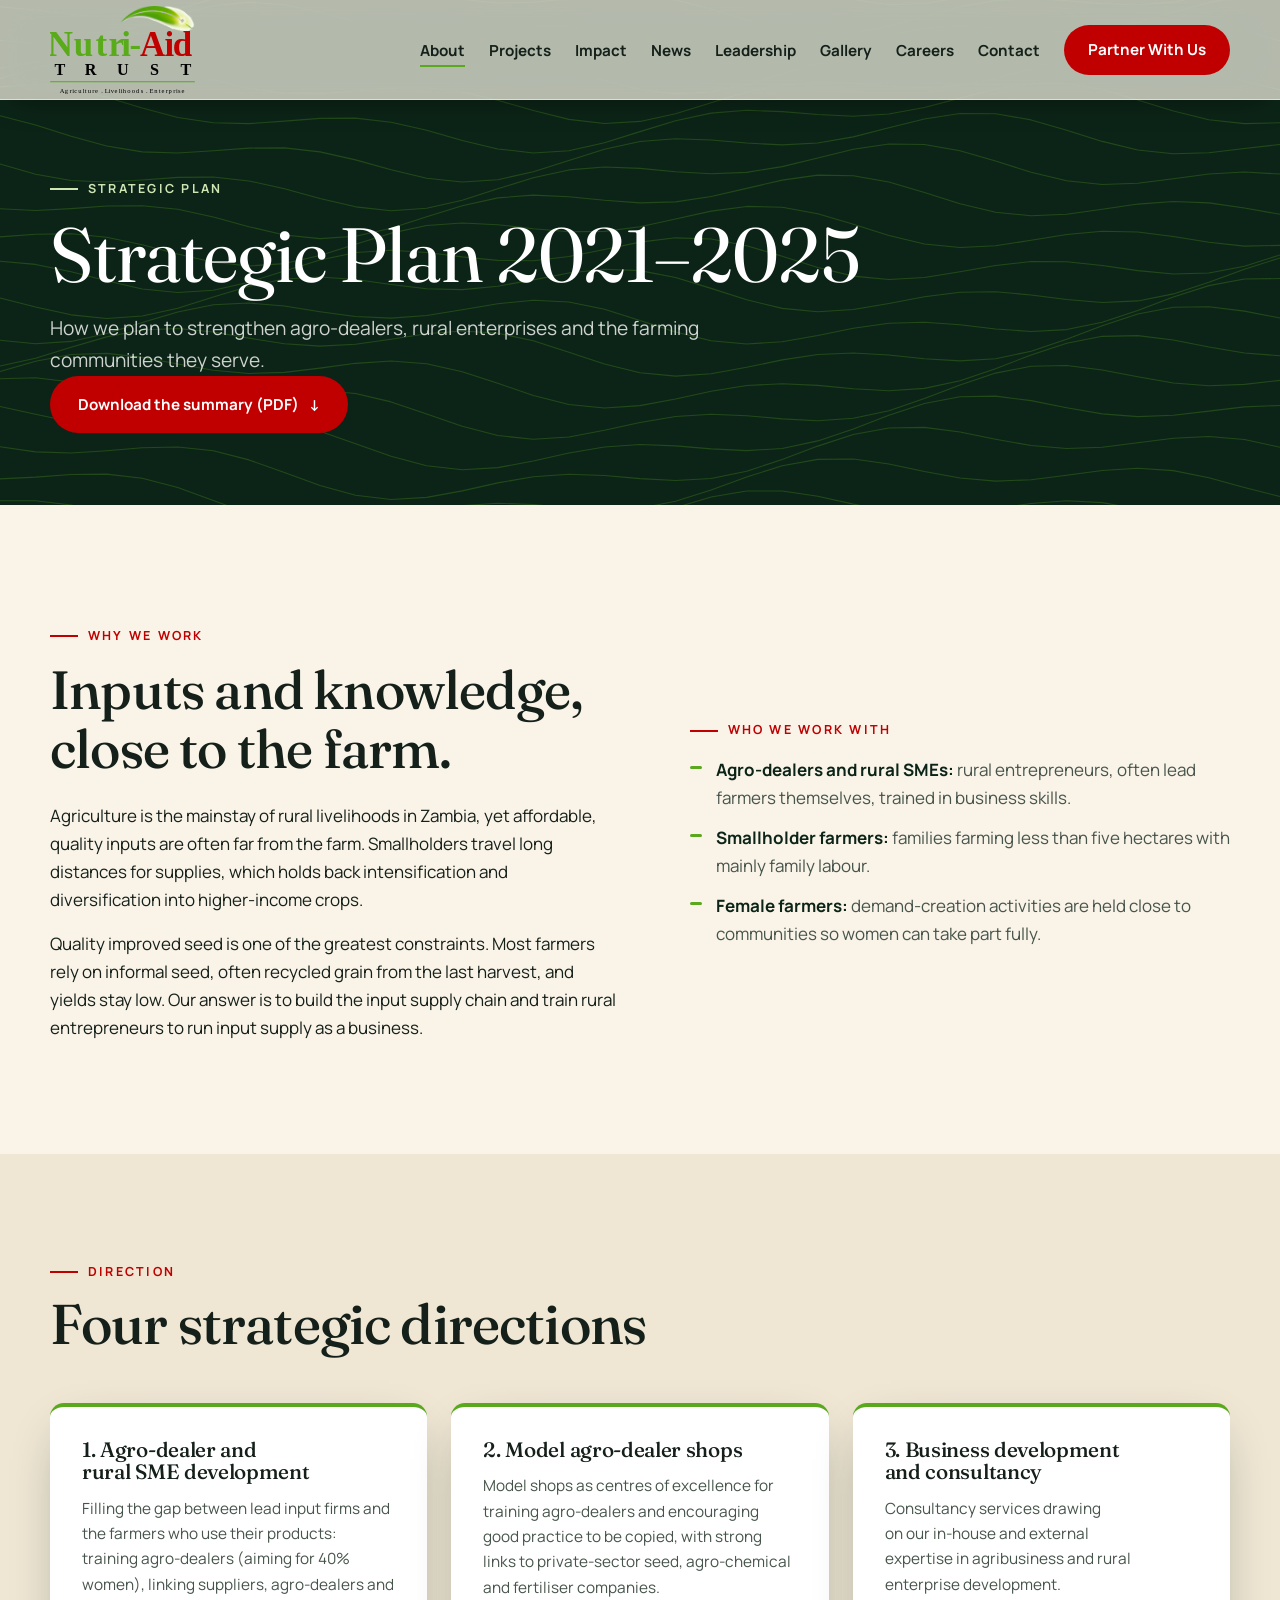
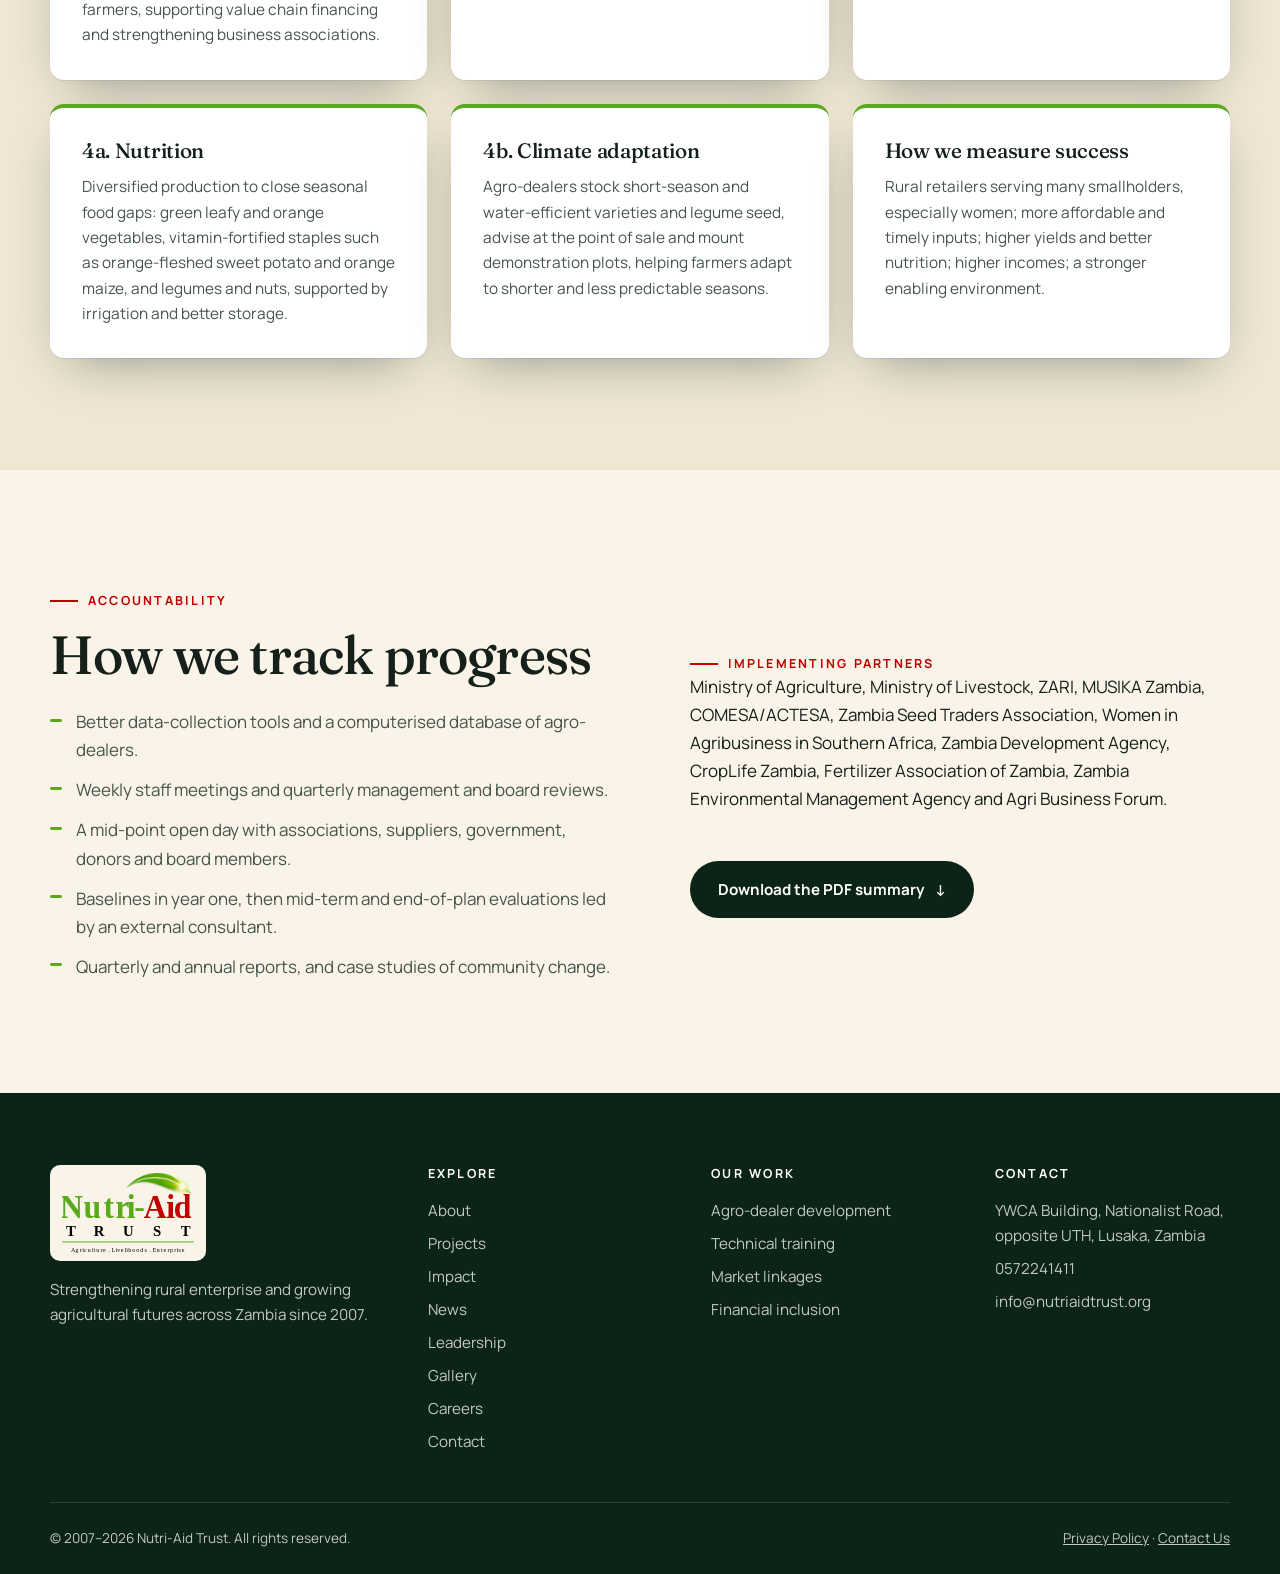
<file: strategy.html>
<!doctype html>
<html lang="en">
<head>
<meta charset="utf-8">
<meta name="viewport" content="width=device-width, initial-scale=1">
<title>Strategic plan — Nutri-Aid Trust</title>
<meta name="description" content="A public summary of the Nutri-Aid Trust Strategic Plan 2021 to 2025.">
<link rel="icon" href="assets/img/logo.svg">
<link rel="preconnect" href="https://fonts.googleapis.com">
<link rel="preconnect" href="https://fonts.gstatic.com" crossorigin>
<link href="https://fonts.googleapis.com/css2?family=Fraunces:ital,opsz,wght@0,9..144,300..600;1,9..144,300..600&family=Manrope:wght@400;600;700;800&display=swap" rel="stylesheet">
<link rel="stylesheet" href="assets/css/style.css">
<link rel="stylesheet" href="assets/css/motion.css">
<link rel="stylesheet" href="assets/css/extra.css">
</head>
<body>
<a class="skip" href="#main">Skip to content</a>

<header class="site-header solid">
  <div class="wrap nav">
    <a class="brand" href="index.html" aria-label="Nutri-Aid Trust home"><img src="assets/img/logo.svg" alt="Nutri-Aid Trust" width="1289" height="780"></a>
    <button class="menu-btn" aria-expanded="false" aria-controls="nav-links" aria-label="Open menu"><span></span></button>
    <ul class="nav-links" id="nav-links">
      <li class="nav-home"><a href="index.html">Home</a></li>
      <li><a href="about.html" aria-current="page">About</a></li>
      <li><a href="projects.html">Projects</a></li>
      <li><a href="impact.html">Impact</a></li>
      <li><a href="news.html">News</a></li>
      <li><a href="leadership.html">Leadership</a></li>
      <li><a href="gallery.html">Gallery</a></li>
      <li><a href="careers.html">Careers</a></li>
      <li><a href="contact.html">Contact</a></li>
      <li><a class="btn btn-primary" href="index.html#partner">Partner With Us</a></li>
    </ul>
  </div>
</header>

<main id="main">
<section class="page-hero on-dark"><div class="contours" aria-hidden="true"></div><div class="wrap">
<span class="eyebrow rise">Strategic plan</span><h1 class="rise" style="--i:1">Strategic Plan 2021&ndash;2025</h1><p class="lede rise" style="--i:2">How we plan to strengthen agro-dealers, rural enterprises and the farming communities they serve.</p>
<p class="rise" style="--i:3"><a class="btn btn-primary" href="assets/downloads/Nutri-Aid-Trust-Strategic-Plan-2021-2025-Summary.pdf" download>Download the summary (PDF) <span class="arr" aria-hidden="true">&darr;</span></a></p></div></section>

<section class="section"><div class="wrap story">
  <div class="reveal"><span class="eyebrow">Why we work</span><h2>Inputs and knowledge, close to the farm.</h2>
  <p>Agriculture is the mainstay of rural livelihoods in Zambia, yet affordable, quality inputs are often far from the farm. Smallholders travel long distances for supplies, which holds back intensification and diversification into higher-income crops.</p>
  <p>Quality improved seed is one of the greatest constraints. Most farmers rely on informal seed, often recycled grain from the last harvest, and yields stay low. Our answer is to build the input supply chain and train rural entrepreneurs to run input supply as a business.</p></div>
  <div class="reveal" style="--i:2"><span class="eyebrow">Who we work with</span>
  <ul class="plain"><li><b>Agro-dealers and rural SMEs:</b> rural entrepreneurs, often lead farmers themselves, trained in business skills.</li><li><b>Smallholder farmers:</b> families farming less than five hectares with mainly family labour.</li><li><b>Female farmers:</b> demand-creation activities are held close to communities so women can take part fully.</li></ul></div>
</div></section>

<section class="section tint"><div class="wrap">
  <div class="section-head reveal"><span class="eyebrow">Direction</span><h2>Four strategic directions</h2></div>
  <div class="areas">
    <article class="area reveal"><h3>1. Agro-dealer and rural SME development</h3><p>Filling the gap between lead input firms and the farmers who use their products: training agro-dealers (aiming for 40% women), linking suppliers, agro-dealers and farmers, supporting value chain financing and strengthening business associations.</p></article>
    <article class="area reveal" style="--i:1"><h3>2. Model agro-dealer shops</h3><p>Model shops as centres of excellence for training agro-dealers and encouraging good practice to be copied, with strong links to private-sector seed, agro-chemical and fertiliser companies.</p></article>
    <article class="area reveal" style="--i:2"><h3>3. Business development and consultancy</h3><p>Consultancy services drawing on our in-house and external expertise in agribusiness and rural enterprise development.</p></article>
    <article class="area reveal"><h3>4a. Nutrition</h3><p>Diversified production to close seasonal food gaps: green leafy and orange vegetables, vitamin-fortified staples such as orange-fleshed sweet potato and orange maize, and legumes and nuts, supported by irrigation and better storage.</p></article>
    <article class="area reveal" style="--i:1"><h3>4b. Climate adaptation</h3><p>Agro-dealers stock short-season and water-efficient varieties and legume seed, advise at the point of sale and mount demonstration plots, helping farmers adapt to shorter and less predictable seasons.</p></article>
    <article class="area reveal" style="--i:2"><h3>How we measure success</h3><p>Rural retailers serving many smallholders, especially women; more affordable and timely inputs; higher yields and better nutrition; higher incomes; a stronger enabling environment.</p></article>
  </div>
</div></section>

<section class="section"><div class="wrap story">
  <div class="reveal"><span class="eyebrow">Accountability</span><h2>How we track progress</h2>
  <ul class="plain"><li>Better data-collection tools and a computerised database of agro-dealers.</li><li>Weekly staff meetings and quarterly management and board reviews.</li><li>A mid-point open day with associations, suppliers, government, donors and board members.</li><li>Baselines in year one, then mid-term and end-of-plan evaluations led by an external consultant.</li><li>Quarterly and annual reports, and case studies of community change.</li></ul></div>
  <div class="reveal" style="--i:2"><span class="eyebrow">Implementing partners</span>
  <p>Ministry of Agriculture, Ministry of Livestock, ZARI, MUSIKA Zambia, COMESA/ACTESA, Zambia Seed Traders Association, Women in Agribusiness in Southern Africa, Zambia Development Agency, CropLife Zambia, Fertilizer Association of Zambia, Zambia Environmental Management Agency and Agri Business Forum.</p>
  <p><a class="btn btn-dark" href="assets/downloads/Nutri-Aid-Trust-Strategic-Plan-2021-2025-Summary.pdf" download>Download the PDF summary <span class="arr" aria-hidden="true">&darr;</span></a></p></div>
</div></section>
</main>

<footer class="site-footer">
  <div class="wrap">
    <div class="foot-grid">
      <div><img src="assets/img/logo.svg" alt="Nutri-Aid Trust" width="1289" height="780"><p>Strengthening rural enterprise and growing agricultural futures across Zambia since 2007.</p></div>
      <div><h4>Explore</h4><ul><li><a href="about.html">About</a></li><li><a href="projects.html">Projects</a></li><li><a href="impact.html">Impact</a></li><li><a href="news.html">News</a></li><li><a href="leadership.html">Leadership</a></li><li><a href="gallery.html">Gallery</a></li><li><a href="careers.html">Careers</a></li><li><a href="contact.html">Contact</a></li></ul></div>
      <div><h4>Our work</h4><ul><li><a href="index.html#expertise">Agro-dealer development</a></li><li><a href="index.html#expertise">Technical training</a></li><li><a href="index.html#expertise">Market linkages</a></li><li><a href="index.html#expertise">Financial inclusion</a></li></ul></div>
      <div><h4>Contact</h4><ul><li>YWCA Building, Nationalist Road, opposite UTH, Lusaka, Zambia</li><li><a href="tel:0572241411">0572241411</a></li><li><a href="mailto:info@nutriaidtrust.org">info@nutriaidtrust.org</a></li></ul></div>
    </div>
    <div class="foot-base"><span>© 2007–<span id="yr">2026</span> Nutri-Aid Trust. All rights reserved.</span><span><a href="#">Privacy Policy</a> · <a href="contact.html">Contact Us</a></span></div>
  </div>
</footer>

<script src="assets/js/main.js"></script>

<script src="assets/js/motion.js"></script>
<script>document.getElementById("yr").textContent = new Date().getFullYear();</script>
</body>
</html>
</file>
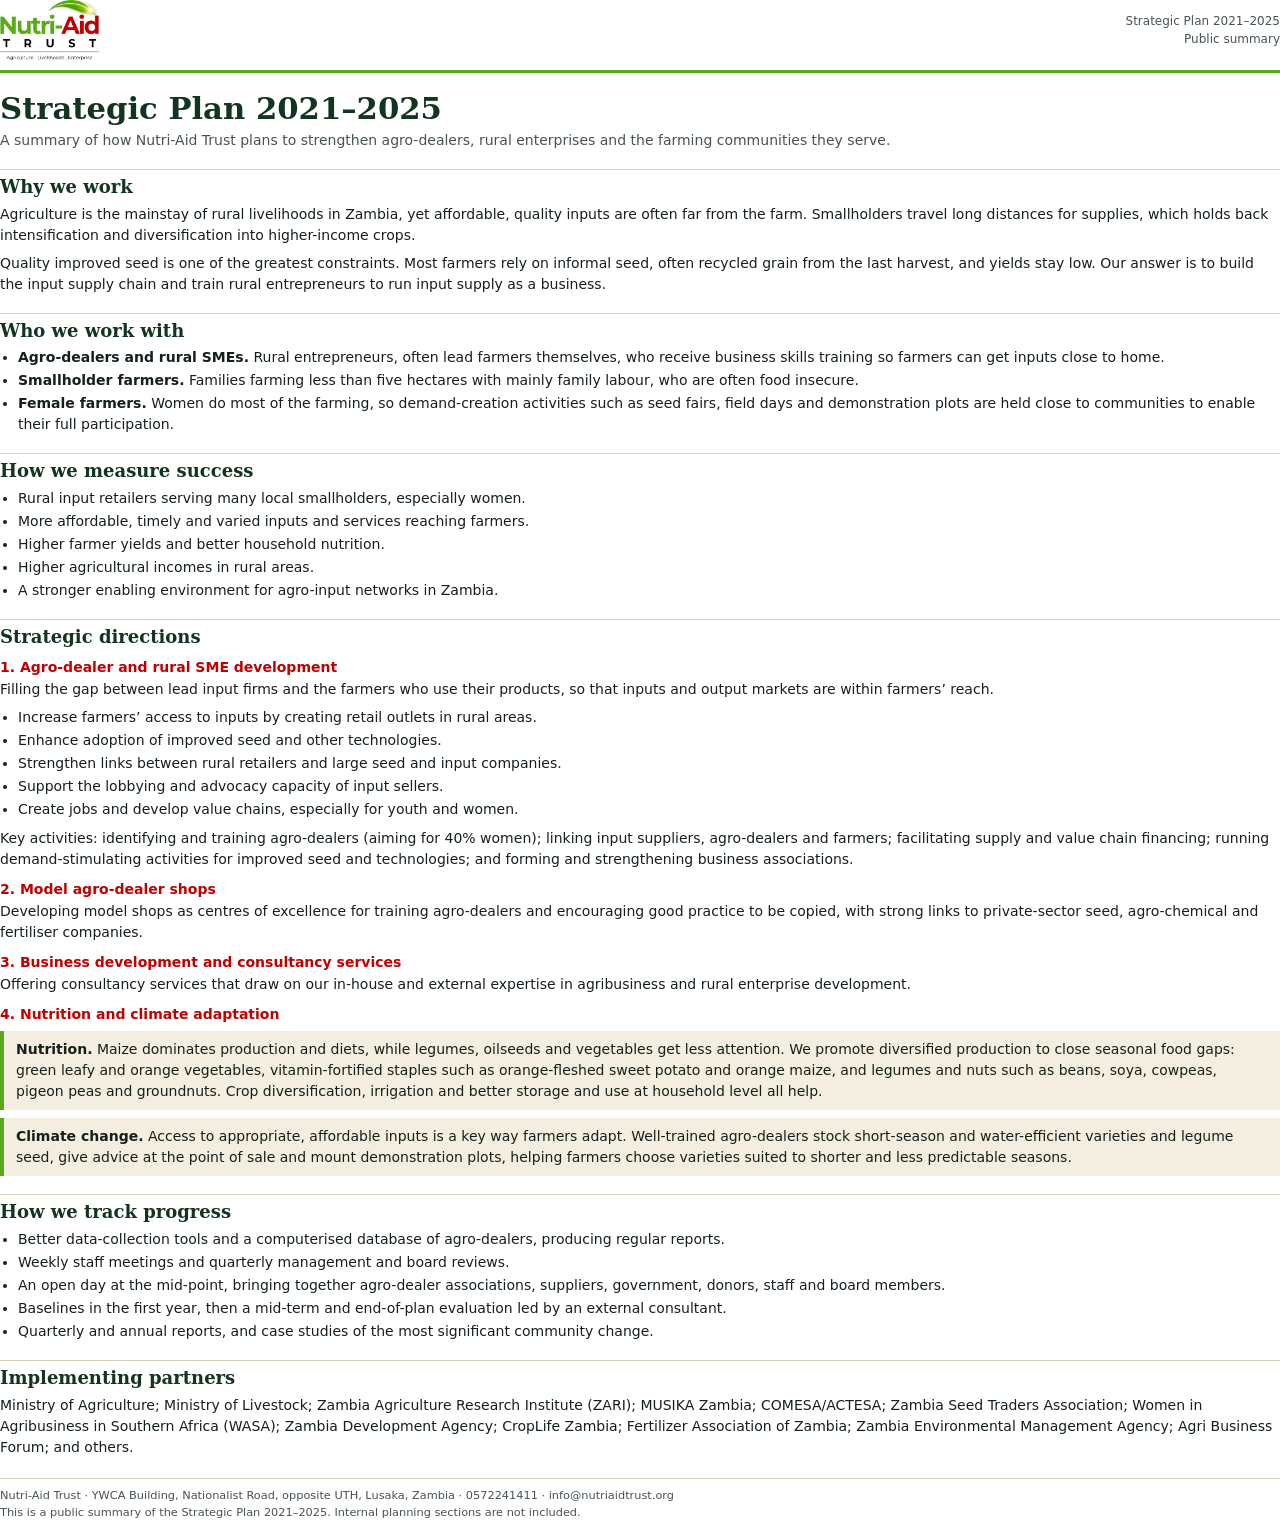
<file: docs-src/strategic-plan-summary.html>
<!doctype html>
<html lang="en"><head><meta charset="utf-8"><title>Nutri-Aid Trust: Strategic Plan 2021-2025 (summary)</title>
<style>
@page { size: A4; margin: 18mm 16mm 18mm; }
* { box-sizing: border-box; }
body { font: 10.5pt/1.5 "DejaVu Sans", Arial, sans-serif; color: #15201a; margin: 0; }
header { display: flex; align-items: center; justify-content: space-between; border-bottom: 3px solid #5aa81e; padding-bottom: 10px; margin-bottom: 18px; }
header img { height: 60px; }
header span { font-size: 9pt; color: #46544b; text-align: right; }
h1 { font: 700 23pt/1.15 "DejaVu Serif", Georgia, serif; color: #12351f; margin: 6px 0 4px; }
.sub { color: #46544b; margin-bottom: 14px; }
h2 { font: 700 13.5pt/1.2 "DejaVu Serif", Georgia, serif; color: #12351f; margin: 18px 0 6px; padding-top: 6px; border-top: 1px solid #d9d1bd; break-after: avoid; }
h3 { font: 700 10.5pt/1.3 "DejaVu Sans", Arial, sans-serif; color: #c00000; margin: 10px 0 3px; break-after: avoid; }
p { margin: 0 0 7px; } ul { margin: 0 0 8px; padding-left: 18px; } li { margin-bottom: 2px; }
.box { background: #f4eee0; border-left: 4px solid #5aa81e; padding: 8px 12px; margin: 8px 0; break-inside: avoid; }
footer { margin-top: 20px; padding-top: 8px; border-top: 1px solid #d9d1bd; font-size: 8.5pt; color: #46544b; }
</style></head><body>
<header><img src="../assets/img/logo.png" alt="Nutri-Aid Trust"><span>Strategic Plan 2021&ndash;2025<br>Public summary</span></header>
<h1>Strategic Plan 2021&ndash;2025</h1>
<p class="sub">A summary of how Nutri-Aid Trust plans to strengthen agro-dealers, rural enterprises and the farming communities they serve.</p>

<h2>Why we work</h2>
<p>Agriculture is the mainstay of rural livelihoods in Zambia, yet affordable, quality inputs are often far from the farm. Smallholders travel long distances for supplies, which holds back intensification and diversification into higher-income crops.</p>
<p>Quality improved seed is one of the greatest constraints. Most farmers rely on informal seed, often recycled grain from the last harvest, and yields stay low. Our answer is to build the input supply chain and train rural entrepreneurs to run input supply as a business.</p>

<h2>Who we work with</h2>
<ul>
<li><b>Agro-dealers and rural SMEs.</b> Rural entrepreneurs, often lead farmers themselves, who receive business skills training so farmers can get inputs close to home.</li>
<li><b>Smallholder farmers.</b> Families farming less than five hectares with mainly family labour, who are often food insecure.</li>
<li><b>Female farmers.</b> Women do most of the farming, so demand-creation activities such as seed fairs, field days and demonstration plots are held close to communities to enable their full participation.</li>
</ul>

<h2>How we measure success</h2>
<ul>
<li>Rural input retailers serving many local smallholders, especially women.</li>
<li>More affordable, timely and varied inputs and services reaching farmers.</li>
<li>Higher farmer yields and better household nutrition.</li>
<li>Higher agricultural incomes in rural areas.</li>
<li>A stronger enabling environment for agro-input networks in Zambia.</li>
</ul>

<h2>Strategic directions</h2>
<h3>1. Agro-dealer and rural SME development</h3>
<p>Filling the gap between lead input firms and the farmers who use their products, so that inputs and output markets are within farmers&rsquo; reach.</p>
<ul>
<li>Increase farmers&rsquo; access to inputs by creating retail outlets in rural areas.</li>
<li>Enhance adoption of improved seed and other technologies.</li>
<li>Strengthen links between rural retailers and large seed and input companies.</li>
<li>Support the lobbying and advocacy capacity of input sellers.</li>
<li>Create jobs and develop value chains, especially for youth and women.</li>
</ul>
<p>Key activities: identifying and training agro-dealers (aiming for 40% women); linking input suppliers, agro-dealers and farmers; facilitating supply and value chain financing; running demand-stimulating activities for improved seed and technologies; and forming and strengthening business associations.</p>

<h3>2. Model agro-dealer shops</h3>
<p>Developing model shops as centres of excellence for training agro-dealers and encouraging good practice to be copied, with strong links to private-sector seed, agro-chemical and fertiliser companies.</p>

<h3>3. Business development and consultancy services</h3>
<p>Offering consultancy services that draw on our in-house and external expertise in agribusiness and rural enterprise development.</p>

<h3>4. Nutrition and climate adaptation</h3>
<div class="box"><b>Nutrition.</b> Maize dominates production and diets, while legumes, oilseeds and vegetables get less attention. We promote diversified production to close seasonal food gaps: green leafy and orange vegetables, vitamin-fortified staples such as orange-fleshed sweet potato and orange maize, and legumes and nuts such as beans, soya, cowpeas, pigeon peas and groundnuts. Crop diversification, irrigation and better storage and use at household level all help.</div>
<div class="box"><b>Climate change.</b> Access to appropriate, affordable inputs is a key way farmers adapt. Well-trained agro-dealers stock short-season and water-efficient varieties and legume seed, give advice at the point of sale and mount demonstration plots, helping farmers choose varieties suited to shorter and less predictable seasons.</div>

<h2>How we track progress</h2>
<ul>
<li>Better data-collection tools and a computerised database of agro-dealers, producing regular reports.</li>
<li>Weekly staff meetings and quarterly management and board reviews.</li>
<li>An open day at the mid-point, bringing together agro-dealer associations, suppliers, government, donors, staff and board members.</li>
<li>Baselines in the first year, then a mid-term and end-of-plan evaluation led by an external consultant.</li>
<li>Quarterly and annual reports, and case studies of the most significant community change.</li>
</ul>

<h2>Implementing partners</h2>
<p>Ministry of Agriculture; Ministry of Livestock; Zambia Agriculture Research Institute (ZARI); MUSIKA Zambia; COMESA/ACTESA; Zambia Seed Traders Association; Women in Agribusiness in Southern Africa (WASA); Zambia Development Agency; CropLife Zambia; Fertilizer Association of Zambia; Zambia Environmental Management Agency; Agri Business Forum; and others.</p>

<footer>Nutri-Aid Trust &middot; YWCA Building, Nationalist Road, opposite UTH, Lusaka, Zambia &middot; 0572241411 &middot; info@nutriaidtrust.org<br>This is a public summary of the Strategic Plan 2021&ndash;2025. Internal planning sections are not included.</footer>
</body></html>
</file>
<file: assets/css/style.css>
/* Nutri-Aid Trust — design tokens + styles. Edit tokens first; everything keys off them. */
:root {
  --forest-900: #0c2417;
  --forest-800: #12351f;
  --forest-700: #1b4a2c;
  --leaf: #5aa81e;          /* brand green (logo) */
  --leaf-soft: #cfe6b4;
  --crimson: #c00000;       /* brand red (logo) */
  --crimson-dark: #9a0b17;
  --cream: #f9f3e8;
  --sand: #efe6d4;
  --ink: #15201a;
  --ink-soft: #46544b;
  --white: #fff;

  --font-display: "Fraunces", Georgia, serif;
  --font-body: "Manrope", system-ui, sans-serif;

  --s1: 4px; --s2: 8px; --s3: 12px; --s4: 16px; --s5: 24px; --s6: 32px; --s7: 48px; --s8: 72px; --s9: 112px;
  --radius: 14px;
  --shadow: 0 18px 50px -20px rgba(12, 36, 23, .45);
  --wrap: 1180px;
  --ease: cubic-bezier(.2, .7, .2, 1);
}

*, *::before, *::after { box-sizing: border-box; }
html { scroll-behavior: smooth; }
body {
  margin: 0; background: var(--cream); color: var(--ink);
  font: 400 1.0625rem/1.65 var(--font-body); -webkit-font-smoothing: antialiased; overflow-x: clip;
}
img, svg { max-width: 100%; display: block; }
a { color: inherit; }
h1, h2, h3 { font-family: var(--font-display); font-weight: 500; line-height: 1.08; margin: 0; text-wrap: balance; letter-spacing: -.015em; }
p { margin: 0; text-wrap: pretty; }
:focus-visible { outline: 3px solid var(--leaf); outline-offset: 3px; border-radius: 4px; }
.skip { position: absolute; left: -999px; top: 8px; background: var(--white); padding: 8px 14px; z-index: 100; }
.skip:focus { left: 8px; }
.wrap { width: min(var(--wrap), 100% - 2 * var(--s5)); margin-inline: auto; }
.eyebrow { font: 700 .78rem/1 var(--font-body); letter-spacing: .18em; text-transform: uppercase; color: var(--crimson); display: inline-flex; align-items: center; gap: 10px; }
.eyebrow::before { content: ""; width: 28px; height: 2px; background: currentColor; }
.on-dark .eyebrow { color: var(--leaf-soft); }
.lede { font-size: 1.2rem; color: var(--ink-soft); max-width: 58ch; }
.on-dark .lede { color: rgba(255,255,255,.8); }

/* Buttons */
.btn { display: inline-flex; align-items: center; gap: 10px; padding: 14px 26px; min-height: 48px; border-radius: 999px; font-weight: 700; font-size: .95rem; text-decoration: none; border: 2px solid transparent; transition: transform .25s var(--ease), background .25s, color .25s, border-color .25s; cursor: pointer; }
.btn:hover { transform: translateY(-2px); }
.btn-primary { background: var(--crimson); color: var(--white); }
.btn-primary:hover { background: var(--crimson-dark); }
.btn-ghost { border-color: rgba(255,255,255,.55); color: var(--white); }
.btn-ghost:hover { background: var(--white); color: var(--forest-900); }
.btn-dark { background: var(--forest-900); color: var(--white); }
.btn-dark:hover { background: var(--forest-700); }
.btn .arr { transition: transform .25s var(--ease); }
.btn:hover .arr { transform: translateX(4px); }

/* Header */
.site-header { position: fixed; inset: 0 0 auto 0; z-index: 50; }
.nav { position: relative; isolation: isolate; display: flex; align-items: center; justify-content: space-between; gap: var(--s5); padding: 6px max(20px, calc((100% - var(--wrap)) / 2)); width: 100%; }
/* Glass lives on a pseudo-element so the mobile menu overlay (position: fixed) isn't trapped by backdrop-filter */
.nav::before { content: ""; position: absolute; inset: 0; z-index: -1; border-radius: 0; background: rgba(249,243,232,.72); -webkit-backdrop-filter: blur(18px) saturate(1.6); backdrop-filter: blur(18px) saturate(1.6); border-bottom: 1px solid rgba(255,255,255,.55); box-shadow: 0 10px 30px -14px rgba(0,0,0,.5); transition: background .3s; }
.scrolled .nav::before { background: rgba(249,243,232,.86); }
@supports not (backdrop-filter: blur(1px)) { .nav::before { background: rgba(249,243,232,.96); } }
.brand img { height: 88px; width: auto; }
.nav-links { display: flex; align-items: center; gap: var(--s6); list-style: none; margin: 0; padding: 0; }
.nav-links a { text-decoration: none; font-weight: 700; font-size: .95rem; position: relative; padding: 6px 0; color: var(--ink); }
.nav-links a:not(.btn)::after { content: ""; position: absolute; left: 0; right: 0; bottom: 0; height: 2px; background: var(--leaf); transform: scaleX(0); transform-origin: left; transition: transform .3s var(--ease); }
.nav-links a:not(.btn):hover::after, .nav-links a[aria-current="page"]::after { transform: scaleX(1); }
.nav-links .btn { color: var(--white); padding: 10px 22px; min-height: 44px; }
.menu-btn { display: none; width: 48px; height: 48px; border: 0; border-radius: 50%; background: rgba(12,36,23,.08); cursor: pointer; position: relative; }
.menu-btn span, .menu-btn span::before, .menu-btn span::after { position: absolute; left: 13px; width: 22px; height: 2px; background: var(--forest-900); content: ""; transition: transform .3s var(--ease), opacity .2s; }
.menu-btn span { top: 23px; } .menu-btn span::before { left: 0; top: -7px; } .menu-btn span::after { left: 0; top: 7px; }
.menu-btn[aria-expanded="true"] span { background: transparent; }
.menu-btn[aria-expanded="true"] span::before { transform: translateY(7px) rotate(45deg); }
.menu-btn[aria-expanded="true"] span::after { transform: translateY(-7px) rotate(-45deg); }

/* Hero */
.hero { position: relative; min-height: calc(100svh + 72px); display: grid; align-items: end; color: var(--white); background: var(--forest-900); overflow: hidden; isolation: isolate; }
.hero-bg { position: absolute; inset: -8% 0; z-index: -3; background: url("../img/field.jpg") center/cover; will-change: transform; }
.hero::before { content: ""; position: absolute; inset: 0; z-index: -2; background: linear-gradient(180deg, rgba(12,36,23,.55) 0%, rgba(12,36,23,.35) 35%, rgba(12,36,23,.92) 100%), linear-gradient(90deg, rgba(12,36,23,.7), transparent 70%); }
.hero-rows { position: absolute; inset: 0; z-index: -1; background: url("../img/rows.svg") center bottom/cover; pointer-events: none; }
.hero-inner { padding: 150px 0 calc(var(--s8) + 72px); display: grid; gap: var(--s6); }
.hero h1 { font-size: clamp(2.7rem, min(7.2vw, 11.5vh), 6rem); max-width: 14ch; font-weight: 400; }
.hero h1 em { font-style: italic; color: var(--leaf-soft); }
.hero .lede { color: rgba(255,255,255,.88); }
.hero-cta { display: flex; flex-wrap: wrap; gap: var(--s3); }
.hero-badge { position: absolute; right: 4vw; bottom: 150px; width: 128px; height: 128px; animation: spin 28s linear infinite; opacity: .9; }
.hero-badge text { font: 700 11.5px var(--font-body); letter-spacing: .24em; fill: var(--leaf-soft); text-transform: uppercase; }
@keyframes spin { to { transform: rotate(360deg); } }
.scroll-cue { position: absolute; left: 50%; bottom: 24px; width: 1px; height: 52px; background: linear-gradient(var(--white), transparent); transform-origin: top; animation: cue 2.2s var(--ease) infinite; }
@keyframes cue { 0% { transform: scaleY(0); } 60% { transform: scaleY(1); } 100% { transform: scaleY(1); opacity: 0; } }

/* Load-in */
.rise { opacity: 0; transform: translateY(26px); animation: rise .9s var(--ease) forwards; animation-delay: calc(var(--i, 0) * 110ms + 150ms); }
@keyframes rise { to { opacity: 1; transform: none; } }

/* Stats (glass band over hero) */
.stats { position: relative; margin-top: -72px; z-index: 5; }
.stats-grid { display: grid; grid-template-columns: repeat(5, 1fr); background: var(--forest-800); color: var(--white); border-radius: var(--radius); box-shadow: var(--shadow); overflow: hidden; }
.stat { padding: var(--s6) var(--s5); border-left: 1px solid rgba(255,255,255,.12); }
.stat:first-child { border-left: 0; }
.stat b { display: block; font: 500 clamp(2rem, 3.4vw, 3rem)/1 var(--font-display); color: var(--white); font-variant-numeric: tabular-nums; }
.stat b i { font-style: normal; color: var(--leaf); }
.stat > span { display: block; margin-top: var(--s2); font-size: .74rem; letter-spacing: .16em; text-transform: uppercase; color: rgba(255,255,255,.7); font-weight: 700; }

/* Sections */
section { position: relative; }
.section { padding: var(--s9) 0; }
.section-head { display: grid; gap: var(--s4); margin-bottom: var(--s7); max-width: 760px; }
.section-head h2 { font-size: clamp(2rem, 4.4vw, 3.5rem); }

/* Story */
.story { display: grid; grid-template-columns: 1.05fr 1fr; gap: var(--s8); align-items: center; }
.story h2 { font-size: clamp(2rem, 4.2vw, 3.4rem); margin: var(--s4) 0 var(--s5); }
.story p + p { margin-top: var(--s4); }
.story .btn { margin-top: var(--s6); }
.collage { position: relative; aspect-ratio: 4/5; max-width: 520px; justify-self: center; width: 100%; }
.collage .a { position: absolute; inset: 0 14% 12% 0; border-radius: var(--radius) var(--radius) 200px var(--radius); background: url("../img/training.jpg") center/cover; box-shadow: var(--shadow); }
.collage .b { position: absolute; right: 0; bottom: 0; width: 46%; aspect-ratio: 1; border-radius: 50%; background: var(--crimson); color: var(--white); display: grid; place-items: center; text-align: center; padding: var(--s4); font: 500 1rem/1.2 var(--font-display); box-shadow: var(--shadow); }
.collage .b strong { display: block; font-size: 2.6rem; font-weight: 500; }
.collage .leaf { position: absolute; left: -22px; bottom: 8%; width: 84px; color: var(--leaf); }

/* Expertise */
.expertise { background: var(--forest-900); color: var(--white); overflow: hidden; }
.contours { position: absolute; inset: 0; background: url("../img/contours.svg") center/cover; pointer-events: none; }
.pillars { display: grid; grid-template-columns: repeat(6, 1fr); gap: var(--s4); position: relative; }
.pillar { grid-column: span 2; padding: var(--s6); border-radius: var(--radius); background: rgba(255,255,255,.05); border: 1px solid rgba(255,255,255,.12); backdrop-filter: blur(6px); transition: transform .35s var(--ease), background .35s, border-color .35s; }
.pillar:nth-child(4), .pillar:nth-child(5) { grid-column: span 3; }
.pillar:hover { transform: translateY(-6px); background: rgba(255,255,255,.09); border-color: var(--leaf); }
.pillar .no { font: 400 .85rem var(--font-display); color: var(--leaf); letter-spacing: .1em; }
.pillar svg { width: 44px; height: 44px; color: var(--leaf-soft); margin: var(--s4) 0; }
.pillar h3 { font-size: 1.5rem; margin-bottom: var(--s3); }
.pillar p { color: rgba(255,255,255,.75); font-size: .98rem; }

/* Value chain diagram */
.chain { background: var(--sand); }
.chain-wrap { display: grid; grid-template-columns: .8fr 1.2fr; gap: var(--s8); align-items: center; }
.chain h2 { font-size: clamp(2rem, 4vw, 3.2rem); margin: var(--s4) 0; }
.chain svg { width: 100%; height: auto; }
.flow { stroke-dasharray: 6 8; animation: dash 1.6s linear infinite; }
@keyframes dash { to { stroke-dashoffset: -28; } }
.node-label { font: 700 13px var(--font-body); fill: var(--forest-900); }
.node-sub { font: 500 11px var(--font-body); fill: var(--ink-soft); }

/* Marquee */
.marquee { background: var(--crimson); color: var(--white); overflow: hidden; padding: var(--s4) 0; }
.marquee-track { display: flex; gap: var(--s7); width: max-content; animation: marquee 40s linear infinite; font: 400 1.5rem var(--font-display); font-style: italic; white-space: nowrap; }
.marquee-track span::after { content: "✦"; margin-left: var(--s7); font-style: normal; color: var(--leaf-soft); }
@keyframes marquee { to { transform: translateX(-50%); } }

/* CTA */
.cta { background: var(--forest-800); color: var(--white); text-align: center; overflow: hidden; }
.cta .wrap { display: grid; gap: var(--s5); justify-items: center; }
.cta h2 { font-size: clamp(2.2rem, 5vw, 4.2rem); max-width: 18ch; }
.cta h2 em { color: var(--leaf-soft); }

/* Footer */
.site-footer { background: var(--forest-900); color: rgba(255,255,255,.75); padding: var(--s8) 0 var(--s5); font-size: .95rem; }
.foot-grid { display: grid; grid-template-columns: 1.4fr 1fr 1fr 1fr; gap: var(--s7); padding-bottom: var(--s7); border-bottom: 1px solid rgba(255,255,255,.14); }
.foot-grid img { height: 96px; width: auto; background: var(--cream); border-radius: 10px; padding: 8px 12px; margin-bottom: var(--s4); }
.foot-grid h4 { margin: 0 0 var(--s4); color: var(--white); font: 700 .78rem var(--font-body); letter-spacing: .18em; text-transform: uppercase; }
.foot-grid ul { list-style: none; margin: 0; padding: 0; display: grid; gap: var(--s2); }
.foot-grid a { text-decoration: none; } .foot-grid a:hover { color: var(--leaf-soft); text-decoration: underline; }
.foot-base { display: flex; justify-content: space-between; flex-wrap: wrap; gap: var(--s3); padding-top: var(--s5); font-size: .85rem; }

/* Inner pages */
.page-hero { background: var(--forest-900); color: var(--white); padding: 170px 0 var(--s8); position: relative; overflow: hidden; isolation: isolate; }
.page-hero .contours { z-index: -1; }
.page-hero h1 { font-size: clamp(2.6rem, 6vw, 4.8rem); margin: var(--s4) 0; font-weight: 400; }
.chips { display: flex; flex-wrap: wrap; gap: var(--s2); margin-bottom: var(--s6); }
.chip { padding: 8px 18px; border-radius: 999px; border: 1.5px solid var(--forest-900); font-weight: 700; font-size: .85rem; background: none; cursor: pointer; min-height: 40px; font-family: inherit; color: var(--ink); }
.chip[aria-pressed="true"] { background: var(--forest-900); color: var(--white); }
.grid-3 { display: grid; grid-template-columns: repeat(3, 1fr); gap: var(--s5); }
.card { background: var(--white); border-radius: var(--radius); overflow: hidden; box-shadow: 0 1px 0 rgba(12,36,23,.08), var(--shadow); transition: transform .35s var(--ease); }
.card:hover { transform: translateY(-6px); }
.slot { aspect-ratio: 4/3; display: grid; place-items: center; text-align: center; padding: var(--s4); background: repeating-linear-gradient(135deg, var(--sand) 0 14px, var(--cream) 14px 28px); color: var(--ink-soft); font: 700 .78rem var(--font-body); letter-spacing: .12em; text-transform: uppercase; }
.slot.portrait { aspect-ratio: 3/4; }
.slot.square { aspect-ratio: 1; }
.card-body { padding: var(--s5); display: grid; gap: var(--s2); }
.card-body h3 { font-size: 1.35rem; }
.tag { justify-self: start; font: 700 .7rem var(--font-body); letter-spacing: .14em; text-transform: uppercase; padding: 4px 10px; border-radius: 999px; background: var(--leaf-soft); color: var(--forest-900); }
.card-body p { font-size: .95rem; color: var(--ink-soft); }
.masonry { columns: 3; column-gap: var(--s4); }
.masonry > * { break-inside: avoid; margin-bottom: var(--s4); border-radius: var(--radius); overflow: hidden; }
.note { margin-top: var(--s7); padding: var(--s5); border: 1.5px dashed var(--ink-soft); border-radius: var(--radius); color: var(--ink-soft); font-size: .92rem; }

/* Reveal on scroll */
.reveal { opacity: 0; transform: translateY(34px); transition: opacity .8s var(--ease), transform .8s var(--ease); transition-delay: calc(var(--i, 0) * 90ms); }
.reveal.in { opacity: 1; transform: none; }

/* Responsive */
@media (max-width: 1024px) {
  .stats-grid { grid-template-columns: repeat(3, 1fr); }
  .stat:nth-child(4) { border-left: 0; }
  .stat:nth-child(n+4) { border-top: 1px solid rgba(255,255,255,.12); }
  .story, .chain-wrap { grid-template-columns: 1fr; gap: var(--s7); }
  .pillars { grid-template-columns: repeat(2, 1fr); }
  .pillar, .pillar:nth-child(4), .pillar:nth-child(5) { grid-column: auto; }
  .grid-3 { grid-template-columns: repeat(2, 1fr); }
  .masonry { columns: 2; }
  .foot-grid { grid-template-columns: 1fr 1fr; }
  .hero-badge { display: none; }
}
@media (max-width: 860px) {
  .menu-btn { display: block; }
  .nav { padding: 4px 16px; }
  .brand img { height: 66px; }
  .nav-links { position: fixed; inset: 0; background: var(--cream); flex-direction: column; justify-content: center; gap: var(--s5); opacity: 0; visibility: hidden; transform: translateY(-12px); transition: .35s var(--ease); }
  .nav-links.open { opacity: 1; visibility: visible; transform: none; }
  .nav-links a { font: 400 2rem var(--font-display); }
  .nav-links .btn { font: 700 1rem var(--font-body); color: var(--white); }
  .menu-btn { z-index: 60; position: relative; }
  .brand { position: relative; z-index: 60; }
}
@media (max-width: 600px) {
  .section { padding: var(--s8) 0; }
  .stats-grid { grid-template-columns: repeat(2, 1fr); }
  .stat:nth-child(odd) { border-left: 0; }
  .stat:nth-child(n+3) { border-top: 1px solid rgba(255,255,255,.12); }
  .stat:nth-child(4) { border-left: 1px solid rgba(255,255,255,.12); }
  .stat:last-child { grid-column: span 2; }
  .pillars, .grid-3 { grid-template-columns: 1fr; }
  .masonry { columns: 1; }
  .foot-grid { grid-template-columns: 1fr; gap: var(--s6); }
  .hero-inner { padding-bottom: 110px; }
}
@media (prefers-reduced-motion: reduce) {
  *, *::before, *::after { animation: none !important; transition: none !important; scroll-behavior: auto !important; }
  .rise, .reveal { opacity: 1; transform: none; }
}

/* Leadership */
.person .avatar { aspect-ratio: 4/5; display: grid; place-items: center; position: relative; overflow: hidden; background: radial-gradient(circle at 30% 20%, var(--forest-700), var(--forest-900)); }
.person .avatar::before { content: ""; position: absolute; inset: 0; background: url("../img/contours.svg") center/cover; opacity: .9; }
.person .avatar span { position: relative; font: 400 clamp(4rem, 9vw, 6.5rem)/1 var(--font-display); font-style: italic; color: var(--leaf-soft); }
.person .card-body { gap: var(--s3); }
.person h3 { font-size: 1.5rem; }
.person .tag { background: var(--forest-900); color: var(--white); letter-spacing: .08em; text-transform: none; font-size: .78rem; }
.note code { font-size: .88em; background: var(--sand); padding: 1px 6px; border-radius: 4px; }
</file>
<file: assets/css/motion.css>
/* Splash screen + site-wide motion. Loaded after style.css. */

/* ---------- Splash (home only, once per session) ---------- */
.splash { display: none; position: fixed; inset: 0; z-index: 200; cursor: pointer; }
.splash-active .splash { display: block; }
.splash-active body { overflow: hidden; }
.splash-panel { position: absolute; left: 0; right: 0; height: 50.2%; background: var(--cream); transition: transform 1.05s cubic-bezier(.8, 0, .15, 1); }
.splash-panel.top { top: 0; } .splash-panel.bottom { bottom: 0; }
.splash-panel::after { content: ""; position: absolute; left: 0; right: 0; height: 3px; background: var(--leaf); opacity: 0; transition: opacity .2s; }
.splash.open .splash-panel::after { opacity: 1; }
.splash-panel.top::after { bottom: 0; } .splash-panel.bottom::after { top: 0; }
.splash.open .splash-panel.top { transform: translateY(-101%); }
.splash.open .splash-panel.bottom { transform: translateY(101%); }
.splash-center { position: absolute; inset: 0; display: grid; place-content: center; justify-items: center; gap: var(--s5); transition: opacity .35s, transform .6s var(--ease); }
.splash.open .splash-center { opacity: 0; transform: scale(1.06); }
.splash-logo { width: min(380px, 70vw); height: auto; opacity: 0; clip-path: inset(0 100% 0 0); animation: logoWipe 1.3s .25s cubic-bezier(.7, 0, .2, 1) forwards; }
@keyframes logoWipe { to { opacity: 1; clip-path: inset(0 0 0 0); } }
.splash-bar { width: min(380px, 70vw); height: 3px; background: rgba(12, 36, 23, .12); overflow: hidden; border-radius: 2px; }
.splash-bar i { display: block; height: 100%; width: 100%; background: linear-gradient(90deg, var(--leaf), var(--crimson)); transform: scaleX(0); transform-origin: left; animation: fill 2.1s .2s cubic-bezier(.6, 0, .2, 1) forwards; }
@keyframes fill { to { transform: scaleX(1); } }
.splash-meta { display: flex; justify-content: space-between; width: min(380px, 70vw); font: 700 .72rem var(--font-body); letter-spacing: .2em; text-transform: uppercase; color: var(--ink-soft); }
.splash-count { font-variant-numeric: tabular-nums; color: var(--forest-900); }
.splash-active .rise { animation-play-state: paused; }

/* ---------- Motion throughout ---------- */
.scroll-progress { position: fixed; top: 0; left: 0; height: 3px; width: 100%; background: linear-gradient(90deg, var(--leaf), var(--crimson)); transform: scaleX(0); transform-origin: left; z-index: 60; pointer-events: none; }
.hero-bg { animation: kenburns 24s ease-out forwards; }
@keyframes kenburns { from { scale: 1.12; } to { scale: 1; } }

/* word-by-word headline reveal */
.w { display: inline-block; overflow: hidden; vertical-align: top; padding-bottom: .12em; margin-bottom: -.12em; }
.w > span { display: inline-block; transform: translateY(105%); transition: transform .9s var(--ease); transition-delay: calc(var(--k) * 55ms); }
.in .w > span, .in.w > span { transform: none; }

/* image unveil */
.collage .a { clip-path: inset(0 0 100% 0); transition: clip-path 1.3s cubic-bezier(.7, 0, .2, 1) .15s; }
.collage.in .a { clip-path: inset(0 0 0 0); }
.collage .b { transform: scale(0); transition: transform .8s cubic-bezier(.3, 1.5, .5, 1) .9s; }
.collage.in .b { transform: none; }
.collage .leaf { transform-origin: bottom left; transform: scale(0) rotate(-40deg); transition: transform .9s var(--ease) 1.2s; }
.collage.in .leaf { transform: none; }

/* pillar icons draw themselves */
.pillar svg path { stroke-dasharray: 1; stroke-dashoffset: 1; transition: stroke-dashoffset 1.6s ease .3s; }
.pillar.in svg path { stroke-dashoffset: 0; }

/* diagram: nodes pop in, farmers pulse */
.chain svg g { transform-box: fill-box; transform-origin: center; transition: transform .8s cubic-bezier(.3, 1.4, .5, 1), opacity .6s; }
.chain .reveal:not(.in) svg g { transform: scale(.4); opacity: 0; }
.chain svg g:nth-of-type(2) { transition-delay: .25s; }
.chain svg g:nth-of-type(3) { transition-delay: .5s; }
.pulse { fill: none; stroke: var(--leaf); stroke-width: 2; transform-box: fill-box; transform-origin: center; animation: pulse 2.8s ease-out infinite; }
.pulse.p2 { animation-delay: 1.4s; }
@keyframes pulse { from { transform: scale(1); opacity: .8; } to { transform: scale(1.7); opacity: 0; } }

/* buttons: light sweep; marquee pauses on hover; initials tilt */
.btn-primary { position: relative; overflow: hidden; }
.btn-primary::after { content: ""; position: absolute; inset: 0; background: linear-gradient(110deg, transparent 30%, rgba(255, 255, 255, .35) 50%, transparent 70%); transform: translateX(-120%); transition: transform .7s var(--ease); }
.btn-primary:hover::after { transform: translateX(120%); }
.marquee:hover .marquee-track { animation-play-state: paused; }
.person .avatar span { transition: transform .6s var(--ease); }
.card:hover .avatar span { transform: scale(1.12) rotate(-3deg); }

@media (prefers-reduced-motion: reduce) {
  .splash { display: none !important; }
  .w > span, .collage .a, .collage .b, .collage .leaf { transform: none !important; clip-path: none !important; }
  .pillar svg path { stroke-dashoffset: 0; }
  .chain .reveal:not(.in) svg g { transform: none; opacity: 1; }
}
</file>
<file: assets/css/extra.css>
/* Gallery grid, lightbox and contact page. Uses the tokens in style.css. */
.gallery-grid .gcard { margin-inline: 0; padding: 0; background: var(--forest-900); }
.gcard[hidden] { display: none; }
.gbtn { position: relative; display: block; width: 100%; padding: 0; border: 0; background: none; cursor: zoom-in; overflow: hidden; border-radius: var(--radius); }
.gbtn img { width: 100%; height: auto; transition: transform .8s var(--ease); }
.gbtn:hover img { transform: scale(1.05); }
.gbtn span { position: absolute; inset: auto 0 0; padding: 40px 16px 14px; text-align: left; font: 700 .85rem var(--font-body); color: var(--white); background: linear-gradient(0deg, rgba(12,36,23,.85), transparent); transform: translateY(100%); transition: transform .35s var(--ease); }
.gbtn:hover span, .gbtn:focus-visible span { transform: none; }

.lb { position: fixed; inset: 0; z-index: 200; background: rgba(6,18,11,.94); display: flex; align-items: center; justify-content: center; padding: 30px; }
.lb[hidden] { display: none; }
.lb figure { margin: 0; max-width: min(1100px, 86vw); text-align: center; }
.lb img { max-height: 78vh; margin-inline: auto; border-radius: 10px; object-fit: contain; }
.lb figcaption { color: var(--white); margin-top: 14px; }
.lb button { position: absolute; width: 48px; height: 48px; border: 0; border-radius: 50%; background: rgba(255,255,255,.12); color: var(--white); font-size: 2rem; line-height: 1; cursor: pointer; transition: background .25s, color .25s; }
.lb button:hover { background: var(--leaf); color: var(--forest-900); }
.lb-x { top: 20px; right: 20px; } .lb-n { top: 50%; margin-top: -24px; } .lb .prev { left: 20px; } .lb .next { right: 20px; }

.contact-grid { display: grid; grid-template-columns: 1fr 1fr; gap: var(--s8); align-items: start; }
.contact-grid h2 { font-size: clamp(2rem, 4vw, 3rem); margin: var(--s4) 0; }
.info { list-style: none; margin: var(--s6) 0 0; padding: 0; display: grid; gap: var(--s3); }
.info li { display: flex; gap: var(--s4); align-items: center; background: var(--white); padding: var(--s4) var(--s5); border-radius: var(--radius); box-shadow: var(--shadow); }
.info .ico { flex: none; width: 44px; height: 44px; border-radius: 50%; background: var(--forest-900); color: var(--leaf-soft); display: grid; place-items: center; font-size: 1.2rem; }
.info strong { display: block; font-size: .74rem; letter-spacing: .14em; text-transform: uppercase; color: var(--crimson); }
.info a { font-weight: 700; text-decoration: none; word-break: break-word; }
.info a:hover { text-decoration: underline; }
.cform { display: grid; gap: var(--s4); background: var(--white); padding: var(--s6); border-radius: var(--radius); box-shadow: var(--shadow); }
.cform label { display: grid; gap: 6px; font-weight: 700; font-size: .9rem; }
.cform input, .cform select, .cform textarea { font: inherit; font-weight: 400; padding: 12px 14px; border: 1.5px solid #d9d1bd; border-radius: 10px; background: var(--cream); color: var(--ink); }
.cform input:focus, .cform select:focus, .cform textarea:focus { outline: none; border-color: var(--leaf); box-shadow: 0 0 0 3px rgba(90,168,30,.28); }
.cform .btn { justify-content: center; }
.fnote { font-size: .9rem; color: var(--ink-soft); min-height: 1.2em; }
.fnote.err { color: var(--crimson); }
@media (max-width: 820px) { .contact-grid { grid-template-columns: 1fr; gap: var(--s7); } .lb { padding: 16px; } .lb .prev { left: 8px; } .lb .next { right: 8px; } }

/* Partners (home) */
.partners { background: var(--sand); }
.partners-grid { display: grid; grid-template-columns: 1fr 1fr; gap: var(--s8); align-items: center; }
.partner-photo { margin: 0; }
.partner-photo img { width: 100%; height: auto; border-radius: var(--radius) var(--radius) 160px var(--radius); box-shadow: var(--shadow); aspect-ratio: 4/3.4; object-fit: cover; }
.partner-photo figcaption { margin-top: var(--s3); font-size: .85rem; color: var(--ink-soft); }
.partners h2 { font-size: clamp(2rem, 4vw, 3rem); margin: var(--s4) 0; }
.partners p + p { margin-top: var(--s3); color: var(--ink-soft); }
.partner-pills { list-style: none; display: flex; flex-wrap: wrap; gap: var(--s3); margin: var(--s6) 0 0; padding: 0; }
.partner-pills li { background: var(--white); border: 2px solid var(--leaf); color: var(--forest-900); font: 600 1rem var(--font-display); padding: 10px 22px; border-radius: 999px; }
@media (max-width: 820px) { .partners-grid { grid-template-columns: 1fr; gap: var(--s7); } }

/* Content pages: about, careers, projects, impact, leadership */
.nav-links { gap: var(--s5); }
@media (min-width: 861px) { .nav-links li.nav-home { display: none; } }
@media (min-width: 861px) and (max-width: 1180px) { .nav-links { gap: var(--s4); } .nav-links a { font-size: .88rem; } .nav-links .btn { padding: 9px 16px; } .brand img { height: 72px; } }
.tint { background: var(--sand); }
.about-photo { margin: 0; }
.about-photo img { width: 100%; height: auto; aspect-ratio: 4/3.4; object-fit: cover; border-radius: var(--radius) var(--radius) 160px var(--radius); box-shadow: var(--shadow); }
.about-photo figcaption { margin-top: var(--s3); font-size: .85rem; color: var(--ink-soft); }
.mv { display: grid; grid-template-columns: 1fr 1fr; gap: var(--s5); }
.mv-card { background: var(--forest-900); color: var(--white); padding: var(--s7) var(--s6); border-radius: var(--radius); }
.mv-card h3 { color: var(--leaf-soft); font-size: .8rem; letter-spacing: .18em; text-transform: uppercase; font-family: var(--font-body); font-weight: 800; margin-bottom: var(--s4); }
.mv-card p { font: 400 clamp(1.25rem, 2.2vw, 1.7rem)/1.35 var(--font-display); }
.values { list-style: none; margin: var(--s6) 0 0; padding: 0; display: flex; flex-wrap: wrap; gap: var(--s3); }
.values li { background: var(--white); border: 2px solid var(--leaf); border-radius: 999px; padding: 10px 22px; }
.values b { font-family: var(--font-display); font-weight: 600; }
.areas, .regions { display: grid; grid-template-columns: repeat(3, 1fr); gap: var(--s5); }
.regions { grid-template-columns: repeat(4, 1fr); }
.area, .region { background: var(--white); border-radius: var(--radius); padding: var(--s6); box-shadow: 0 1px 0 rgba(12,36,23,.08), var(--shadow); border-top: 4px solid var(--leaf); }
.area h3, .region h3 { font-size: 1.3rem; margin-bottom: var(--s3); }
.area p, .region p { color: var(--ink-soft); font-size: .96rem; }
.regions-note, .impact-note { margin-top: var(--s6); color: var(--ink-soft); }
.impact-note a { text-decoration: underline; text-underline-offset: 3px; }
.roles li { background: var(--white); }
.openings { margin-top: var(--s6); padding: var(--s5); background: var(--sand); border-radius: var(--radius); }
.openings h3 { font-size: 1.2rem; margin-bottom: var(--s2); }
.openings p { color: var(--ink-soft); }
.card > img { width: 100%; height: auto; aspect-ratio: 4/3; object-fit: cover; }
.bandtop { aspect-ratio: 4/3; position: relative; display: flex; align-items: flex-end; padding: var(--s5); background: linear-gradient(150deg, var(--forest-700), var(--forest-900)); overflow: hidden; isolation: isolate; }
.bandtop::before { content: ""; position: absolute; inset: 0; z-index: -1; background: url("../img/contours.svg") center/cover; opacity: .9; }
.bandtop span { font: 400 clamp(1.4rem, 2.4vw, 1.8rem)/1.1 var(--font-display); font-style: italic; color: var(--leaf-soft); }
.meta { list-style: none; margin: var(--s2) 0 0; padding: var(--s3) 0 0; border-top: 1px solid rgba(12,36,23,.12); display: grid; gap: 6px; font-size: .88rem; color: var(--ink-soft); }
.meta b { color: var(--forest-900); font-weight: 800; margin-right: 4px; }
.project[hidden] { display: none; }
.person .photo { width: 100%; aspect-ratio: 4/5; object-fit: cover; object-position: center top; display: block; }
.person .bio { font-size: .92rem; color: var(--ink-soft); line-height: 1.55; }
@media (max-width: 1024px) { .areas { grid-template-columns: repeat(2, 1fr); } .regions { grid-template-columns: repeat(2, 1fr); } }
@media (max-width: 820px) { .mv { grid-template-columns: 1fr; } }
@media (max-width: 600px) { .areas, .regions { grid-template-columns: 1fr; } }

/* Strategy and news */
.plain { list-style: none; margin: var(--s4) 0 0; padding: 0; display: grid; gap: var(--s3); }
.plain li { padding-left: 26px; position: relative; color: var(--ink-soft); }
.plain li::before { content: ""; position: absolute; left: 0; top: .6em; width: 12px; height: 3px; background: var(--leaf); border-radius: 2px; }
.plain b { color: var(--forest-900); }
.mail { color: var(--leaf-soft); text-decoration: underline; text-underline-offset: 3px; font-weight: 700; }
.feeds { display: grid; grid-template-columns: 1fr 1fr; gap: var(--s6); align-items: start; }
.feed { background: var(--white); border-radius: var(--radius); box-shadow: 0 1px 0 rgba(12,36,23,.08), var(--shadow); padding: var(--s5); min-height: 320px; }
.feed-head { display: flex; align-items: center; justify-content: space-between; gap: var(--s3); margin-bottom: var(--s4); flex-wrap: wrap; }
.feed-head h2 { font-size: 1.8rem; }
.feed-head .btn { padding: 10px 20px; min-height: 42px; }
.feed-head .btn[hidden] { display: none; }
.feed-body iframe { display: block; width: 100%; max-width: 100%; border: 0; border-radius: 10px; margin-bottom: var(--s4); }
.feed-empty { color: var(--ink-soft); background: var(--sand); padding: var(--s5); border-radius: var(--radius); }
@media (max-width: 820px) { .feeds { grid-template-columns: 1fr; } }

/* Link card (Facebook) */
.link-card { background: var(--sand); border-radius: var(--radius); padding: var(--s7) var(--s6); display: grid; gap: var(--s4); justify-items: start; }
.link-card-ico { display: grid; place-items: center; width: 56px; height: 56px; border-radius: 50%; background: #1877f2; color: #fff; font: 800 2rem/1 var(--font-body); }
.link-card h3 { font-size: 1.6rem; }
.link-card p { color: var(--ink-soft); max-width: 42ch; }
</file>
